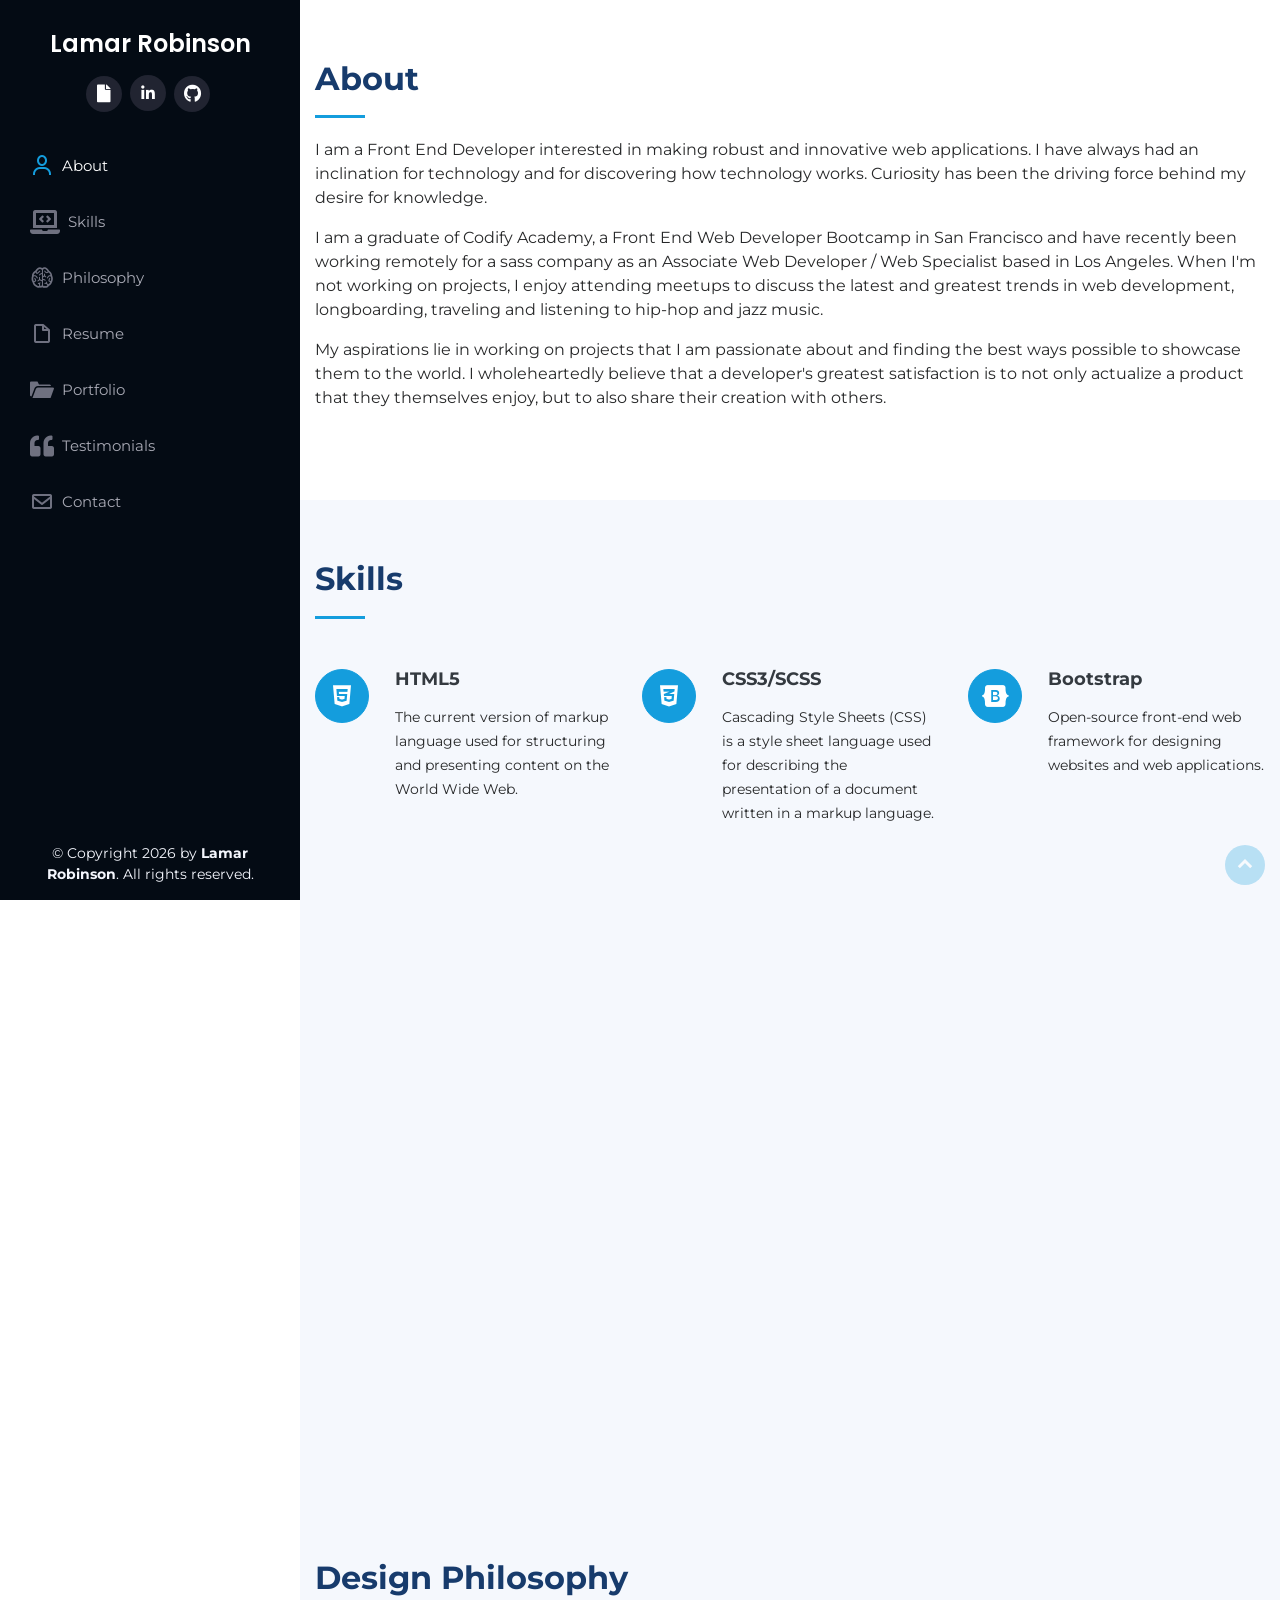
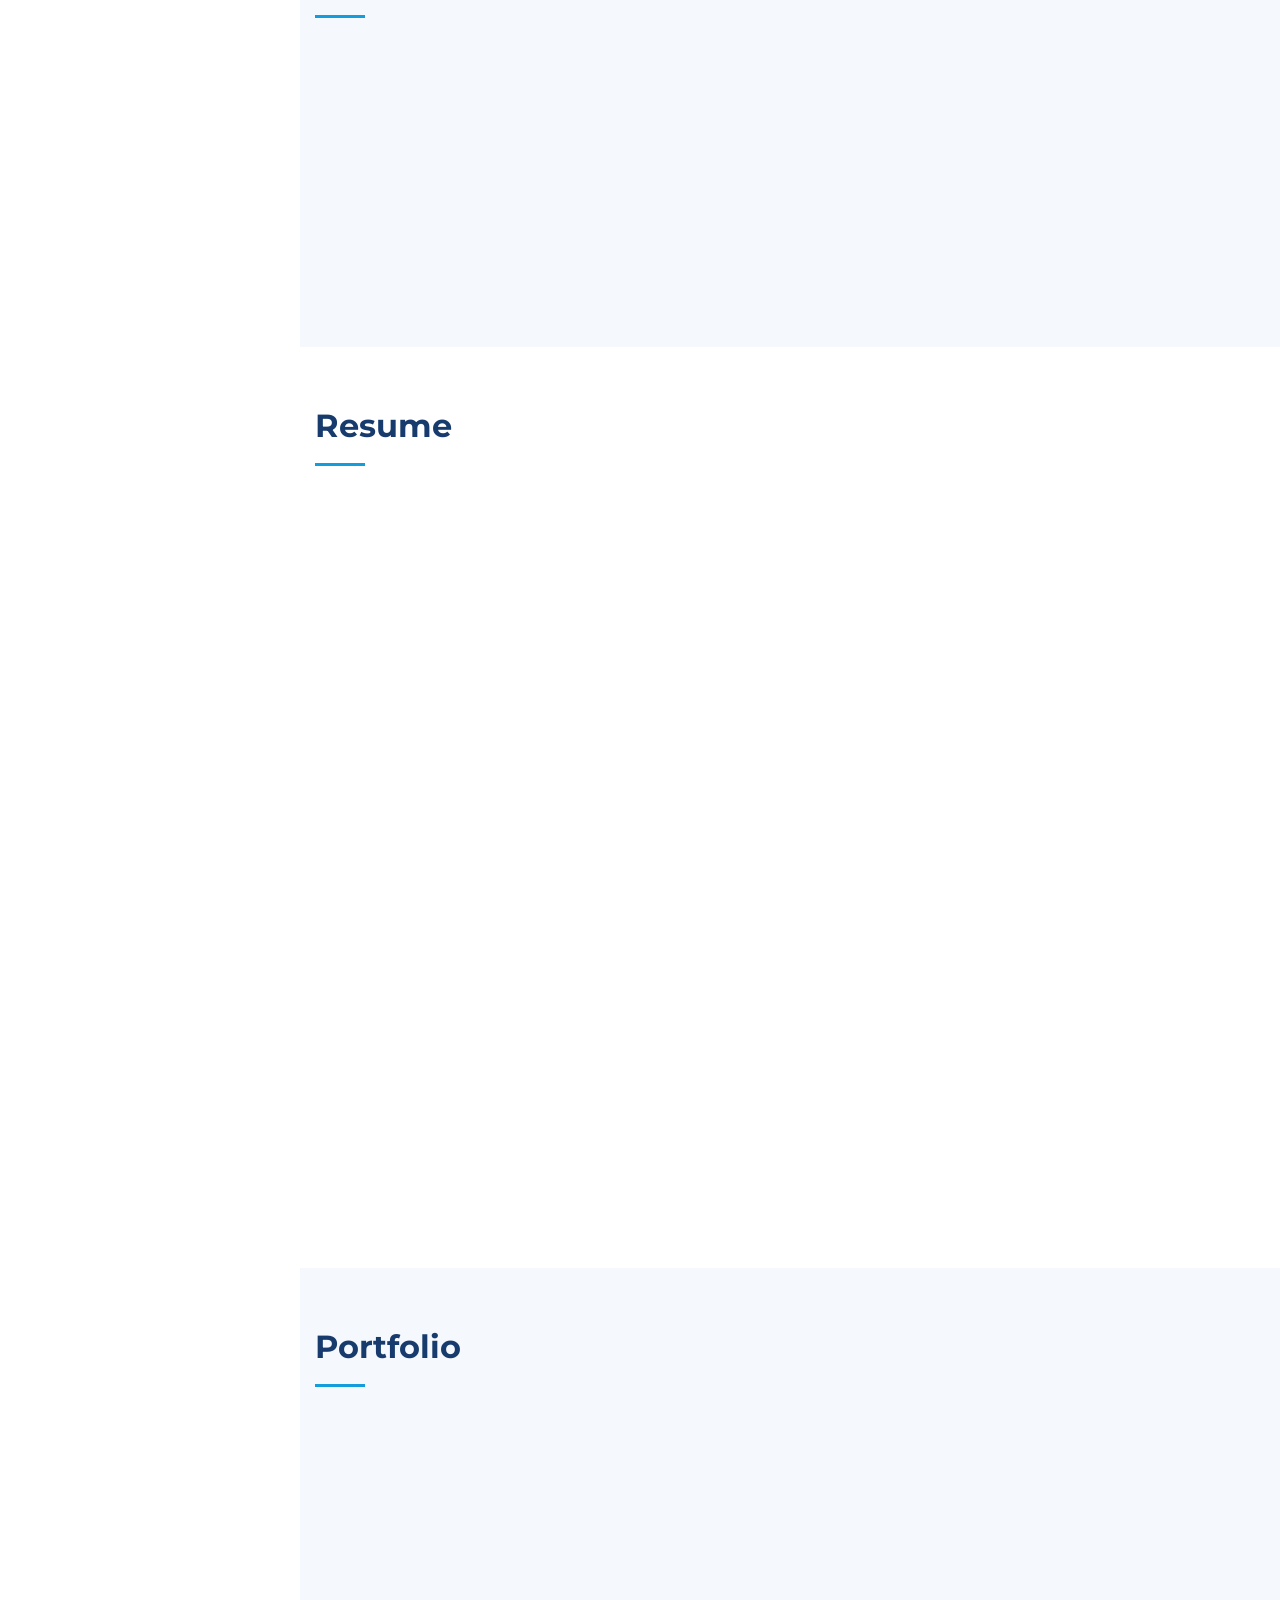
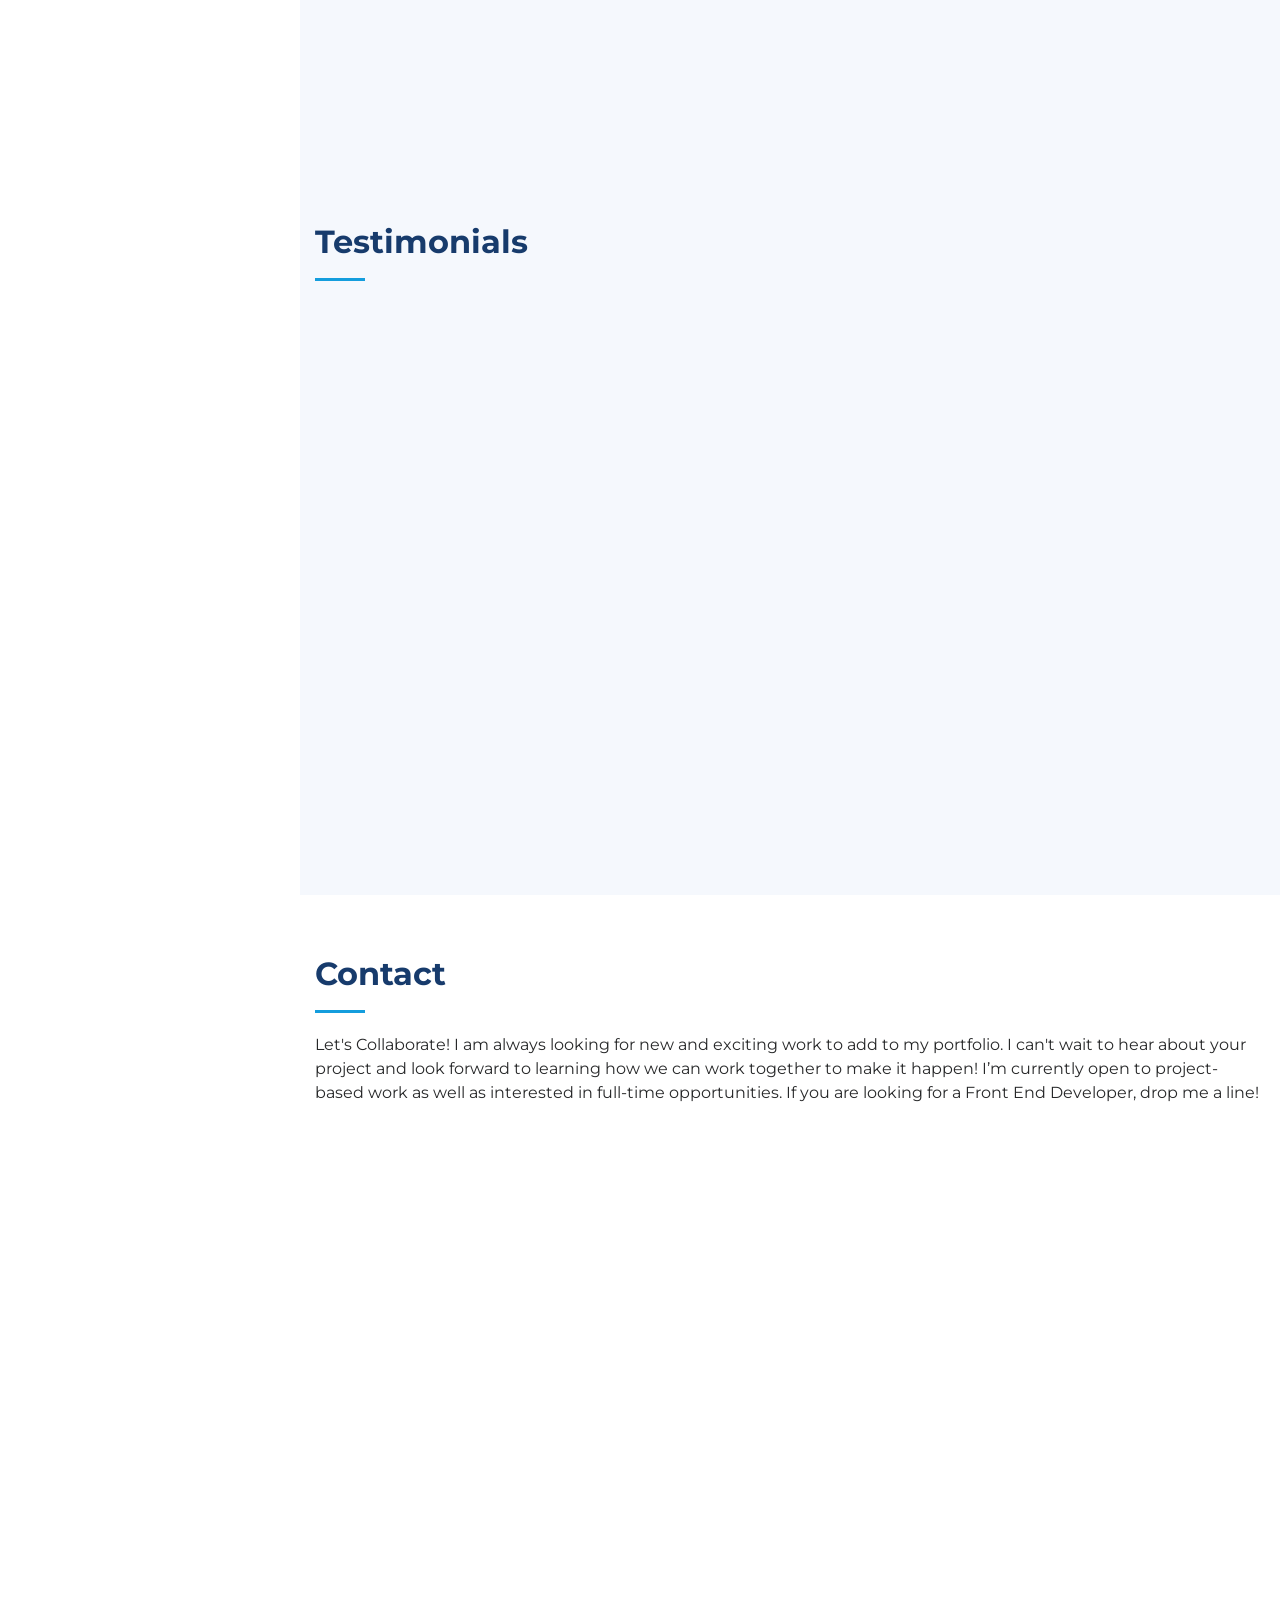
<file: index.html>
<!DOCTYPE html>
<html lang="en">

<head>
  <meta charset="utf-8">
  <meta content="width=device-width, initial-scale=1.0" name="viewport">

  <title>Lamar Robinson | FrontEnd Developer</title>
  <meta name="description" content="Developer Portfolio">
  <meta name="keywords" content="Developer Portfolio">
  <meta name="author" content="Lamar Robinson">

  <!-- Favicons -->
  <link href="assets/img/favicon.png" rel="icon">
  <link href="assets/img/apple-touch-icon.png" rel="apple-touch-icon">

  <!-- Google Fonts -->
  <link href="https://fonts.googleapis.com/css?family=Montserrat:300,300i,400,400i,600,600i,700,700i|Raleway:300,300i,400,400i,500,500i,600,600i,700,700i|Poppins:300,300i,400,400i,500,500i,600,600i,700,700i" rel="stylesheet">

  <!-- Vendor CSS Files -->
  <link href="assets/vendor/fontawesome/css/all.min.css" rel="stylesheet">
  <link href="assets/vendor/bootstrap/css/bootstrap.min.css" rel="stylesheet">
  <link href="assets/vendor/icofont/icofont.min.css" rel="stylesheet">
  <link href="assets/vendor/boxicons/css/boxicons.min.css" rel="stylesheet">
  <link href="assets/vendor/venobox/venobox.css" rel="stylesheet">
  <link href="assets/vendor/owl.carousel/assets/owl.carousel.min.css" rel="stylesheet">
  <link href="assets/vendor/aos/aos.css" rel="stylesheet">

  <!-- Template Main CSS File -->
  <link href="assets/css/style.css" rel="stylesheet">

</head>

<body>

  <!-- ======= Header ======= -->
  <header id="header">
    <div class="d-flex flex-column">

      <div class="profile">
        <!-- <img src="assets/img/profile-img.jpg" alt="" class="img-fluid rounded-circle"> -->
        <h1 class="text-light" style="margin-top:30px;"><a href="index.html">Lamar Robinson</a></h1><!--Remove inline styling-->
        <div class="social-links mt-3 text-center">
          <a href="assets/pdf/resume.pdf" target="_blank" class="resume"><i class="fas fa-file"></i></a>
          <a href="https://www.linkedin.com/in/lamar-robinson-0823/" target="_blank" class="linkedin"><i class="bx bxl-linkedin"></i></a>
          <a href="https://www.github.com/lrobinson823" target="_blank" class="github"><i class="fab fa-github"></i></a>
        </div>
      </div>

      <nav class="nav-menu">
        <ul>
          <!-- <li class="active"><a href="index.html"><i class="bx bx-home"></i> <span>Home</span></a></li> -->
          <li><a href="#about"><i class="bx bx-user"></i> <span>About</span></a></li>
          <li><a href="#skills"><i class="fas fa-laptop-code"></i> Skills</a></li>
          <li><a href="#philosophy"><i class="icofont-brain-alt"></i> Philosophy</a></li>
          <li><a href="#resume"><i class="bx bx-file-blank"></i> <span>Resume</span></a></li>
          <li><a href="#portfolio"><i class="icofont-ui-folder"></i> Portfolio</a></li>
          <li><a href="#testimonials"><i class="fas fa-quote-left"></i> Testimonials</a></li>
          <li><a href="#contact"><i class="bx bx-envelope"></i> Contact</a></li>

        </ul>
      </nav><!-- .nav-menu -->
      <button type="button" class="mobile-nav-toggle d-xl-none"><i class="icofont-navigation-menu"></i></button>

    </div>
  </header><!-- End Header -->

  <!-- ======= Hero Section ======= -->
  <section id="hero" class="d-flex flex-column justify-content-center align-items-center">
    <div class="hero-container" data-aos="fade-in">
      <h1>Lamar Robinson</h1>
      <p>I'm a <span class="typed" data-typed-items="Front End Web Developer"></span></p>
    </div>
  </section>
  <!-- End Hero -->

  <main id="main">

    <!-- ======= About Section ======= -->
    <section id="about" class="about">
      <div class="container">

        <div class="section-title">
          <h2>About</h2>
          <p style="margin-bottom:16px;"><!--Remove inline styling-->
            I am a Front End Developer interested in making robust and innovative web
            applications. I have always had
            an
            inclination for technology and for discovering how technology works. Curiosity has been the driving force
            behind my desire for knowledge.
          </p>
          <p style="margin-bottom:16px;">
            I am a graduate of Codify Academy, a Front End Web Developer Bootcamp in San Francisco and have recently
            been working remotely for a sass company as an Associate Web Developer / Web Specialist based in Los Angeles. When I'm not working on
            projects, I enjoy attending meetups to discuss the latest and greatest trends in web development,
            longboarding, traveling and listening to hip-hop and jazz music.
          </p>
          <p>My aspirations lie in working on projects that I am passionate about and finding the best ways possible
            to showcase them to the world. I wholeheartedly believe that a developer's greatest satisfaction is to not
            only actualize a product that they themselves enjoy, but to also share their creation with others.
          </p>
        </div>

      </div>

    </section><!-- End About Section -->

    <!-- ======= Skills Section ======= -->
    <section id="skills" class="skills section-bg">
      <div class="container">

        <div class="section-title">
          <h2>Skills</h2>
        </div>

        <div class="row skills-content">
          <div class="col-lg-4 col-md-6 icon-box" data-aos="fade-up">
            <div class="icon"><i class="fab fa-html5"></i></div>
            <h4 class="title"><a href="">HTML5</a></h4>
            <p class="description">The current version of markup language used for structuring and presenting content on
              the World Wide Web.</p>
          </div>
          <div class="col-lg-4 col-md-6 icon-box" data-aos="fade-up" data-aos-delay="100">
            <div class="icon"><i class="fab fa-css3-alt"></i></div>
            <h4 class="title"><a href="">CSS3/SCSS</a></h4>
            <p class="description">Cascading Style Sheets (CSS) is a style sheet language used for describing the
              presentation of a document written in a markup language.</p>
          </div>
          <div class="col-lg-4 col-md-6 icon-box" data-aos="fade-up" data-aos-delay="200">
            <div class="icon"><i class="fab fa-bootstrap"></i></div>
            <h4 class="title"><a href="">Bootstrap</a></h4>
            <p class="description">Open-source front-end web framework for designing websites and web applications.</p>
          </div>
        </div>

        <div class="row skills-content">
          <div class="col-lg-4 col-md-6 icon-box" data-aos="fade-up">
            <div class="icon"><i class="fab fa-js-square"></i></div>
            <h4 class="title"><a href="">Javascript</a></h4>
            <p class="description">A high-level, dynamic, untyped, and interpreted programming language.</p>
          </div>
          <div class="col-lg-4 col-md-6 icon-box" data-aos="fade-up" data-aos-delay="100">
            <div class="icon"><i class="icofont-file-javascript"></i></div>
            <h4 class="title"><a href="">JQuery</a></h4>
            <p class="description">Cross-platform JavaScript library designed to simplify the client-side scripting of
              HTML.</p>
          </div>
          <div class="col-lg-4 col-md-6 icon-box" data-aos="fade-up" data-aos-delay="100">
            <div class="icon"><i class="fas fa-server"></i></div>
            <h4 class="title"><a href="">API/JSON</a></h4>
            <p class="description">An application programming interface is a connection between computers or between
              computer programs.</p>
          </div>
        </div>

        <div class="row skills-content">
          <div class="col-lg-4 col-md-6 icon-box" data-aos="fade-up">
            <div class="icon"><i class="fab fa-react"></i></div>
            <h4 class="title"><a href="">React</a></h4>
            <p class="description">React is a free and open-source front-end JavaScript library for building user
              interfaces or UI components.</p>
          </div>
          <div class="col-lg-4 col-md-6 icon-box" data-aos="fade-up" data-aos-delay="100">
            <div class="icon"><i class="fab fa-node-js"></i></div>
            <h4 class="title"><a href="">Express</a></h4>
            <p class="description">A back end framework for Node.js, designed for building web applications and APIs.
            </p>
          </div>
          <div class="col-lg-4 col-md-6 icon-box" data-aos="fade-up" data-aos-delay="200">
            <div class="icon"><i class="fas fa-database"></i></div>
            <h4 class="title"><a href="">MongoDB</a></h4>
            <p class="description">Cross-platform NoSQL database program that uses JSON-like documents with optional
              schemas.</p>
          </div>
        </div>

        <div class="row skills-content">
          <div class="col-lg-4 col-md-6 icon-box" data-aos="fade-up">
            <div class="icon"><i class="fab fa-node"></i></div>
            <h4 class="title"><a href="">NodeJS</a></h4>
            <p class="description">Node.js is an open-source, cross-platform, back-end JavaScript runtime environment
              that runs on the V8 engine and executes JavaScript code outside a web browser.</p>
          </div>
          <div class="col-lg-4 col-md-6 icon-box" data-aos="fade-up" data-aos-delay="100">
            <div class="icon"><i class="fab fa-github"></i></div>
            <h4 class="title"><a href="">Github</a></h4>
            <p class="description">A provider of Internet hosting for software development and version control using
              Git.</p>
          </div>
          <div class="col-lg-4 col-md-6 icon-box" data-aos="fade-up" data-aos-delay="200">
            <div class="icon"><i class="icofont-code"></i></div>
            <h4 class="title"><a href="">SEO</a></h4>
            <p class="description">Process of improving the quality and quantity of website traffic to a website or a
              web page from search engines.</p>
          </div>
        </div>

      </div>
    </section><!-- End Skills Section -->

    <!-- ======= Philosophy Section ======= -->
    <section id="philosophy" class="philosophy section-bg">
      <div class="container">

        <div class="section-title">
          <h2>Design Philosophy</h2>
        </div>

        <div class="row">
          <div class="col-lg-4 col-md-6 icon-box" data-aos="fade-up">
            <div class="icon"><i class="fas fa-mobile-alt"></i></div>
            <h4 class="title"><a href="">Responsive Design</a></h4>
            <p class="description">The very best viewing experience across a wide range of devices.</p>
          </div>
          <div class="col-lg-4 col-md-6 icon-box" data-aos="fade-up" data-aos-delay="100">
            <div class="icon"><i class="fas fa-code"></i></div>
            <h4 class="title"><a href="">Clean Code</a></h4>
            <p class="description">A stable codebase written with best practice standards in mind.</p>
          </div>
          <div class="col-lg-4 col-md-6 icon-box" data-aos="fade-up" data-aos-delay="200">
            <div class="icon"><i class="fas fa-star"></i></div>
            <h4 class="title"><a href="">Consistent</a></h4>
            <p class="description">Unique minimal design with a balance of aesthetics and functionality.</p>
          </div>
        </div>

      </div>
    </section><!-- End Philosophy Section -->

    <!-- ======= Resume Section ======= -->
    <section id="resume" class="resume">
      <div class="container">

        <div class="section-title">
          <h2>Resume</h2>
        </div>

        <div class="row">
          <div class="col-lg-6" data-aos="fade-up">
            <h3 class="resume-title">Sumary</h3>
            <div class="resume-item pb-0">
              <h4>Lamar Robinson</h4>
              <p><em>Front End Web Developer with a demonstrated history of working in the Webflow and WordPress web
                  development CMS platforms.</em></p>
              <ul>
                <li>+1 951 285-2059</li>
                <li>info@lamar-robinson.dev</li>
                <li>United States</li>
              </ul>
            </div>

            <h3 class="resume-title">Education</h3>
            <div class="resume-item">
              <h4>Associate's Degree</h4>
              <h5>2013 - 2016</h5>
              <p><em>Fullerton College, Fullerton, CA</em></p>
              <p>Interdisciplinary Studies: Science and Mathematics</p>
            </div>
            <div class="resume-item">
              <h4>Front End Web Developer Certification</h4>
              <h5>2016 - 2017</h5>
              <p><em>Codify Academy, San Francisco, CA</em></p>
              <p>Certificate of Completion - Front End Web Development</p>
            </div>
          </div>
          <div class="col-lg-6" data-aos="fade-up" data-aos-delay="100">
            <h3 class="resume-title">Professional Experience</h3>
            <div class="resume-item">
              <h4>Associate Web Developer | Website Specialist</h4>
              <h5>2019 - Present</h5>
              <p><em>PushPress, El Segundo, CA</em></p>
              <!-- <ul>
                <li></li>
              </ul> -->
            </div>
            <div class="resume-item">
              <h4>Web Developer Intern</h4>
              <h5>2018 - 2019</h5>
              <p><em>Tatum Games, Santa Clarita, CA</em></p>
              <!-- <ul>
                <li></li>
              </ul> -->
            </div>
            <div class="resume-item">
              <h4>System Administrator</h4>
              <h5>2017 - 2018</h5>
              <p><em>Sharp Business Systems of Southern California, Inglewood, CA</em></p>
              <!-- <ul>
                <li></li>
              </ul> -->
            </div>
          </div>
        </div>

      </div>
    </section><!-- End Resume Section -->

    <!-- ======= Portfolio Section ======= -->
    <section id="portfolio" class="portfolio section-bg">
      <div class="container">

        <div class="section-title">
          <h2>Portfolio</h2>
        </div>

        <!-- <div class="row" data-aos="fade-up">
          <div class="col-lg-12 d-flex justify-content-center">
            <ul id="portfolio-flters">
              <li data-filter="*" class="filter-active">All</li>
              <li data-filter=".filter-app">App</li>
              <li data-filter=".filter-card">Design</li>
              <li data-filter=".filter-web">Web</li>
            </ul>
          </div>
        </div> -->

        <div class="row portfolio-container" data-aos="fade-up" data-aos-delay="100">

          <div class="col-lg-4 col-md-6 portfolio-item filter-app">
            <div class="portfolio-wrap">
              <img src="assets/img/portfolio/portfolio-1.jpg" class="img-fluid" alt="">
              <div class="portfolio-links">
                <a href="assets/img/portfolio/portfolio-1.jpg" data-gall="portfolioGallery" class="venobox" title="DevConnector"><i class="bx bx-plus"></i></a>
                <a href="https://devconnector-823.herokuapp.com/" target="_blank" title="More Details"><i class="bx bx-link"></i></a>
              </div>
            </div>
            <div class="portfolio-title">
              <h4>DevConnector</h4>
            </div>
          </div>

          <div class="col-lg-4 col-md-6 portfolio-item filter-app">
            <div class="portfolio-wrap">
              <img src="assets/img/portfolio/portfolio-2.jpg" class="img-fluid" alt="">
              <div class="portfolio-links">
                <a href="assets/img/portfolio/portfolio-2.jpg" data-gall="portfolioGallery" class="venobox" title="Motion Media Studio"><i class="bx bx-plus"></i></a>
                <a href="https://motionmediastudio.com/" target="_blank" title="More Details"><i class="bx bx-link"></i></a>
              </div>
            </div>
            <div class="portfolio-title">
              <h4>Motion Media Studio</h4>
            </div>
          </div>

        </div>

      </div>
    </section><!-- End Portfolio Section -->

    <!-- ======= Testimonials Section ======= -->
    <section id="testimonials" class="testimonials section-bg">
      <div class="container">

        <div class="section-title">
          <h2>Testimonials</h2>
        </div>

        <div class="owl-carousel testimonials-carousel">

          <div class="testimonial-item" data-aos="fade-up" data-aos-delay="100">
            <p>
              <i class="bx bxs-quote-alt-left quote-icon-left"></i>
              Lamar is an all around great guy. He's very dependable and has a great combination of technical and soft
              skills. He's very engaging and not afraid to ask questions to better comprehend the task at hand.
              <i class="bx bxs-quote-alt-right quote-icon-right"></i>
            </p>
            <img class="testimonial-img" src="assets/img/testimonials/isaacHartwick.jpg" alt="">
            <h3>Issac Hartwick</h3>
            <h4>Developer at <img class="testimonial-img-logo" src="assets/img/testimonials/edrivingLogo.jpg"></h4>
          </div>

          <div class="testimonial-item" data-aos="fade-up" data-aos-delay="200">
            <p>
              <i class="bx bxs-quote-alt-left quote-icon-left"></i>
              I really enjoyed working with Lamar. He picks up new things fast and is a superb communicator. He was
              always
              asking great questions, learns new concepts very quickly and isn't afraid to apply them right away.
              <i class="bx bxs-quote-alt-right quote-icon-right"></i>
            </p>
            <img class="testimonial-img" src="assets/img/testimonials/mattBrody.jpg" alt="">
            <h3>Matt Brody</h3>
            <h4>Co-Founder at <img class="testimonial-img-logo" src="assets/img/testimonials/codifyLogo.jpg"></h4>
          </div>

          <div class="testimonial-item" data-aos="fade-up">
            <p>
              <i class="bx bxs-quote-alt-left quote-icon-left"></i>
              I would highly recommend Lamar as a conscientious developer dedicated to improving his coding skills and
              refining his craft. Lamar is a dedicated individual with a passion for learning, who was always eager to
              ask questions.
              <i class="bx bxs-quote-alt-right quote-icon-right"></i>
            </p>
            <img class="testimonial-img" src="assets/img/testimonials/philippSchulte.jpg" alt="">
            <h3>Philipp Schulte</h3>
            <h4>Developer at <img class="testimonial-img-logo" src="assets/img/testimonials/fastlyLogo.jpg"></h4>
          </div>

        </div>

      </div>
    </section><!-- End Testimonials Section -->

    <!-- ======= Contact Section ======= -->
    <section id="contact" class="contact">
      <div class="container">

        <div class="section-title">
          <h2>Contact</h2>
          <p>Let's Collaborate! I am always looking for new and exciting work to add to my portfolio. I can't wait to
            hear about your project and look forward to learning how we can work together to make it happen! I’m
            currently open to project-based work as well as interested in full-time opportunities. If you are looking
            for a Front End Developer, drop me a line!

          </p>
        </div>

        <div class="row" data-aos="fade-in">

          <div class="col-lg-5 d-flex align-items-stretch">
            <div class="info">
              <div class="phone">
                <i class="icofont-phone"></i>
                <h4>Call:</h4>
                <p>+1 951 285-2059</p>
              </div>

              <div class="email">
                <i class="icofont-envelope"></i>
                <h4>Email:</h4>
                <p>info@lamar-robinson.dev</p>
              </div>

              <div class="address">
                <i class="icofont-google-map"></i>
                <h4>Location:</h4>
                <p>United States</p>
              </div>

              <iframe src="https://www.google.com/maps/embed?pb=!1m18!1m12!1m3!1d11855252.444366394!2d-106.88635362296829!3d40.635734061991805!2m3!1f0!2f0!3f0!3m2!1i1024!2i768!4f13.1!3m3!1m2!1s0x54eab584e432360b%3A0x1c3bb99243deb742!2sUnited%20States!5e0!3m2!1sen!2sus!4v1671075823214!5m2!1sen!2sus" style="border:0; width: 100%; height: 290px;" allowfullscreen="" loading="lazy"></iframe>
            </div>

          </div>

          <div class="col-lg-7 mt-5 mt-lg-0 d-flex align-items-stretch">
            <form class="email-form" method="post" action="https://formspree.io/f/xwkajkrb">
              <div class="form-row">
                <div class="form-group col-md-6">
                  <label for="name">Your Name</label>
                  <input type="text" name="name" class="form-control" id="name" data-rule="minlen:4" data-msg="Please enter at least 4 chars" />
                  <div class="validate"></div>
                </div>
                <div class="form-group col-md-6">
                  <label for="name">Your Email</label>
                  <input type="email" class="form-control" name="email" id="email" data-rule="email" data-msg="Please enter a valid email" />
                  <div class="validate"></div>
                </div>
              </div>
              <div class="form-group">
                <label for="name">Subject</label>
                <input type="text" class="form-control" name="subject" id="subject" data-rule="minlen:4" data-msg="Please enter at least 8 chars of subject" />
                <div class="validate"></div>
              </div>
              <div class="form-group">
                <label for="name">Message</label>
                <textarea class="form-control" name="message" rows="10" data-rule="required" data-msg="Please write something for us"></textarea>
                <div class="validate"></div>
              </div>
              <div class="mb-3">
                <div class="loading">Loading</div>
                <div class="error-message"></div>
                <div class="sent-message">Your message has been sent. Thank you!</div>
              </div>
              <div class="text-center"><button type="submit">Send Message</button></div>
            </form>
          </div>

        </div>

      </div>
    </section><!-- End Contact Section -->

  </main><!-- End #main -->

  <!-- ======= Footer ======= -->
  <footer id="footer">
    <div class="container">
      <div class="copyright">
        © Copyright
        <script>
          document.write(new Date().getFullYear())
        </script> by <strong><span>Lamar Robinson</span></strong>. All rights reserved.
      </div>
    </div>
  </footer><!-- End  Footer -->

  <a href="#" class="back-to-top"><i class="icofont-simple-up"></i></a>

  <!-- Vendor JS Files -->
  <script src="assets/vendor/jquery/jquery.min.js"></script>
  <script src="assets/vendor/bootstrap/js/bootstrap.bundle.min.js"></script>
  <script src="assets/vendor/jquery.easing/jquery.easing.min.js"></script>
  <script src="assets/vendor/waypoints/jquery.waypoints.min.js"></script>
  <script src="assets/vendor/isotope-layout/isotope.pkgd.min.js"></script>
  <script src="assets/vendor/venobox/venobox.min.js"></script>
  <script src="assets/vendor/owl.carousel/owl.carousel.min.js"></script>
  <script src="assets/vendor/typed.js/typed.min.js"></script>
  <script src="assets/vendor/aos/aos.js"></script>

  <!-- Template Main JS File -->
  <script src="assets/js/main.js"></script>

</body>

</html>
</file>
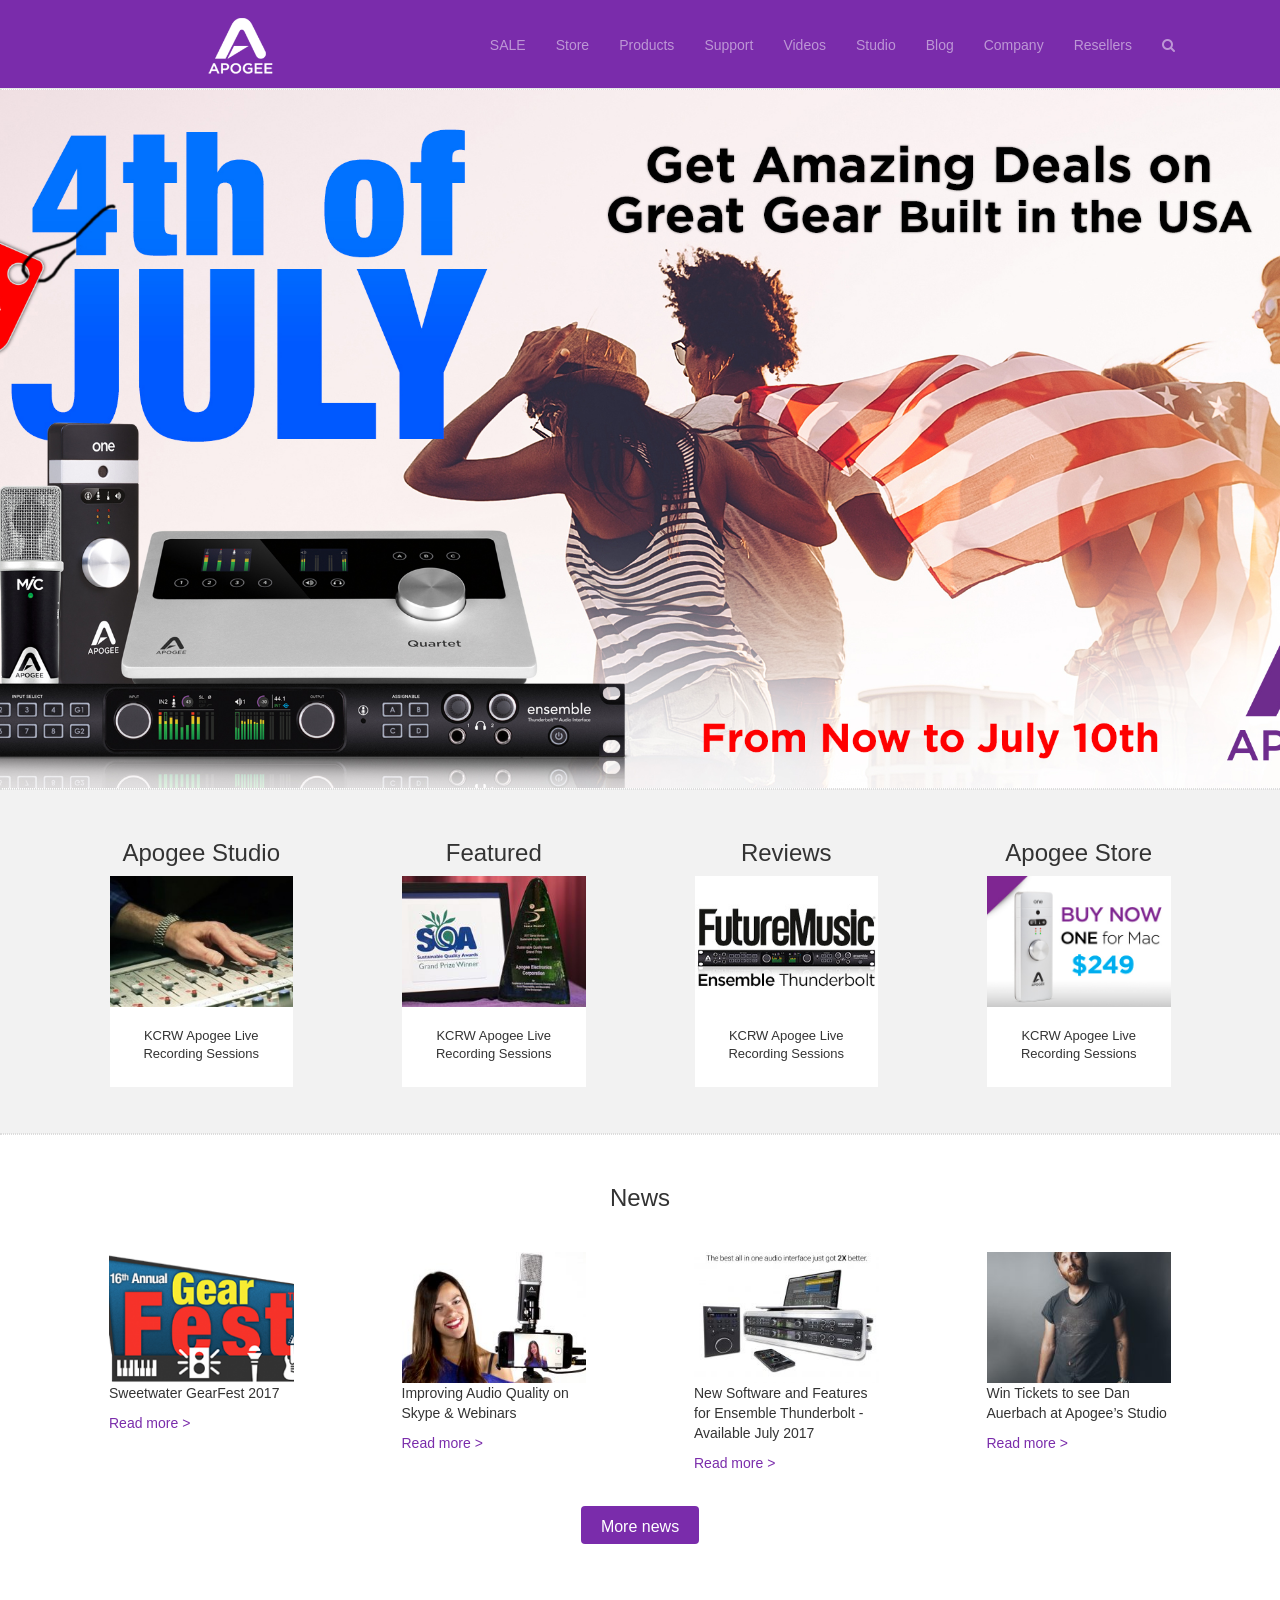
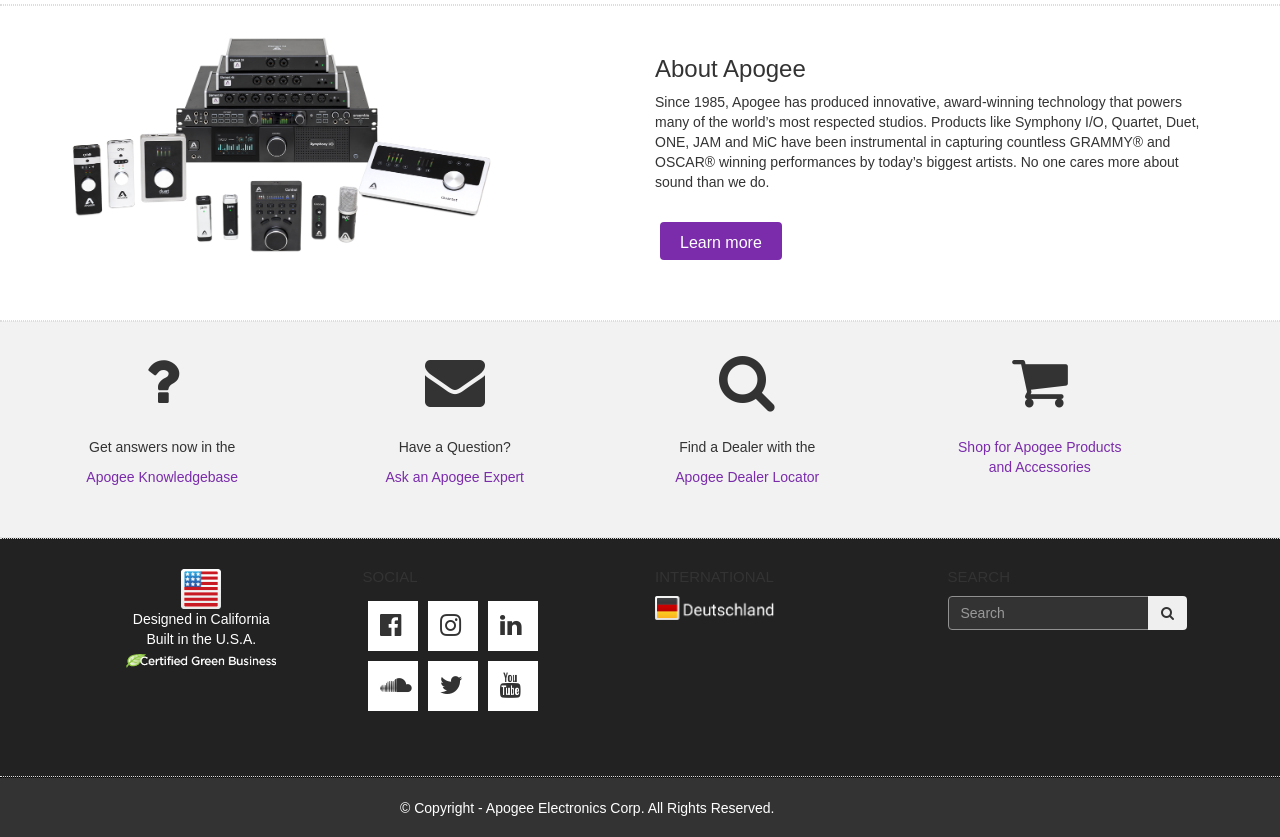
<file: src/img/projects/ApogeeElectronics.github.io-master/index.html>
<!DOCTYPE html>
<html>

<head>
  <meta charset="utf-8">
  <title>Apogee Electronics</title>

  <link rel="stylesheet" href="https://maxcdn.bootstrapcdn.com/bootstrap/3.3.7/css/bootstrap.min.css">
  <link rel="stylesheet" href="https://maxcdn.bootstrapcdn.com/font-awesome/4.7.0/css/font-awesome.min.css">
  <link rel="stylesheet" href="css/styles.css">

  <link rel="shortcut icon" href="images/favicon/favicon.ico">
</head>

<body>

  <!-- Navbar -->
  <nav class="navbar navbar-default navbar-fixed-top" role="navigation">
    <div class="container">
      <div class="navbar-header">
        <a class="navbar-brand" href="#"><img src="images/nav/logo.png" alt="Logo"></a>
        <button type="button" class="navbar-toggle collapsed" data-toggle="collapse" data-target="#top-navbar-1">
      						<span class="sr-only">Toggle navigation</span>
      						<span class="icon-bar"></span>
      						<span class="icon-bar"></span>
      						<span class="icon-bar"></span>
      	</button>
      </div>
      <!-- Collect the nav links, forms, and other content for toggling -->
      <div class="collapse navbar-collapse" id="top-navbar-1">
        <ul class="nav navbar-nav navbar-right">
          <li><a data-toggle="collapse" data-target="#top-navbar-1" href="">SALE</a></li>
          <li><a data-toggle="collapse" data-target="#top-navbar-1" href="">Store</a></li>
          <li class="dropdown">
            <a class="dropdown-toggle" data-toggle="dropdown" href="">
              Products
            </a>
            <ul class="dropdown-menu">
              <li><a href="#">Accessories</a></li>
              <li><a href="#">Apogee in Education</a></li>
              <li><a href="#">ClipMic digital</a></li>
              <li><a href="#">Duet for iPad & Mac</a></li>
              <li><a href="#">Element</a></li>
              <li><a href="#">Ensemble</a></li>
              <li><a href="#">GiO</a></li>
              <li><a href="#">Groove</a></li>
              <li><a href="#">Jam 96k</a></li>
              <li><a href="#">Maestro</a></li>
              <li><a href="#">MetaRecorder</a></li>
              <li><a href="#">MiC 96k</a></li>
              <li><a href="#">MKE 2 Digital</a></li>
              <li><a href="#">One</a></li>
              <li><a href="#">Quartet for iPad & Mac</a></li>
              <li><a href="#">Symphont I/O mk II</a></li>
              <li><a href="#">Legacy Products</a></li>
              <li><a href="#">Refurished Deals (US Only)</a></li>
            </ul>
          </li>
          <li><a data-toggle="collapse" data-target="#top-navbar-1" href="">Support</a></li>
          <li><a data-toggle="collapse" data-target="#top-navbar-1" href="">Videos</a></li>
          <li><a data-toggle="collapse" data-target="#top-navbar-1" href="">Studio</a></li>
          <li class="dropdown">
            <a class="dropdown-toggle" data-toggle="dropdown" href="">
              Blog
            </a>
            <ul class="dropdown-menu">
              <li><a href="#">Home</a></li>
              <li><a href="#">Announcements</a></li>
              <li><a href="#">Artists Stories</a></li>
              <li><a href="#">Events</a></li>
              <li><a href="#">News</a></li>
              <li><a href="#">Customer Spotlight</a></li>
            </ul>
          </li>
          <li class="dropdown">
            <a class="dropdown-toggle" data-toggle="dropdown" href="">
              Company
            </a>
            <ul class="dropdown-menu">
              <li><a href="#">About Apogee</a></li>
              <li><a href="#">Apogee Innovation</a></li>
              <li><a href="#">Artists Stories</a></li>
              <li><a href="#">Mission Statement</a></li>
              <li><a href="#">Environment</a></li>
              <li><a href="#">Apogee Policies</a></li>
              <li><a href="#">Product Warranty & RMA</a></li>
              <li><a href="#">Contact Us</a></li>
              <li><a href="#">Product Images</a></li>
              <li><a href="#">Jobs</a></li>
              <li><a href="#">Apogee Newsletter</a></li>
            </ul>
          </li>
          <li><a data-toggle="collapse" data-target="#top-navbar-1" href="">Resellers</a></li>
          <li><a data-toggle="collapse" data-target="#top-navbar-1" href=""><i class="fa fa-search" aria-hidden="true"></i></a></li>
        </ul>
      </div>
    </div>
  </nav>

  <!-- Header -->
  <header class="section-container header-container"></header>

  <!-- section1 -->
  <section class="section-container section-container-gray-bg">
    <div class="container">
      <div class="row">
        <div class="col-md-3 col-sm-6 col-xs-12">
          <div class="grid-entry">
            <div class="grid-entry-header text-center">
              <h3>Apogee Studio</h3>
            </div>
            <a href="#"><img src="images/section1/apogeeStudio.jpg" alt="Apogee Studio"></a>
            <div class="grid-entry-text">
              <p>KCRW Apogee Live Recording Sessions</p>
            </div>
          </div>
        </div>
        <div class="col-md-3 col-sm-6 col-xs-12">
          <div class="grid-entry">
            <div class="grid-entry-header text-center">
              <h3>Featured</h3>
            </div>
            <a href="#"><img src="images/section1/Award.jpg" alt="Featured"></a>
            <div class="grid-entry-text">
              <p>KCRW Apogee Live Recording Sessions</p>
            </div>
          </div>
        </div>
        <div class="col-md-3 col-sm-6 col-xs-12">
          <div class="grid-entry">
            <div class="grid-entry-header text-center">
              <h3>Reviews</h3>
            </div>
            <a href="#"><img src="images/section1/futureMusic.jpg" alt="Reviews"></a>
            <div class="grid-entry-text">
              <p>KCRW Apogee Live Recording Sessions</p>
            </div>
          </div>
        </div>
        <div class="col-md-3 col-sm-6 col-xs-12">
          <div class="grid-entry">
            <div class="grid-entry-header text-center">
              <h3>Apogee Store</h3>
            </div>
            <a href="#"><img src="images/section1/buyNow.jpg" alt="Apogee Store"></a>
            <div class="grid-entry-text">
              <p>KCRW Apogee Live Recording Sessions</p>
            </div>
          </div>
        </div>
      </div>
    </div>
  </section>

  <!-- section2 -->
  <section class="section-container">
    <div class="container">
      <div class="section-header">
        <h3 class="text-center">News</h3>
      </div>
      <div class="row">
        <div class="col-md-3 col-sm-6">
          <div class="grid-entry2">
            <a href="#"><img src="images/section2/gearfest.png" alt="Apogee Studio"></a>
            <div class="grid-entry2-text">
              <p>Sweetwater GearFest 2017</p>
              <a href="#"><span>Read more &gt;</span></a>
            </div>
          </div>
        </div>
        <div class="col-md-3 col-sm-6">
          <div class="grid-entry2">
            <a href="#"><img src="images/section2/priscilla.jpg" alt="Apogee Studio"></a>
            <div class="grid-entry2-text">
              <p>Improving Audio Quality on Skype & Webinars</p>
              <a href="#"><span>Read more &gt;</span></a>
            </div>
          </div>
        </div>
        <div class="col-md-3 col-sm-6">
          <div class="grid-entry2">
            <a href="#"><img src="images/section2/ensemble.jpg" alt="Apogee Studio"></a>
            <div class="grid-entry2-text">
              <p>New Software and Features for Ensemble Thunderbolt - Available July 2017</p>
              <a href="#"><span>Read more &gt;</span></a>
            </div>
          </div>
        </div>
        <div class="col-md-3 col-sm-6">
          <div class="grid-entry2">
            <a href="#"><img src="images/section2/dan.jpg" alt="Apogee Studio"></a>
            <div class="grid-entry2-text">
              <p>Win Tickets to see Dan Auerbach at Apogee’s Studio</p>
              <a href="#"><span>Read more &gt;</span></a>
            </div>
          </div>
        </div>
      </div>
    </div>
    <div class="row news-button">
      <div class="col-sm-12 text-center">
        <a class="btn btn-default" href="#">More news</a>
      </div>
    </div>
  </section>

  <!-- section3 -->
  <section class="section-container">
    <div class="container">
      <div class="row">
        <div class="col-md-6 col-sm-12">
          <div class="about-image">
            <img src="images/section3/productFamily.png" alt="Product Family">
          </div>
        </div>
        <div class="col-md-6 col-sm-12">
          <div class="about">
            <div class="about-header">
              <h3>About Apogee</h3></div>
            <div class="about-text">
              <p>Since 1985, Apogee has produced innovative, award-winning technology that powers many of the world’s most respected studios. Products like Symphony I/O, Quartet, Duet, ONE, JAM and MiC have been instrumental in capturing countless GRAMMY®
                and OSCAR® winning performances by today’s biggest artists. No one cares more about sound than we do.
              </p>
              <div class="about-button">
                <a class="btn btn-default" href="#">Learn more</a>
              </div>
            </div>
          </div>
        </div>
      </div>
    </div>
  </section>

  <!-- section4 -->
  <section class="section-container section-container-gray-bg">
    <div class="container">
      <div class="row">
        <div class="col-md-3 col-sm-6 text-center">
          <div class="grid-entry3">
            <i class="fa fa-question" aria-hidden="true"></i>
            <div class="grid-entry3-text">
              <p>Get answers now in the</p>
              <a href="#"><span>Apogee Knowledgebase</span></a>
            </div>
          </div>
        </div>
        <div class="col-md-3 col-sm-6 text-center">
          <div class="grid-entry3">
            <i class="fa fa-envelope" aria-hidden="true"></i>
            <div class="grid-entry3-text">
              <p>Have a Question?</p>
              <a href="#"><span>Ask an Apogee Expert</span></a>
            </div>
          </div>
        </div>
        <div class="col-md-3 col-sm-6 text-center">
          <div class="grid-entry3">
            <i class="fa fa-search" aria-hidden="true"></i>
            <div class="grid-entry3-text">
              <p>Find a Dealer with the</p>
              <a href="#"><span>Apogee Dealer Locator</span></a>
            </div>
          </div>
        </div>
        <div class="col-md-3 col-sm-6 text-center">
          <div class="grid-entry3">
            <i class="fa fa-shopping-cart" aria-hidden="true"></i>
            <div class="grid-entry3-text">
              <a href="#"><span>Shop for Apogee Products and Accessories</span></a>
            </div>
          </div>
        </div>
      </div>
    </div>
  </section>

  <!-- Footer -->
  <footer class="section-container section-container-dark-gray-bg">
    <div class="container">
      <div class="row footer-content">
        <div class="col-md-3 col-sm-12 text-center">
          <div class="usa">
            <img class="flag" src="images/footer/usa.png" alt="usa">
            <div>
              <a href="#">Designed in California <br> Built in the U.S.A.</a>
            </div>
            <img src="images/footer/certifiedGreen.png" alt="Certified Green">
          </div>
        </div>
        <div class="col-md-3 col-sm-12">
          <div class="social-header">
            <h3>SOCIAL</h3>
          </div>
          <div class="social-links">
            <div class="social-box">
              <div class="social">
                <i class="fa fa-facebook-official" aria-hidden="true"></i>
              </div>
            </div>
            <div class="social-box">
              <div class="social">
                <i class="fa fa-instagram" aria-hidden="true"></i>
              </div>
            </div>
            <div class="social-box">
              <div class="social">
                <i class="fa fa-linkedin" aria-hidden="true"></i>
              </div>
            </div>
            <div class="social-box">
              <div class="social">
                <i class="fa fa-soundcloud" aria-hidden="true"></i>
              </div>
            </div>
            <div class="social-box">
              <div class="social">
                <i class="fa fa-twitter" aria-hidden="true"></i>
              </div>
            </div>
            <div class="social-box">
              <div class="social">
                <i class="fa fa-youtube" aria-hidden="true"></i>
              </div>
            </div>
          </div>
        </div>
        <div class="col-md-3 col-sm-12">
          <div class="international-header">
            <h3>INTERNATIONAL</h3>
          </div>
          <div class="international-img">
            <img src="images/footer/language-icon-de.png" alt="international">
          </div>
        </div>
        <div class="col-md-3 col-sm-12">
          <div class="search-header">
            <h3>SEARCH</h3>
          </div>
          <div class="">
            <form class="navbar-form" role="search">
              <div class="input-group add-on">
                <input class="form-control" placeholder="Search" name="srch-term" id="srch-term" type="text">
                <div class="input-group-btn">
                  <button class="btn" type="submit"><i class="fa fa-search" aria-hidden="true"></i></button>
                </div>
              </div>
            </form>
          </div>
        </div>
      </div>
    </div>
  </footer>

  <section class="section-copyright">
    <div class="container-fluid">
      <div class="row copyright">
        <p>© Copyright - Apogee Electronics Corp. All Rights Reserved.</p>
      </div>
    </div>
  </section>

  <script type="text/javascript" src="https://code.jquery.com/jquery-3.2.1.min.js"></script>
  <script type="text/javascript" src="https://maxcdn.bootstrapcdn.com/bootstrap/3.3.7/js/bootstrap.min.js"></script>
  <script type="text/javascript" src="js/jquery.backstretch.min.js"></script>
  <script type="text/javascript" src="js/scripts.js"></script>
</body>

</html>
</file>
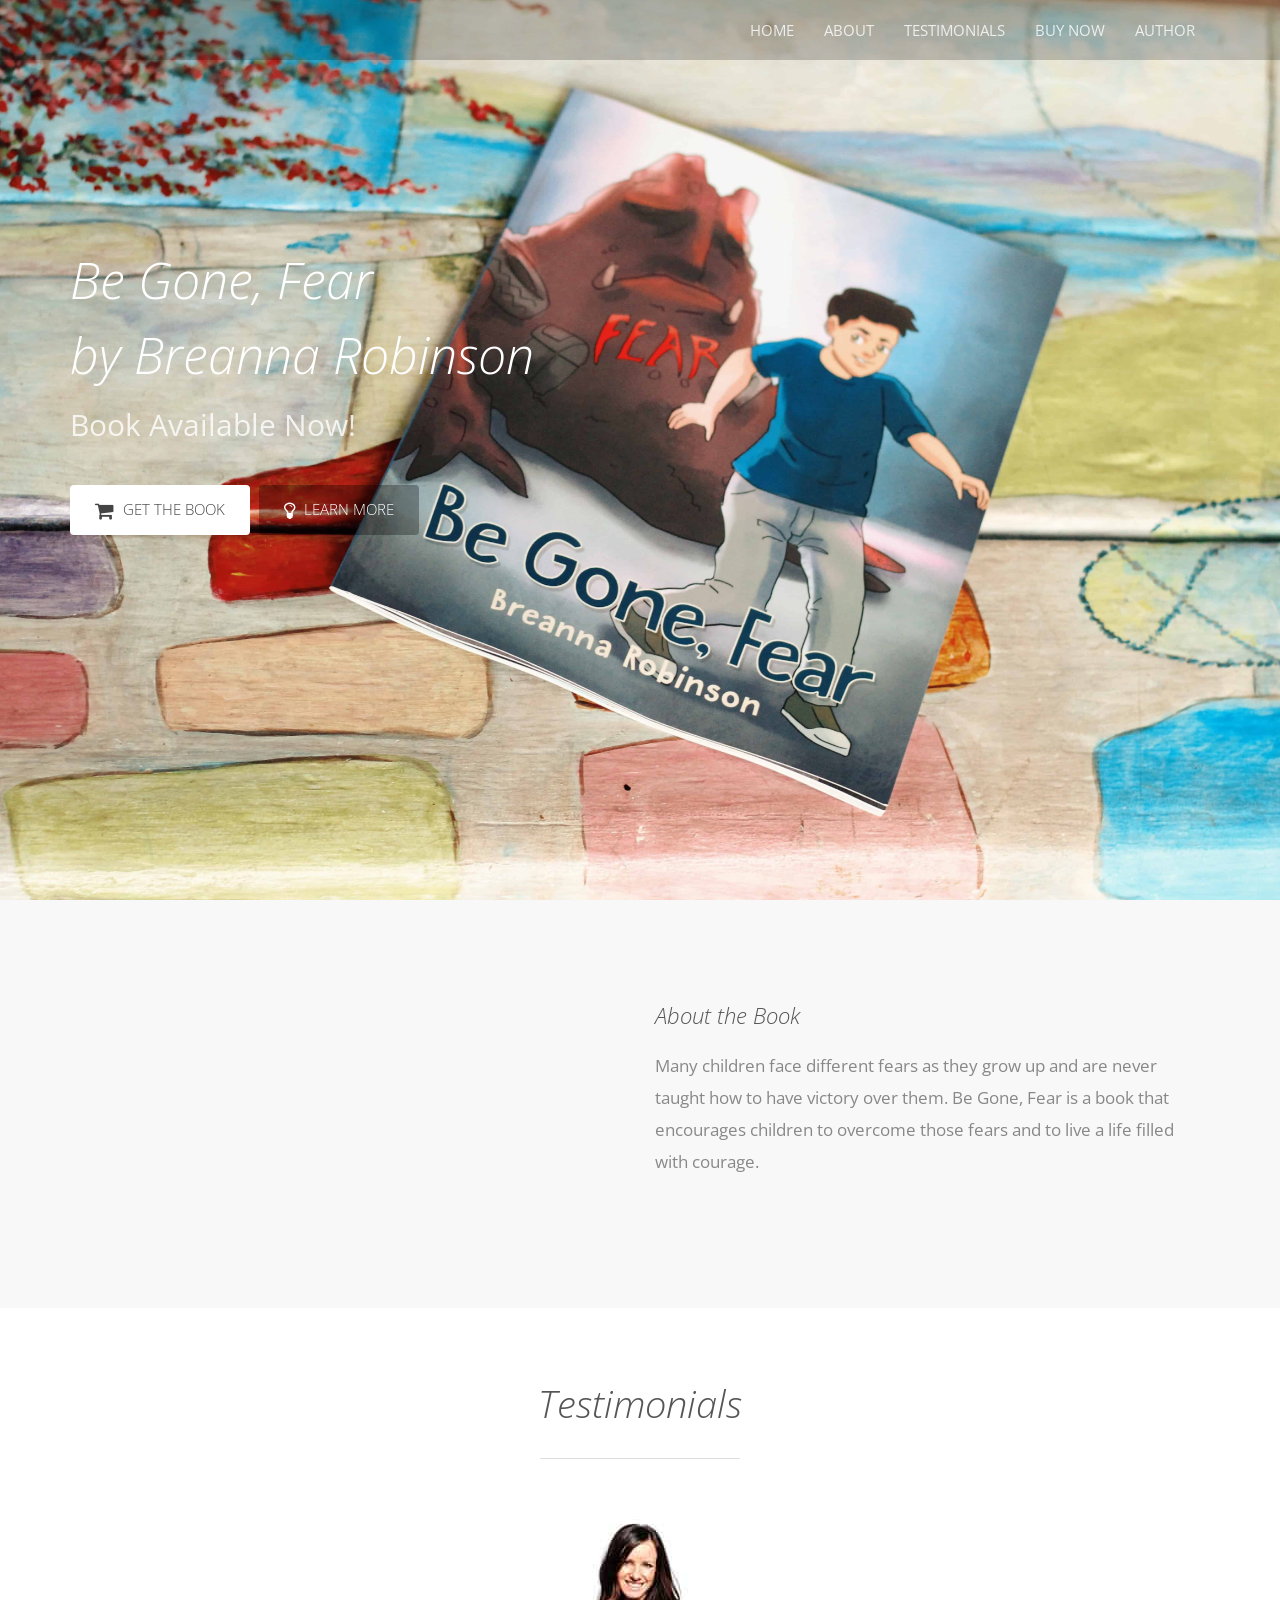
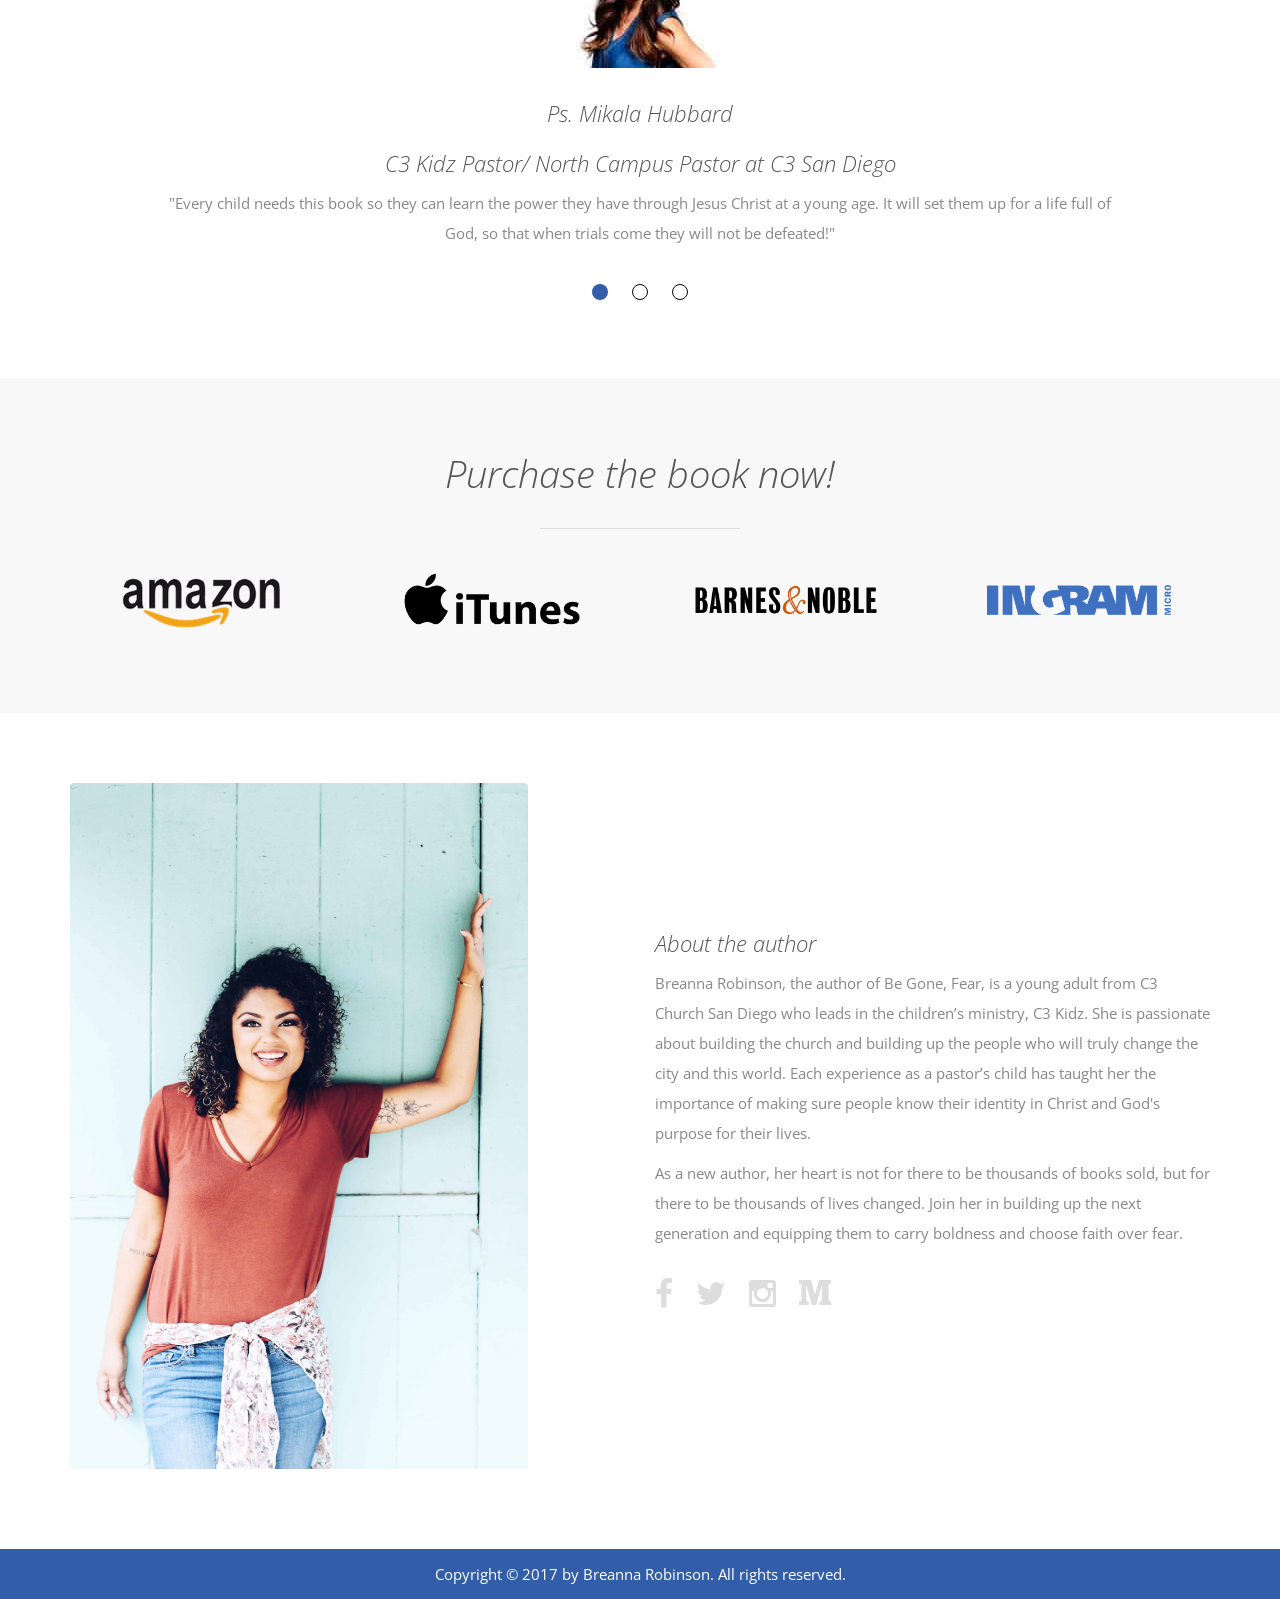
<file: src/img/projects/BeGoneFear.github.io-master/index.html>
<!DOCTYPE html>
<html lang="en">

<head>

  <meta charset="utf-8">
  <meta http-equiv="X-UA-Compatible" content="IE=edge">
  <meta name="viewport" content="width=device-width, initial-scale=1">
  <title>Be Gone Fear</title>

  <!-- CSS -->
  <link rel="stylesheet" href="https://fonts.googleapis.com/css?family=Open+Sans:400,300,300italic,600">
  <link rel="stylesheet" href="assets/bootstrap/css/bootstrap.min.css">
  <link rel="stylesheet" href="assets/font-awesome/css/font-awesome.min.css">
  <link rel="stylesheet" href="assets/css/animate.css">
  <link rel="stylesheet" href="assets/css/style.css">
  <link rel="stylesheet" href="assets/css/media-queries.css">

  <!-- Favicon -->
  <link rel="shortcut icon" href="assets/img/favicon/favicon.ico">

</head>

<body>

  <!-- Loader -->
  <div class="loader">
    <div class="loader-img"></div>
  </div>

  <!-- Top menu -->
  <nav class="navbar navbar-inverse navbar-fixed-top navbar-no-bg" role="navigation">
    <div class="container">
      <div class="navbar-header">
        <button type="button" class="navbar-toggle collapsed" data-toggle="collapse" data-target="#top-navbar-1">
						<span class="sr-only">Toggle navigation</span>
						<span class="icon-bar"></span>
						<span class="icon-bar"></span>
						<span class="icon-bar"></span>
					</button>
        <a class="navbar-brand" href="index.html"></a>
      </div>
      <!-- Collect the nav links, forms, and other content for toggling -->
      <div class="collapse navbar-collapse" id="top-navbar-1">
        <ul class="nav navbar-nav navbar-right">
          <li><a class="scroll-link" href="#top-content">Home</a></li>
          <li><a class="scroll-link" href="#v-review">About</a></li>
          <li><a class="scroll-link" href="#testimonials">Testimonials</a></li>
          <li><a class="scroll-link" href="#call-to-action">Buy now</a></li>
          <li><a class="scroll-link" href="#about">Author</a></li>
        </ul>
      </div>
    </div>
  </nav>

  <!-- Top content -->
  <div class="header-container">

    <div class="inner-bg">
      <div class="container">
        <div class="row">
          <div class="col-sm-12 text">
            <h1 class="wow fadeInLeftBig">Be Gone, Fear</h1>
            <h1 class="wow fadeInLeftBig">by Breanna Robinson</h1>
            <div class="description wow fadeInLeftBig">
              <p>
                Book Available Now!
              </p>
            </div>
            <div class="top-big-link wow fadeInUp">
              <a class="btn btn-link-1 scroll-link" href="#call-to-action"><i class="fa fa-shopping-cart"></i> Get the Book</a>
              <a class="btn btn-link-2 scroll-link" href="#v-review"><i class="fa fa-lightbulb-o"></i> Learn more</a>
            </div>
          </div>
        </div>
      </div>
    </div>

  </div>

  <!-- Video  -->
  <div class="v-review-container section-container section-container-gray-bg">
    <div class="container">
      <div class="row">
        <div class="col-sm-12 v-review section-description wow fadeIn">
        </div>
      </div>
      <div class="row">
        <div class="col-sm-5 v-review-box-video wow fadeInLeft">
          <div class="embed-responsive embed-responsive-16by9">
            <iframe class="embed-responsive-item" width="560" height="315" src="https://www.youtube.com/embed/JnrnNbv-qqA?rel=0&amp;controls=0&amp;showinfo=0" frameborder="0" webkitallowfullscreen mozallowfullscreen allowfullscreen></iframe>
          </div>
        </div>
        <div class="col-sm-6 col-sm-offset-1 v-review-box-text wow fadeInUp">
          <h3>About the Book</h3>
          <p class="medium-paragraph">Many children face different fears as they grow up and are never taught how to have victory over them. Be Gone, Fear is a book that encourages children to overcome those fears and to live a life filled with courage.</p>
        </div>
      </div>
    </div>
  </div>

  <!-- Testimonials -->
  <div class="testimonials-container section-container">
    <div class="container">
      <div class="row">
        <div class="col-sm-12 testimonials section-description wow fadeIn">
          <h2>Testimonials</h2>
          <div class="divider-1 wow fadeInUp"><span></span></div>
        </div>
      </div>
      <div class="row">
        <div class="col-sm-10 col-sm-offset-1 testimonial-list wow fadeInUp">
          <div role="tabpanel">
            <!-- Tab panes -->
            <div class="tab-content">
              <div role="tabpanel" class="tab-pane fade in active" id="tab1">
                <div class="testimonial-image">
                  <img src="assets/img/testimonials/MIkalaHubbard.jpg">
                </div>
                <div class="testimonial-text">
                  <h3>Ps. Mikala Hubbard</h3>
                  <h3>C3 Kidz Pastor/ North Campus Pastor at C3 San Diego</h3>
                  <p>
                    "Every child needs this book so they can learn the power they have through Jesus Christ at a young age. It will set them up for a life full of God, so that when trials come they will not be defeated!"
                  </p>
                </div>
              </div>
              <div role="tabpanel" class="tab-pane fade" id="tab2">
                <div class="testimonial-image">
                  <img src="assets/img/testimonials/CathieClancy.jpg">
                </div>
                <div class="testimonial-text">
                  <h3>Cathie Clancy</h3>
                  <h3>Author and co-founder of Overflow Kids/OKTV</h3>
                  <p>
                    "Be Gone, Fear is a book that every child needs to read and have on their book shelf. It is full of truth that will arm them with courage for life."
                  </p>
                </div>
              </div>
              <div role="tabpanel" class="tab-pane fade" id="tab3">
                <div class="testimonial-image">
                  <img src="assets/img/testimonials/SamuelDeuth.jpg">
                </div>
                <div class="testimonial-text">
                  <h3>Samuel Deuth</h3>
                  <h3>Preacher | Author - C3 Church, San Diego, CA</h3>
                  <p>
                    "Fear paralyzes us, but faith empowers us! That's why "Be Gone Fear!" is such a needed topic for kids! Bre, does a great job teaching children to take the focus off their circumstances and put their confidence in God!"
                  </p>
                </div>
              </div>
            </div>
            <!-- Nav tabs -->
            <ul class="nav nav-tabs" role="tablist">
              <li role="presentation" class="active">
                <a href="#tab1" aria-controls="tab1" role="tab" data-toggle="tab"></a>
              </li>
              <li role="presentation">
                <a href="#tab2" aria-controls="tab2" role="tab" data-toggle="tab"></a>
              </li>
              <li role="presentation">
                <a href="#tab3" aria-controls="tab3" role="tab" data-toggle="tab"></a>
              </li>
            </ul>
          </div>
        </div>
      </div>
    </div>
  </div>

  <!-- Call to action -->
  <div class="call-to-action-container section-container section-container-gray-bg">
    <div class="container">
      <div class="row">
        <div class="col-sm-12 call-to-action section-description wow fadeInLeftBig">
          <h2>Purchase the book now!</h2>
          <div class="divider-1 wow fadeInUp"><span></span></div>
        </div>
      </div>
      <div class="row">
        <div class="col-md-3 buy-box wow fadeInLeft">
          <div class="buy-box-img">
            <a href="https://www.amazon.com/Be-Gone-Fear-Breanna-Robinson/dp/1640282947/ref=redir_mobile_desktop/130-8007395-9692234?_encoding=UTF8&keywords=breanna%20robinson&pi=CB192198896_AA75_QL70&qid=1506624107&ref_=mp_s_a_1_1&sr=8-1" target="_blank"><img src="assets/img/buy/Amazon.png"></a>
          </div>
        </div>
        <div class="col-md-3 buy-box wow fadeInLeft">
          <div class="buy-box-img">
            <img src="assets/img/buy/iTunes.png">
          </div>
        </div>
        <div class="col-md-3 buy-box wow fadeInLeft">
          <div class="buy-box-img">
            <a href="https://m.barnesandnoble.com/w/be-gone-fear-breanna-robinson/1127151854?ean=9781640282940" target="_blank"><img src="assets/img/buy/BarnesNoble.png"></a>
          </div>
        </div>
        <div class="col-md-3 buy-box wow fadeInLeft">
          <div class="buy-box-img">
            <img src="assets/img/buy/Ingram.png">
          </div>
        </div>
      </div>
    </div>
  </div>

  <!-- About the author -->
  <div class="about-container section-container">
    <div class="container">
      <div class="row">
        <div class="col-sm-12 about section-description wow fadeIn">
        </div>
      </div>
      <div class="row">
        <div class="col-sm-5 about-box-img wow fadeInLeft">
          <img src="assets/img/about/portrait3.jpg">
        </div>
        <div class="col-sm-6 col-sm-offset-1 about-box-text wow fadeInUp">
          <h3>About the author</h3>
          <p>
            Breanna Robinson, the author of Be Gone, Fear, is a young adult from C3 Church San Diego who leads in the children’s ministry, C3 Kidz. She is passionate about building the church and building up the people who will truly change the city and this world.
            Each experience as a pastor’s child has taught her the importance of making sure people know their identity in Christ and God's purpose for their lives.
          </p>
          <p>
            As a new author, her heart is not for there to be thousands of books sold, but for there to be thousands of lives changed. Join her in building up the next generation and equipping them to carry boldness and choose faith over fear.
          </p>
          <p class="about-social">
            <a href="https://m.facebook.com/begonefear/?ref=bookmarks" target="_blank"><i class="fa fa-facebook"></i></a>
            <a href="https://mobile.twitter.com/_breerobinson" target="_blank"><i class="fa fa-twitter"></i></a>
            <a href="https://www.instagram.com/brerobinson_/" target="_blank"><i class="fa fa-instagram"></i></a>
            <a href="https://medium.com/@breannarobinson/" target="_blank"><i class="fa fa-medium"></i></a>
          </p>
        </div>
      </div>
    </div>
  </div>

  <!-- Footer -->
  <footer>
    <div class="container">
      <div class="row">
        <div class="col-sm-10 col-sm-offset-1">
          <div class="footer-copyright">
            <div class="col-sm-12 footer-copyright">
              Copyright © 2017 by Breanna Robinson. All rights reserved.
            </div>
          </div>
        </div>
      </div>
    </div>
  </footer>


  <!-- Javascript -->
  <script src="assets/js/jquery-1.11.1.min.js"></script>
  <script src="assets/bootstrap/js/bootstrap.min.js"></script>
  <script src="assets/js/jquery.backstretch.min.js"></script>
  <script src="assets/js/wow.min.js"></script>
  <script src="assets/js/waypoints.min.js"></script>
  <script src="assets/js/scripts.js"></script>

</body>

</html>
</file>
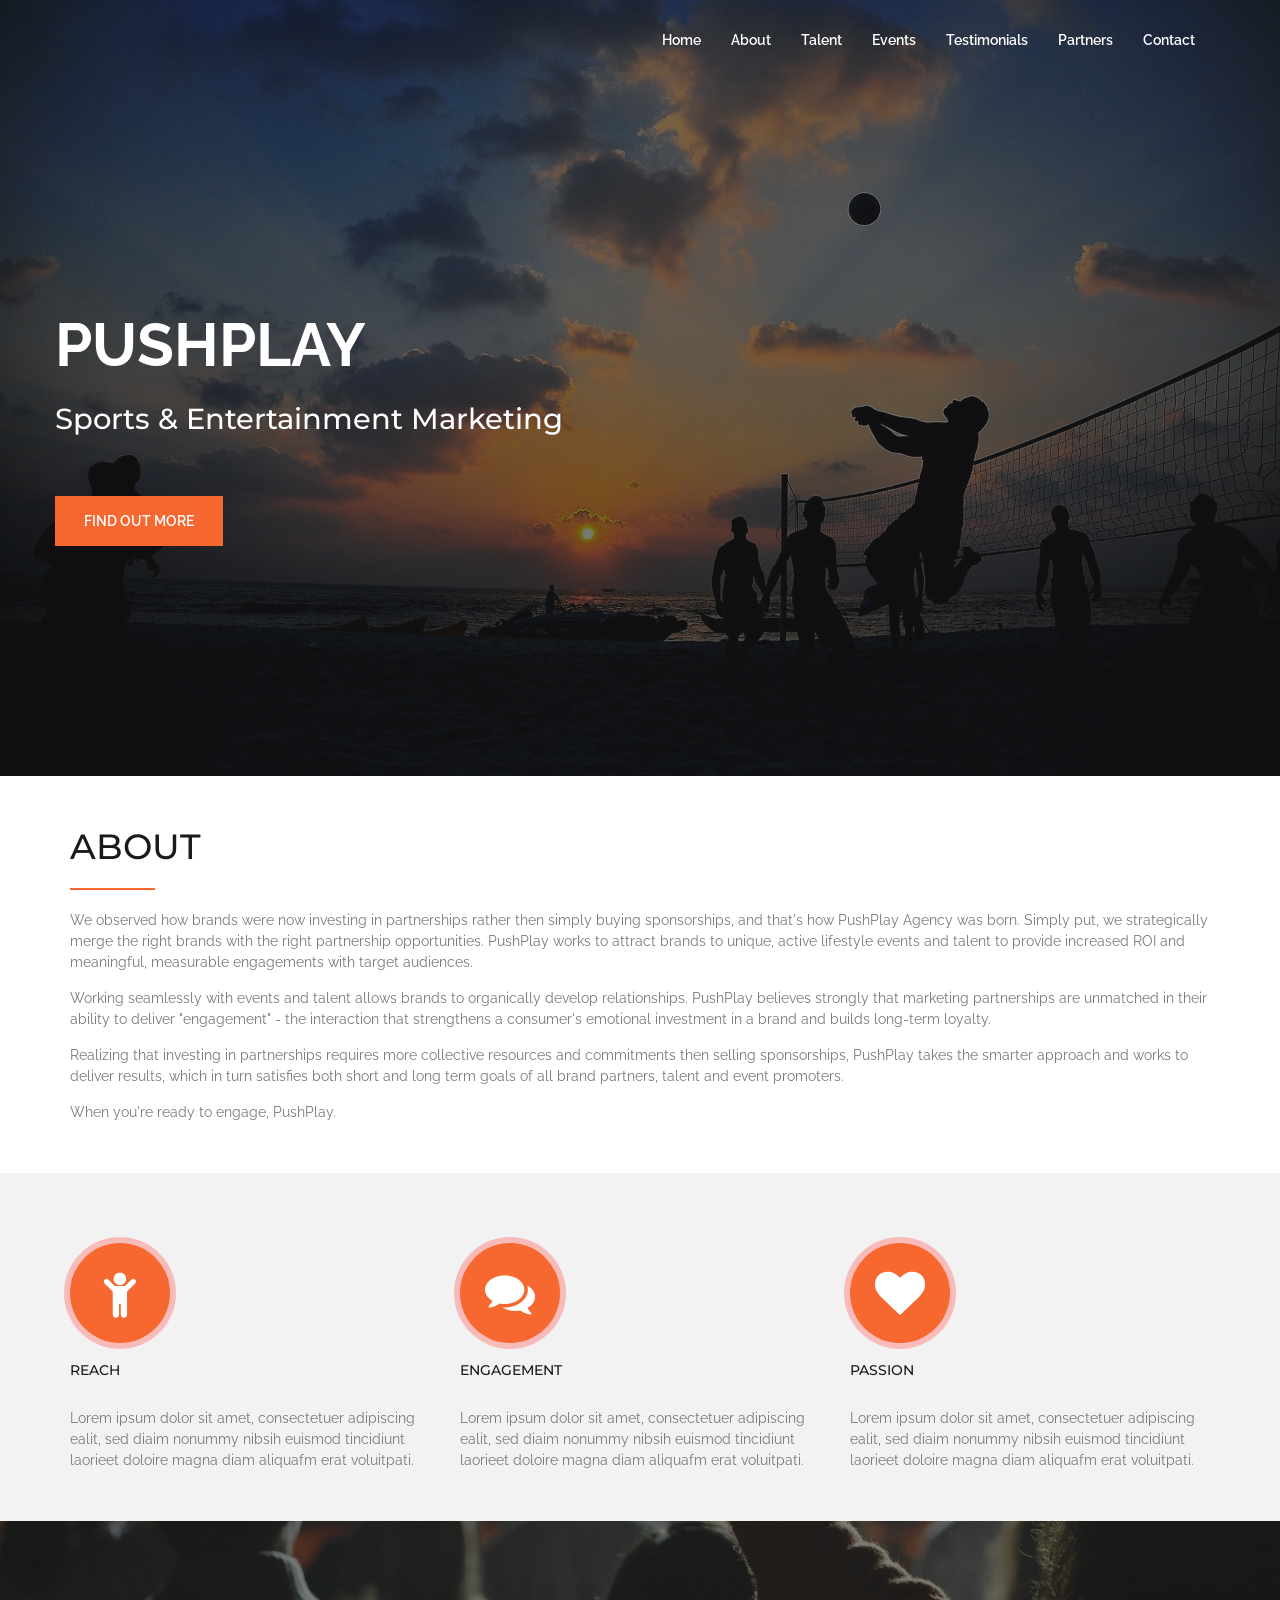
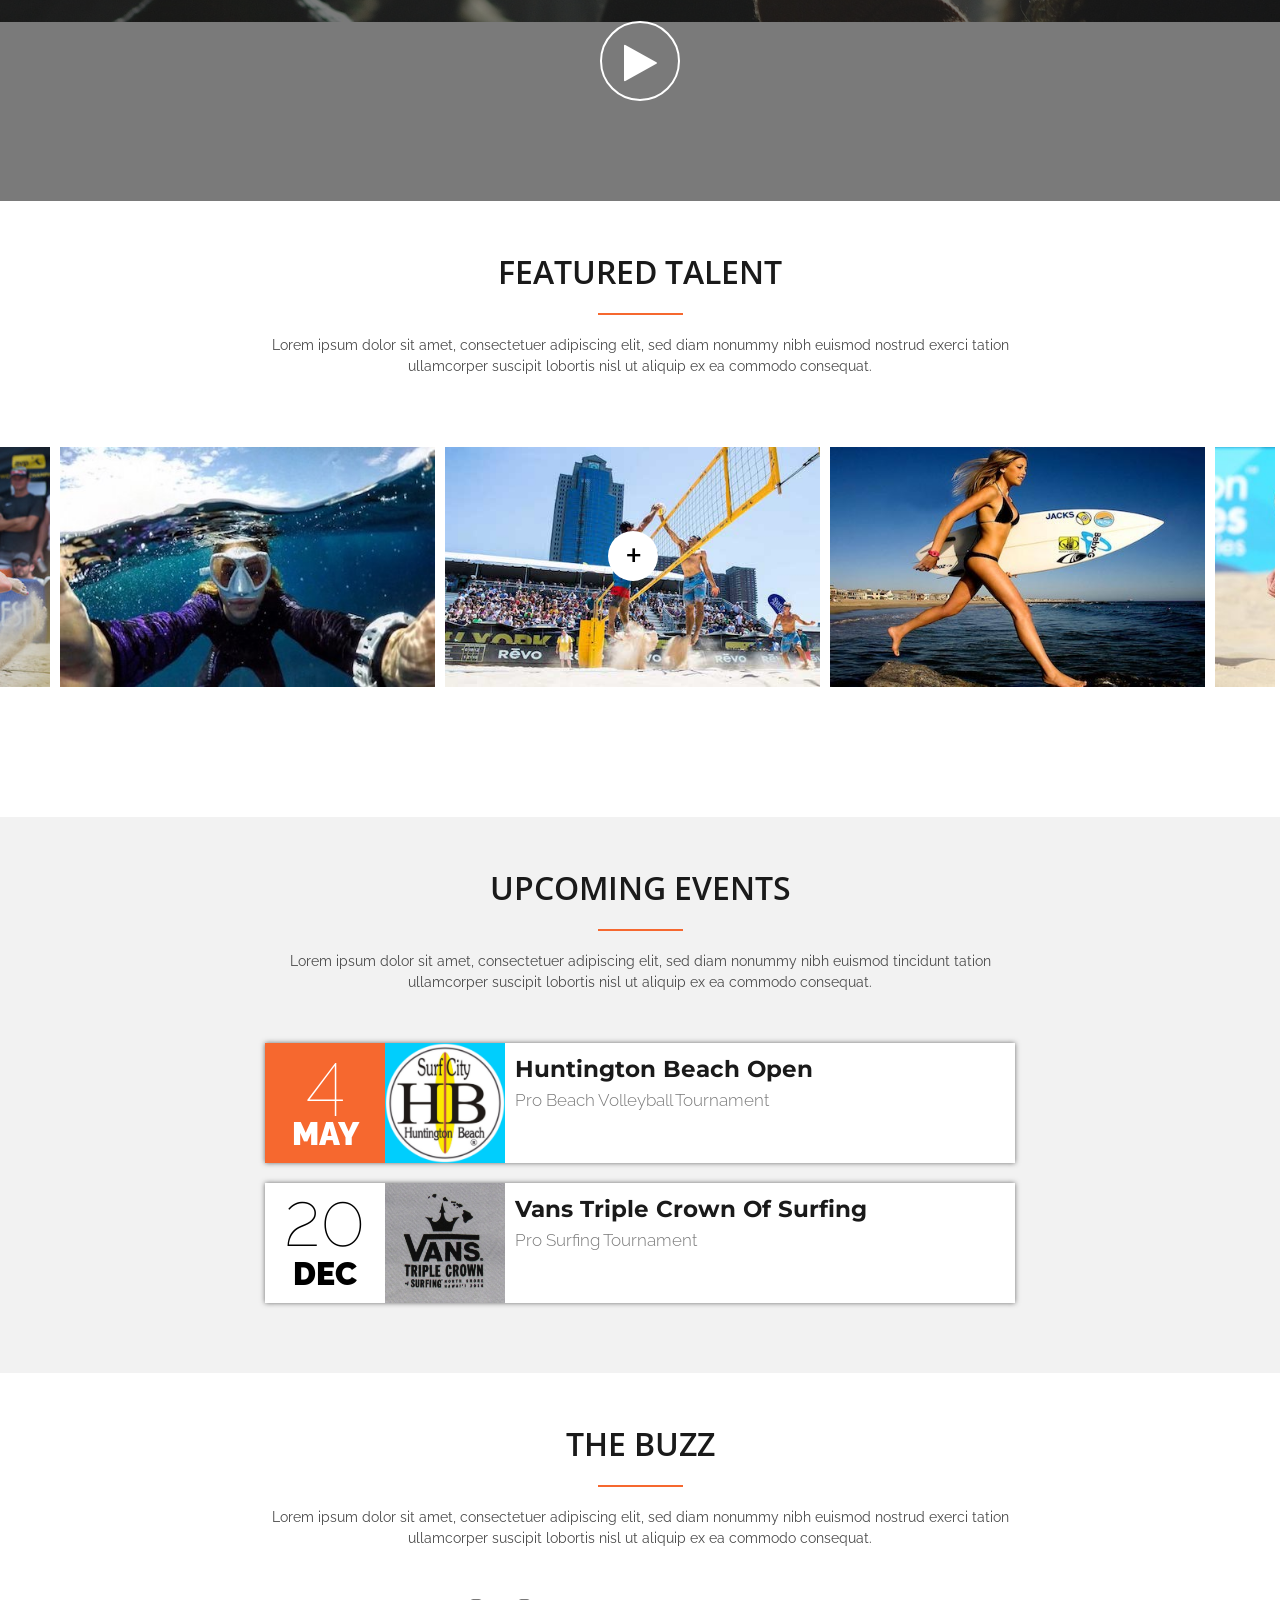
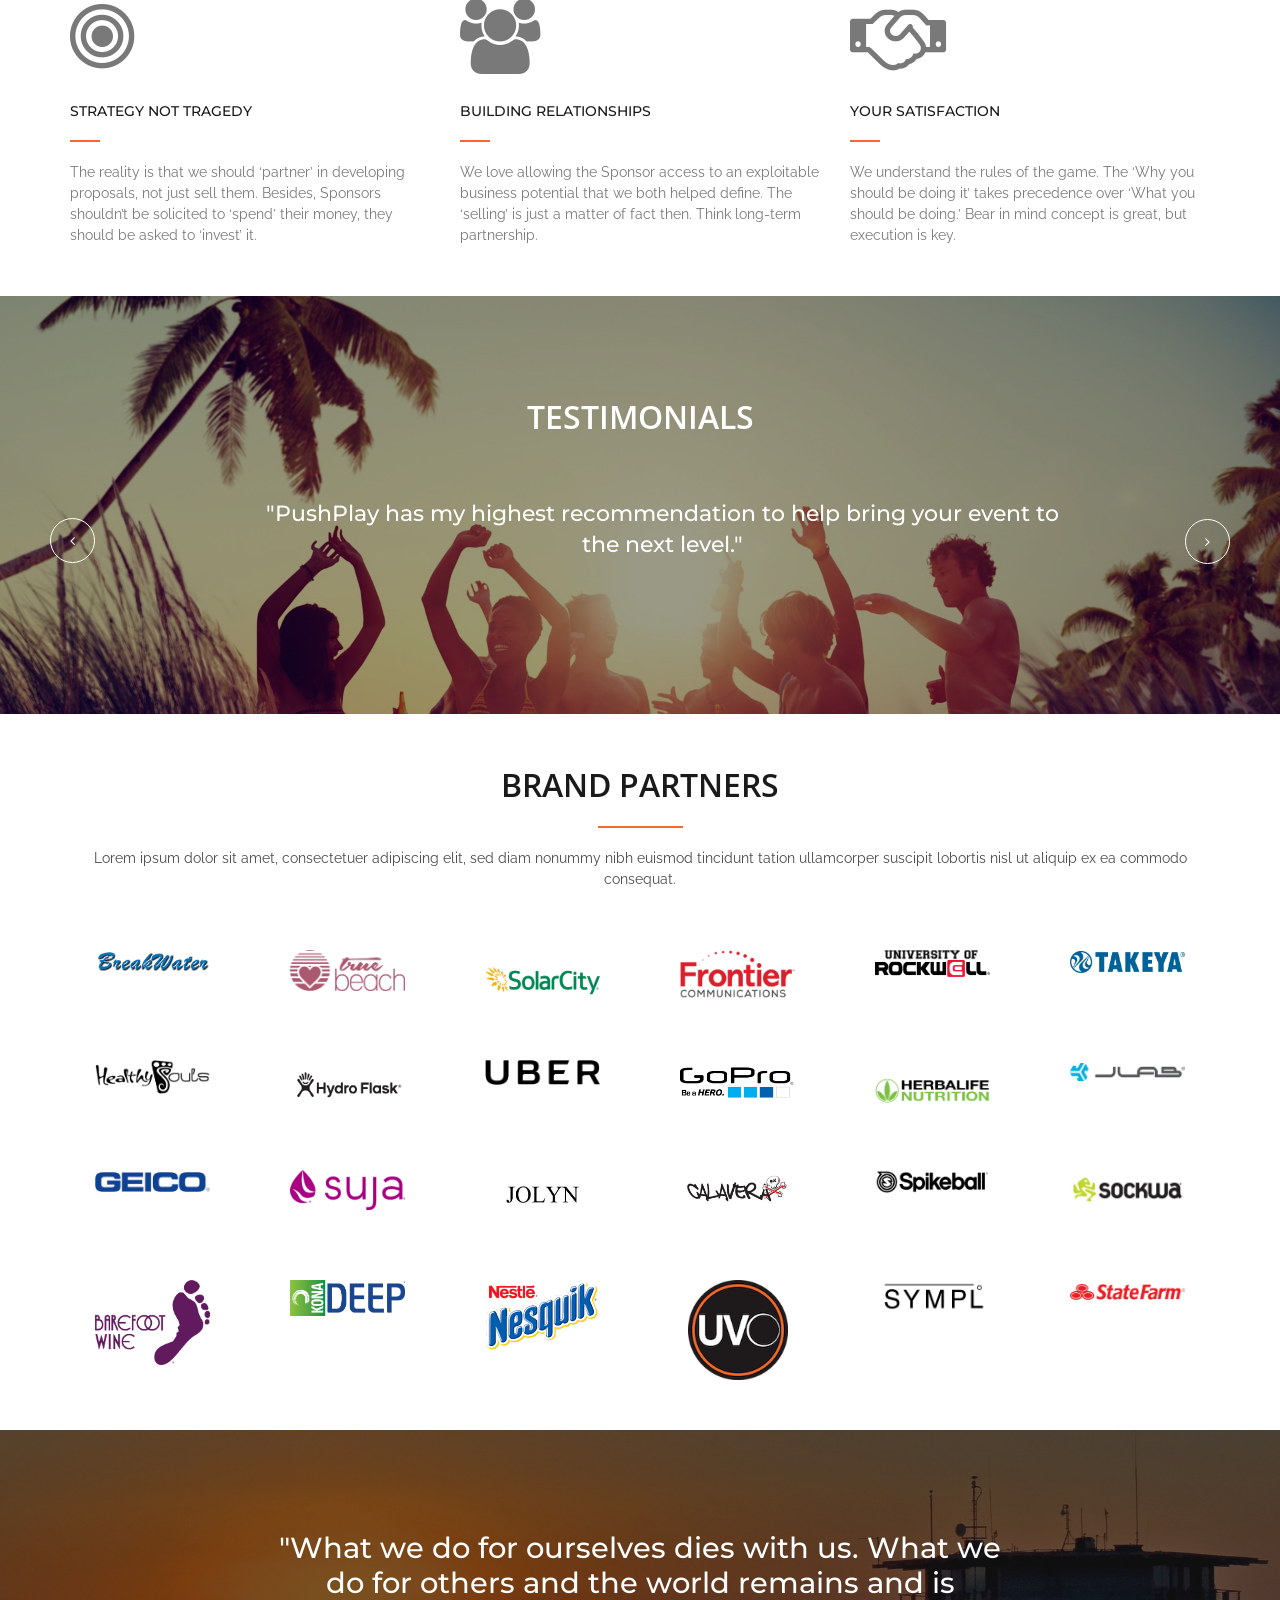
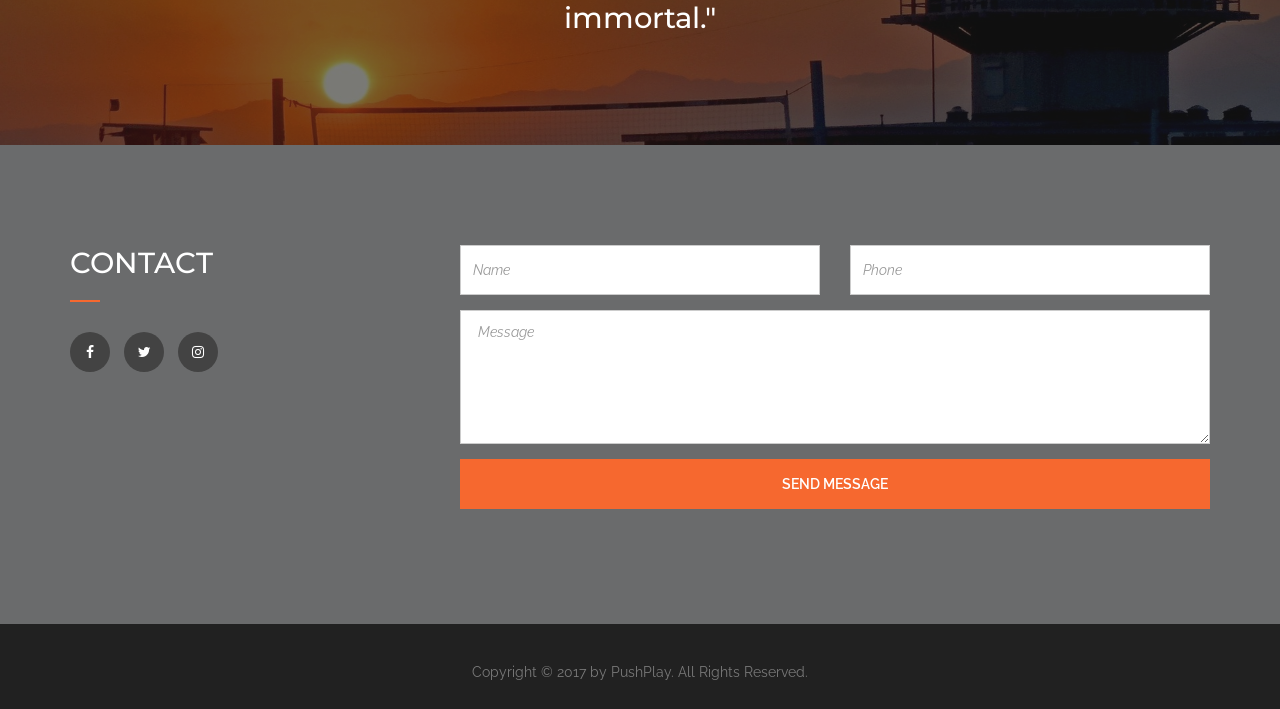
<file: src/img/projects/PushPlayAgency.github.io-master/index.html>
<!doctype html>
<!--[if lt IE 7]>      <html class="no-js lt-ie9 lt-ie8 lt-ie7" lang=""> <![endif]-->
<!--[if IE 7]>         <html class="no-js lt-ie9 lt-ie8" lang=""> <![endif]-->
<!--[if IE 8]>         <html class="no-js lt-ie9" lang=""> <![endif]-->
<!--[if gt IE 8]><!-->
<html class="no-js" lang="en">
<!--<![endif]-->

<head>
  <meta charset="utf-8">
  <title>PushPlay Sports & Entertainment Marketing</title>
  <meta name="description" content="">
  <meta name="viewport" content="width=device-width, initial-scale=1">

  <!--Google Font link-->
  <link href="https://fonts.googleapis.com/css?family=Montserrat:400,700" rel="stylesheet">
  <link href="https://fonts.googleapis.com/css?family=Raleway:400,600,700" rel="stylesheet">
  <link href="https://fonts.googleapis.com/css?family=Open+Sans:300,400,600,700" rel="stylesheet">


  <link rel="stylesheet" href="assets/css/slick.css">
  <link rel="stylesheet" href="assets/css/slick-theme.css">
  <link rel="stylesheet" href="assets/css/animate.css">
  <link rel="stylesheet" href="assets/css/fonticons.css">
  <link rel="stylesheet" href="assets/css/font-awesome.min.css">
  <link rel="stylesheet" href="assets/css/bootstrap.css">
  <link rel="stylesheet" href="assets/css/magnific-popup.css">
  <link rel="stylesheet" href="assets/css/bootsnav.css">

  <!--Theme custom css -->
  <link rel="stylesheet" href="assets/css/style.css">

  <!--Theme Responsive css-->
  <link rel="stylesheet" href="assets/css/responsive.css" />

  <script src="assets/js/vendor/modernizr-2.8.3-respond-1.4.2.min.js"></script>
</head>

<body data-spy="scroll" data-target=".navbar-collapse">

  <!-- Navigation Section -->
  <nav class="navbar navbar-default navbar-fixed white no-background bootsnav">
    <div class="container">

      <!-- Start Header Navigation -->
      <div class="navbar-header">
        <button type="button" class="navbar-toggle" data-toggle="collapse" data-target="#navbar-menu">
            <i class="fa fa-bars"></i>
        </button>
        <!-- <a class="navbar-brand" href="#brand">
            <img src="assets/images/logo/" class="logo logo-display m-top-10" alt="">
            <img src="assets/images/logo/" class="logo logo-scrolled" alt="">
        </a> -->
      </div>
      <!-- End Header Navigation -->

      <!-- Collect the nav links, forms, and other content for toggling -->
      <div class="collapse navbar-collapse" id="navbar-menu">
        <ul class="nav navbar-nav navbar-right" data-in="fadeInDown" data-out="fadeOutUp">
          <li><a href="#home">Home</a></li>
          <li><a href="#about">About</a></li>
          <li><a href="#talent">Talent</a></li>
          <li><a href="#events">Events</a></li>
          <li><a href="#testimonial">Testimonials</a></li>
          <li><a href="#partners">Partners</a></li>
          <li><a href="#contact">Contact</a></li>
        </ul>
      </div>
      <!-- /.navbar-collapse -->
    </div>

  </nav>
  <!-- End of Navigation Section -->

  <!--Home Sections-->
  <section id="home" class="home bg-mega">
    <div class="overlay"></div>
    <div class="container">
      <div class="row">
        <div class="main_home">
          <div class="home_text">
            <h1 class="text-white">PUSHPLAY</h1>
            <h3 class="text-white">Sports & Entertainment Marketing</h3>
          </div>

          <div class="home_btns m-top-40">
            <a href="#about" class="btn btn-primary m-top-20">FIND OUT MORE</a>
          </div>

        </div>
      </div>
      <!--End off row-->
    </div>
    <!--End off container -->
  </section>
  <!--End of Home Sections-->


  <!--About Sections-->
  <section id="about" class="about roomy-50">
    <div class="container">
      <div class="row">
        <div class="main_about">
          <div class="col-md-12">
            <div class="about_content">
              <h2>ABOUT</h2>
              <div class="separator_left"></div>
              <p>
                We observed how brands were now investing in partnerships rather then simply buying sponsorships, and that's how PushPlay Agency was born. Simply put, we strategically merge the right brands with the right partnership opportunities. PushPlay works to
                attract brands to unique, active lifestyle events and talent to provide increased ROI and meaningful, measurable engagements with target audiences.
              </p>
              <p>
                Working seamlessly with events and talent allows brands to organically develop relationships. PushPlay believes strongly that marketing partnerships are unmatched in their ability to deliver "engagement" - the interaction that strengthens a consumer's
                emotional investment in a brand and builds long-term loyalty.
              </p>
              <p>
                Realizing that investing in partnerships requires more collective resources and commitments then selling sponsorships, PushPlay takes the smarter approach and works to deliver results, which in turn satisfies both short and long term goals of all brand
                partners, talent and event promoters.
              </p>
              <p>
                When you're ready to engage, PushPlay.
              </p>
            </div>
          </div>
        </div>
      </div>
      <!--End off row-->
    </div>
    <!--End off container -->
  </section>

  <section class="about roomy-50 lightbg">
    <div class="container">
      <div class="row">
        <div class="about_bottom_content">
          <div class="col-md-4">
            <div class="about_bottom_item m-top-20">
              <div class="ab_head">
                <div class="ab_head_icon">
                  <i class="fa fa-child"></i>
                </div>
                <h6 class="m-top-20">REACH</h6>
              </div>
              <p class="m-top-20">Lorem ipsum dolor sit amet, consectetuer adipiscing ealit, sed diaim nonummy nibsih euismod tincidiunt laorieet doloire magna diam aliquafm erat voluitpati. </p>
            </div>
          </div>
          <div class="col-md-4">
            <div class="about_bottom_item m-top-20">
              <div class="ab_head">
                <div class="ab_head_icon">
                  <i class="fa fa-comments"></i>
                </div>
                <h6 class="m-top-20">ENGAGEMENT</h6>
              </div>
              <p class="m-top-20">Lorem ipsum dolor sit amet, consectetuer adipiscing ealit, sed diaim nonummy nibsih euismod tincidiunt laorieet doloire magna diam aliquafm erat voluitpati. </p>
            </div>
          </div>
          <div class="col-md-4">
            <div class="about_bottom_item m-top-20">
              <div class="ab_head">
                <div class="ab_head_icon">
                  <i class="fa fa-heart"></i>
                </div>
                <h6 class="m-top-20">PASSION</h6>
              </div>
              <p class="m-top-20">Lorem ipsum dolor sit amet, consectetuer adipiscing ealit, sed diaim nonummy nibsih euismod tincidiunt laorieet doloire magna diam aliquafm erat voluitpati. </p>
            </div>
          </div>
        </div>
      </div>
      <!--End off row-->
    </div>
    <!--End off container -->
  </section>
  <!--End of About Sections -->


  <!--Video section-->
  <section id="video" class="video">
    <div class="overlay"></div>
    <div class="main_video roomy-100 text-center">
      <div class="video_text text-center">
        <a href="https://vimeo.com/188906206" class="video-link"><span class="fa fa-play"></span></a>
      </div>
    </div>
  </section>
  <!--End of Video Section -->


  <!-- Talent Section -->
  <section id="talent" class="roomy-50">
    <div class="container">
      <div class="row">
        <div class="main_featured">
          <div class="col-sm-12">
            <div class="head_title text-center">
              <h2>FEATURED TALENT</h2>
              <div class="separator_auto"></div>
              <p>Lorem ipsum dolor sit amet, consectetuer adipiscing elit, sed diam nonummy nibh euismod nostrud exerci tation ullamcorper suscipit lobortis nisl ut aliquip ex ea commodo consequat. </p>
            </div>
          </div>
        </div>
      </div>
    </div>

    <div class="featured_slider">
      <div>
        <div class="featured_img">
          <img src="assets/images/featured/BillKolinske.jpg" alt="" />
          <a href="assets/images/featured/BillKolinske.jpg" class="popup-img" title="Bill Kolinske - Pro Beach Volleyball Player"></a>
        </div>
      </div>
      <div>
        <div class="featured_img">
          <img src="assets/images/featured/EricaHosseini.jpg" alt="" />
          <a href="assets/images/featured/EricaHosseini.jpg" class="popup-img" title="Erica Hossenini - Pro Surfer/Model"></a>
        </div>
      </div>
      <div>
        <div class="featured_img">
          <img src="assets/images/featured/LisaFitzgerald.jpg" alt="" />
          <a href="assets/images/featured/LisaFitzgerald.jpg" class="popup-img" title="Lisa Fitzgerald - Pro Beach Volleyball Player"></a>
        </div>
      </div>
      <div>
        <div class="featured_img">
          <img src="assets/images/featured/KelleyJames.jpg" alt="" />
          <a href="assets/images/featured/KelleyJames.jpg" class="popup-img" title="Kelley James - Singer/Songwriter/Performer"></a>
        </div>
      </div>
      <div>
        <div class="featured_img">
          <img src="assets/images/featured/KarolinaMarciniak.jpg" alt="" />
          <a href="assets/images/featured/KarolinaMarciniak.jpg" class="popup-img" title="Karolina Marciniak - Pro Beach Volleyball Player"></a>
        </div>
      </div>
      <div>
        <div class="featured_img">
          <img src="assets/images/featured/PiotrMarciniak.jpg" alt="" />
          <a href="assets/images/featured/PiotrMarciniak.jpg" class="popup-img" title="Piotr Marciniak - Pro Beach Volleyball Player"></a>
        </div>
      </div>
      <div>
        <div class="featured_img">
          <img src="assets/images/featured/LaurenMayhew.jpg" alt="" />
          <a href="assets/images/featured/LaurenMayhew.jpg" class="popup-img" title="Lauren Mayhew - Singer/Actress/Host"></a>
        </div>
      </div>
      <div>
        <div class="featured_img">
          <img src="assets/images/featured/SophinaDeJesus.jpg" alt="" />
          <a href="assets/images/featured/SophinaDeJesus.jpg" class="popup-img" title="Sophina DeJesus - Gymnast/Actress/Dancer"></a>
        </div>
      </div>
      <div>
        <div class="featured_img">
          <img src="assets/images/featured/TaimaneGardner.jpg" alt="" />
          <a href="assets/images/featured/TaimaneGardner.jpg" class="popup-img" title="Taimane Gardner - Musician/Performer"></a>
        </div>
      </div>
      <div>
        <div class="featured_img">
          <img src="assets/images/featured/LaurenSieckmann.jpg" alt="" />
          <a href="assets/images/featured/LaurenSieckmann.jpg" class="popup-img" title="Lauren Sieckmann - Pro Beach Volleyball Player/Model"></a>
        </div>
      </div>
      <div>
        <div class="featured_img">
          <img src="assets/images/featured/LynneGalli.jpg" alt="" />
          <a href="assets/images/featured/LynneGalli.jpg" class="popup-img" title="Lynne Galli - Pro Beach Volleyball Player"></a>
        </div>
      </div>
      <div>
        <div class="featured_img">
          <img src="assets/images/featured/TabithaLipkin.jpeg" alt="" />
          <a href="assets/images/featured/TabithaLipkin.jpeg" class="popup-img" title="Tabitha Lipkin - TV Host/Miss SCUBA Intl. 2015"></a>
        </div>
      </div>
    </div>

    <!-- End off featured slider -->
  </section>
  <!-- End of Talent Section -->


  <!--Events Section-->
  <section id="events" class="roomy-50 lightbg">
    <div class="container">
      <div class="row">
        <div class="main_event text-center">
          <div class="col-sm-8 col-sm-offset-2">
            <div class="head_title text-center">
              <h2> UPCOMING EVENTS</h2>
              <div class="separator_auto"></div>
              <p>Lorem ipsum dolor sit amet, consectetuer adipiscing elit, sed diam nonummy nibh euismod tincidunt tation ullamcorper suscipit lobortis nisl ut aliquip ex ea commodo consequat. </p>
            </div>
          </div>
          <ul class="eventsList" id="eventsList"></ul>
        </div>
      </div>
      <!--End off row -->
    </div>
    <!--End off container -->
    <div class="container">
      <div class="row">
        <div class="col-xs-12 col-sm-offset-2 col-sm-8">
          <ul class="eventsList">
            <!-- Eventbrite API Listing id="eventsListing"-->
            <li>
              <time datetime="2017-05-4">
							<span class="day">4</span>
							<span class="month">May</span>
							<span class="year">2017</span>
							<span class="time">ALL DAY</span>
						</time>
              <img alt="Huntington Beach Open" src="assets/images/events/hb.jpg" />
              <div class="info">
                <h2 class="title">Huntington Beach Open</h2>
                <p class="desc">Pro Beach Volleyball Tournament</p>
              </div>
            </li>
            <li>
              <time datetime="2017-12-20">
							<span class="day">20</span>
							<span class="month">Dec</span>
							<span class="year">2016</span>
							<span class="time">ALL DAY</span>
						</time>
              <img alt="Vans Triple Crown Of Surfing" src="assets/images/events/vans.jpg" />
              <div class="info">
                <h2 class="title">Vans Triple Crown Of Surfing</h2>
                <p class="desc">Pro Surfing Tournament</p>
              </div>
            </li>
          </ul>
        </div>
      </div>
    </div>

  </section>
  <!-- End of Events Section-->


  <!--The Buzz Section-->
  <section id="buzz" class="roomy-50">
    <div class="container">
      <div class="row">
        <div class="main_buzz">
          <div class="col-md-8 col-md-offset-2">
            <div class="head_title text-center">
              <h2>THE BUZZ</h2>
              <div class="separator_auto"></div>
              <p>Lorem ipsum dolor sit amet, consectetuer adipiscing elit, sed diam nonummy nibh euismod nostrud exerci tation ullamcorper suscipit lobortis nisl ut aliquip ex ea commodo consequat. </p>
            </div>
          </div>

          <div class="col-md-4">
            <div class="buzz_item">
              <i class="fa fa-bullseye"></i>
              <h6 class="m-top-30">STRATEGY NOT TRAGEDY</h6>
              <div class="separator_small"></div>
              <p> The reality is that we should ‘partner’ in developing proposals, not just sell them. Besides, Sponsors shouldn’t be solicited to ‘spend’ their money, they should be asked to ‘invest’ it. </p>
            </div>
          </div>
          <div class="col-md-4">
            <div class="buzz_item">
              <i class="fa fa-users"></i>
              <h6 class="m-top-30">BUILDING RELATIONSHIPS</h6>
              <div class="separator_small"></div>
              <p>
                We love allowing the Sponsor access to an exploitable business potential that we both helped define. The ‘selling’ is just a matter of fact then. Think long-term partnership.
              </p>
            </div>
          </div>
          <div class="col-md-4">
            <div class="buzz_item">
              <i class="fa fa-handshake-o"></i>
              <h6 class="m-top-30">YOUR SATISFACTION</h6>
              <div class="separator_small"></div>
              <p>
                We understand the rules of the game. The ‘Why you should be doing it’ takes precedence over ‘What you should be doing.’ Bear in mind concept is great, but execution is key.
              </p>
            </div>
          </div>
        </div>
      </div>
      <!--End off row -->
    </div>
    <!--End off container -->
  </section>
  <!--End off Buzz Section-->


  <!--Testimonial Section-->
  <section id="testimonial" class="testimonial fix roomy-100">
    <div class=""></div>
    <div class="container">
      <div class="row">
        <div class="main_testimonial">
          <div class="head_title text-center">
            <h2 class="text-white">TESTIMONIALS</h2>
          </div>
          <div class="testimonial_slid text-center">
            <div class="testimonial_item">
              <div class="col-sm-10 col-sm-offset-1">
                <h4 class="text-white">"PushPlay has my highest recommendation to help bring your event to the next level."</h4>
              </div>
            </div>
            <div class="testimonial_item">
              <div class="col-sm-10 col-sm-offset-1">
                <h4 class="text-white">"Engagement with our demo was off the hook!"</h4>
              </div>
            </div>
            <div class="testimonial_item">
              <div class="col-sm-10 col-sm-offset-1">
                <h4 class="text-white">"You've got the value of beach attendance, athletes, spectators, and beach-goers."</h4>
              </div>
            </div>
            <div class="testimonial_item">
              <div class="col-sm-10 col-sm-offset-1">
                <h4 class="text-white">"The event and your assistance were stellar."</h4>
              </div>
            </div>
            <div class="testimonial_item">
              <div class="col-sm-10 col-sm-offset-1">
                <h4 class="text-white">"You worked with us as if it was your brand writing the check."</h4>
              </div>
            </div>
            <div class="testimonial_item">
              <div class="col-sm-10 col-sm-offset-1">
                <h4 class="text-white">"It was a blast!</h4>
              </div>
            </div>
            <div class="testimonial_item">
              <div class="col-sm-10 col-sm-offset-1">
                <h4 class="text-white">"Wow! It was an affluent crowd and good place for our luxury brand."</h4>
              </div>
            </div>
          </div>
        </div>
      </div>
      <!--End off row-->
    </div>
    <!--End off container -->
  </section>
  <!--End of Testimonial Section -->


  <!--Partners Section-->
  <section id="partners" class="partners roomy-50">
    <div class="container">
      <div class="row">
        <div class="main_partner text-center">
          <div class="col-md-12 col-sm-12">
            <div class="head_title text-center">
              <h2>BRAND PARTNERS</h2>
              <div class="separator_auto"></div>
              <p>Lorem ipsum dolor sit amet, consectetuer adipiscing elit, sed diam nonummy nibh euismod tincidunt tation ullamcorper suscipit lobortis nisl ut aliquip ex ea commodo consequat. </p>
            </div>
          </div>

          <div class="col-md-2 col-sm-4 col-xs-6">
            <div class="partner_item m-bottom-10">
              <a href=""><img src="assets/images/partners/BreakWater.png" alt="" /></a>
            </div>
          </div>
          <div class="col-md-2 col-sm-4 col-xs-6">
            <div class="partner_item m-bottom-10">
              <a href=""><img src="assets/images/partners/TrueBeach.png" alt="" /></a>
            </div>
          </div>
          <div class="col-md-2 col-sm-4 col-xs-6">
            <div class="partner_item m-bottom-10">
              <a href=""><img src="assets/images/partners/SolarCity.png" alt="" /></a>
            </div>
          </div>
          <div class="col-md-2 col-sm-4 col-xs-6">
            <div class="partner_item m-bottom-10">
              <a href=""><img src="assets/images/partners/FrontierCommunications.png" alt="" /></a>
            </div>
          </div>
          <div class="col-md-2 col-sm-4 col-xs-6">
            <div class="partner_item m-bottom-10">
              <a href=""><img src="assets/images/partners/Rockwell.png" alt="" /></a>
            </div>
          </div>
          <div class="col-md-2 col-sm-4 col-xs-6">
            <div class="partner_item m-bottom-10">
              <a href=""><img src="assets/images/partners/Takeya.png" alt="" /></a>
            </div>
          </div>
          <div class="col-md-2 col-sm-4 col-xs-6">
            <div class="partner_item m-bottom-10">
              <a href=""><img src="assets/images/partners/HealthySouls.png" alt="" /></a>
            </div>
          </div>
          <div class="col-md-2 col-sm-4 col-xs-6">
            <div class="partner_item m-bottom-10">
              <a href=""><img src="assets/images/partners/HydroFlask.png" alt="" /></a>
            </div>
          </div>
          <div class="col-md-2 col-sm-4 col-xs-6">
            <div class="partner_item m-bottom-10">
              <a href=""><img src="assets/images/partners/Uber.png" alt="" /></a>
            </div>
          </div>
          <div class="col-md-2 col-sm-4 col-xs-6">
            <div class="partner_item m-bottom-10">
              <a href=""><img src="assets/images/partners/GoPro.png" alt="" /></a>
            </div>
          </div>
          <div class="col-md-2 col-sm-4 col-xs-6">
            <div class="partner_item m-bottom-10">
              <a href=""><img src="assets/images/partners/HerbaLife.png" alt="" /></a>
            </div>
          </div>
          <div class="col-md-2 col-sm-4 col-xs-6">
            <div class="partner_item m-bottom-10">
              <a href=""><img src="assets/images/partners/JLab.png" alt="" /></a>
            </div>
          </div>
          <div class="col-md-2 col-sm-4 col-xs-6">
            <div class="partner_item m-bottom-10">
              <a href=""><img src="assets/images/partners/Geico.png" alt="" /></a>
            </div>
          </div>
          <div class="col-md-2 col-sm-4 col-xs-6">
            <div class="partner_item m-bottom-10">
              <a href=""><img src="assets/images/partners/Suja.png" alt="" /></a>
            </div>
          </div>
          <div class="col-md-2 col-sm-4 col-xs-6">
            <div class="partner_item m-bottom-10">
              <a href=""><img src="assets/images/partners/Jolyn.png" alt="" /></a>
            </div>
          </div>
          <div class="col-md-2 col-sm-4 col-xs-6">
            <div class="partner_item m-bottom-10">
              <a href=""><img src="assets/images/partners/calavera.png" alt="" /></a>
            </div>
          </div>
          <div class="col-md-2 col-sm-4 col-xs-6">
            <div class="partner_item m-bottom-10">
              <a href=""><img src="assets/images/partners/Spikeball.png" alt="" /></a>
            </div>
          </div>
          <div class="col-md-2 col-sm-4 col-xs-6">
            <div class="partner_item m-bottom-10">
              <a href=""><img src="assets/images/partners/Sockwa.png" alt="" /></a>
            </div>
          </div>
          <div class="col-md-2 col-sm-4 col-xs-6">
            <div class="partner_item m-bottom-10">
              <a href=""><img src="assets/images/partners/BarefootWine.png" alt="" /></a>
            </div>
          </div>
          <div class="col-md-2 col-sm-4 col-xs-6">
            <div class="partner_item m-bottom-10">
              <a href=""><img src="assets/images/partners/KonaDeep.png" alt="" /></a>
            </div>
          </div>
          <div class="col-md-2 col-sm-4 col-xs-6">
            <div class="partner_item m-bottom-10">
              <a href=""><img src="assets/images/partners/Nesquik.png" alt="" /></a>
            </div>
          </div>
          <div class="col-md-2 col-sm-4 col-xs-6">
            <div class="partner_item m-bottom-10">
              <a href=""><img src="assets/images/partners/UVO.png" alt="" /></a>
            </div>
          </div>
          <div class="col-md-2 col-sm-4 col-xs-6">
            <div class="partner_item m-bottom-10">
              <a href=""><img src="assets/images/partners/Sympl.png" alt="" /></a>
            </div>
          </div>
          <div class="col-md-2 col-sm-4 col-xs-6">
            <div class="partner_item m-bottom-10">
              <a href=""><img src="assets/images/partners/StateFarm.png" alt="" /></a>
            </div>
          </div>
        </div>
      </div>
      <!-- End off row -->
    </div>
    <!-- End off container -->
  </section>
  <!-- End of Partners Section -->


  <!--Impress section-->
  <section id="impress" class="impress roomy-100">
    <div class="overlay"></div>
    <div class="container">
      <div class="row">
        <div class="main_impress text-center">
          <div class="col-sm-8 col-sm-offset-2">
            <h3 class="text-white">"What we do for ourselves dies with us.  What we do for others and the world remains and is immortal."</h3>
          </div>
        </div>
      </div>
      <!--End off row -->
    </div>
    <!--End off container -->
  </section>
  <!-- End of Impress section-->


  <!--Contact Section-->
  <section id="contact" class="contact bg-mega fix">
    <div class="container">
      <div class="row">
        <div class="main_contact roomy-100 text-white">
          <div class="col-md-4">
            <div class="rage_widget">
              <div class="widget_head">
                <h3 class="text-white">CONTACT</h3>
                <div class="separator_small"></div>
              </div>
              <div class="widget_socail m-top-30">
                <ul class="list-inline">
                  <li><a href="https://www.facebook.com/PushPlaySportsandEnt/"><i class="fa fa-facebook"></i></a></li>
                  <li><a href="https://twitter.com/pushplayagency/"><i class="fa fa-twitter"></i></a></li>
                  <li><a href="https://www.instagram.com/pushplayagency/"><i class="fa fa-instagram"></i></a></li>
                </ul>
              </div>
            </div>
          </div>
          <div class="col-md-8 sm-m-top-30">
            <form class="" action="subcribe.php">
              <div class="row">
                <div class="col-sm-6">
                  <div class="form-group">
                    <input id="first_name" name="first_name" type="text" placeholder="Name" class="form-control" required="">
                  </div>
                </div>

                <div class="col-sm-6">
                  <div class="form-group">
                    <input id="phone" name="phone" type="text" placeholder="Phone" class="form-control">
                  </div>
                </div>

                <div class="col-sm-12">
                  <div class="form-group">
                    <textarea class="form-control" rows="6" placeholder="Message"></textarea>
                  </div>
                  <div class="form-group text-center">
                    <a href="" class="btn btn-primary">SEND MESSAGE</a>
                  </div>
                </div>
              </div>
            </form>
          </div>
        </div>
      </div>
      <!--End off row -->
    </div>
    <!--End off container -->
  </section>
  <!--End of Contact Section-->


  <!-- Scroll Up-->
  <div class="scrollup">
    <a href="#"><i class="fa fa-chevron-up"></i></a>
  </div>
  <!-- End of Scroll Up -->


  <!-- Footer -->
  <footer id="footer" class="footer bg-black">
    <div class="container">
      <div class="row">
        <div class="main_footer text-center p-top-40 p-bottom-30">
          <p class="wow fadeInRight" data-wow-duration="1s">
            Copyright © 2017 by PushPlay. All Rights Reserved.
          </p>
        </div>
      </div>
    </div>
  </footer>
  <!-- End of Footer -->


  <!-- JS includes -->

  <script src="assets/js/vendor/jquery-1.11.2.min.js"></script>
  <script src="assets/js/vendor/bootstrap.min.js"></script>

  <script src="assets/js/jquery.magnific-popup.js"></script>
  <script src="assets/js/jquery.easing.1.3.js"></script>
  <script src="assets/js/slick.min.js"></script>
  <script src="assets/js/jquery.collapse.js"></script>
  <script src="assets/js/bootsnav.js"></script>


  <!-- paradise slider js -->


  <script src="http://maps.google.com/maps/api/js?key=AIzaSyD_tAQD36pKp9v4at5AnpGbvBUsLCOSJx8"></script>
  <script src="assets/js/gmaps.min.js"></script>

  <script>
    function showmap() {
      var mapOptions = {
        zoom: 8,
        scrollwheel: false,
        center: new google.maps.LatLng(-34.397, 150.644),
        mapTypeId: google.maps.MapTypeId.ROADMAP
      };
      var map = new google.maps.Map(document.getElementById('map_canvas'), mapOptions);
      $('.mapheight').css('height', '350');
      $('.maps_text h3').hide();
    }
  </script>





  <script src="assets/js/plugins.js"></script>
  <script src="assets/js/main.js"></script>

</body>

</html>
</file>
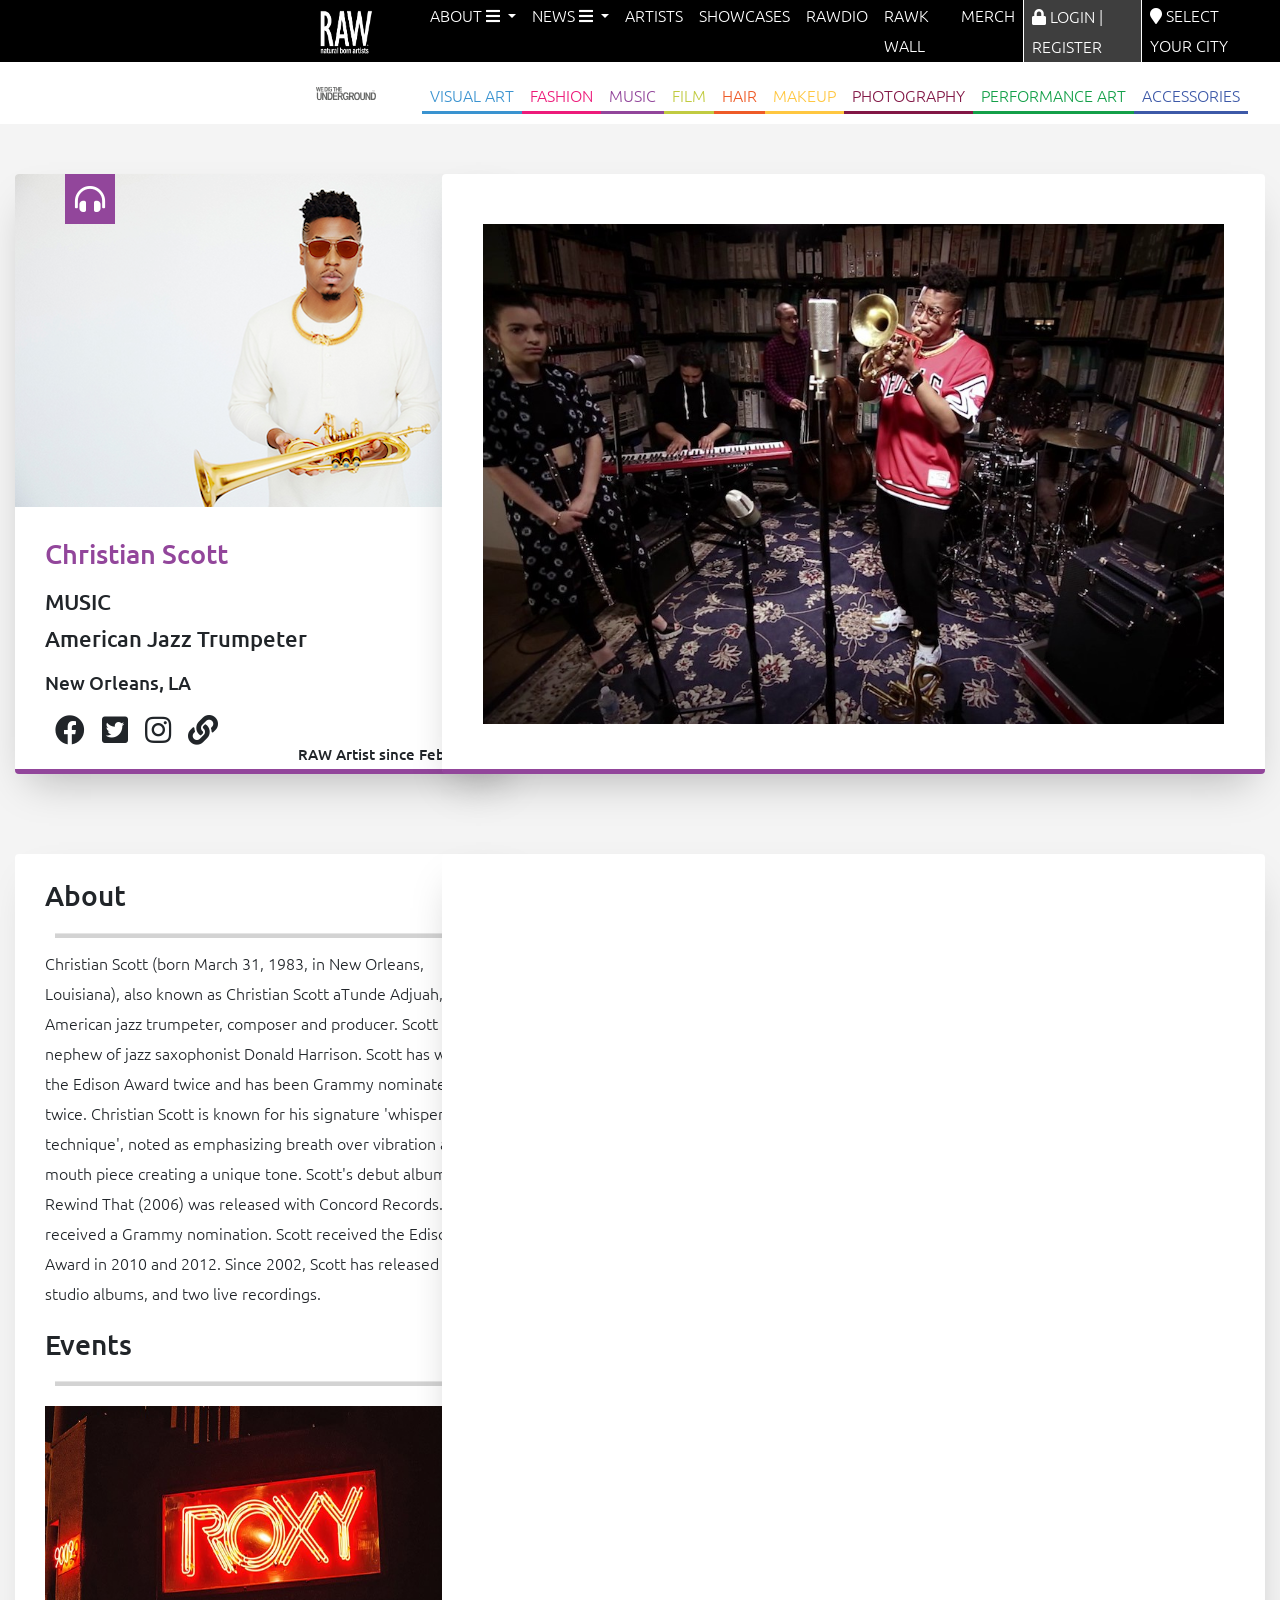
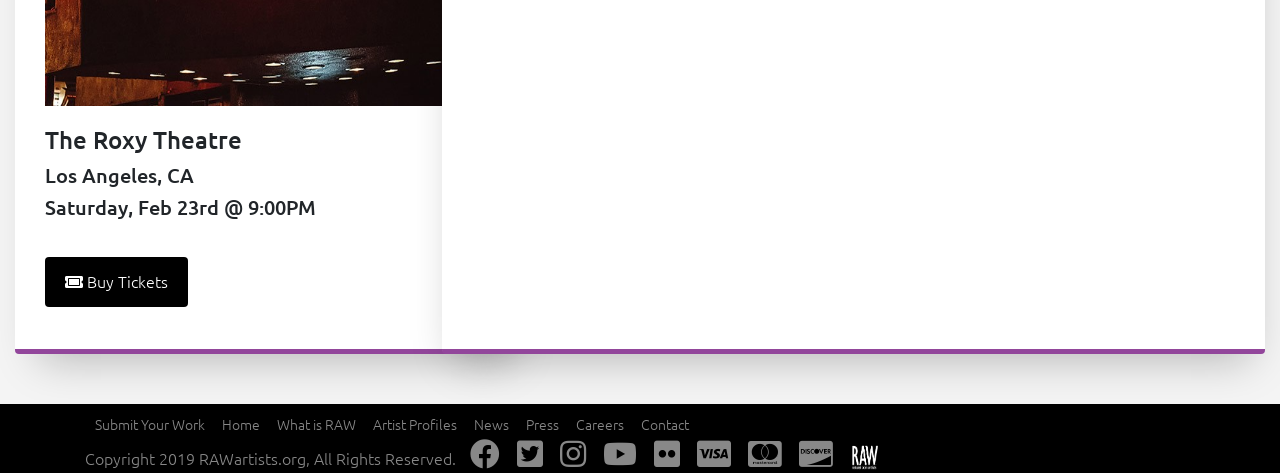
<file: src/img/projects/Raw/index.html>
<!DOCTYPE html>
<html lang="en">

<head>

  <meta charset="utf-8">
  <meta http-equiv="X-UA-Compatible" content="IE=edge">
  <meta name="viewport" content="width=device-width, initial-scale=1">
  <title>rawartists.org</title>
  <meta name="description" content="">
  <meta name="keywords" content="">
  <meta name="author" content="Lamar Robinson">

  <link rel="stylesheet" href="https://stackpath.bootstrapcdn.com/bootstrap/4.3.1/css/bootstrap.min.css" integrity="sha384-ggOyR0iXCbMQv3Xipma34MD+dH/1fQ784/j6cY/iJTQUOhcWr7x9JvoRxT2MZw1T" crossorigin="anonymous">
  <link href="https://fonts.googleapis.com/css?family=Ubuntu" rel="stylesheet">
  <link rel="stylesheet" href="https://use.fontawesome.com/releases/v5.7.2/css/all.css" integrity="sha384-fnmOCqbTlWIlj8LyTjo7mOUStjsKC4pOpQbqyi7RrhN7udi9RwhKkMHpvLbHG9Sr" crossorigin="anonymous">
  <link rel="stylesheet" href="src/css/style.css">

</head>

<body>

  <nav class="navbar navbar-expand-lg">
    <a class="navbar-brand" href="#"><img src="src/img/logo.png" alt="Logo"></a>
    <button class="navbar-toggler" type="button" data-toggle="collapses" data-target="#navbarSupportedContent" aria-controls="navbarSupportedContent" aria-expanded="false" aria-label="Toggle navigation">
      <span class="navbar-toggler-icon"></span>
    </button>

    <div class="collapse navbar-collapse" id="navbarSupportedContent">
      <ul class="navbar-nav mr-auto">
        <li class="nav-item dropdown">
          <a class="nav-link dropdown-toggle" href="#" id="navbarDropdown" role="button" data-toggle="dropdown" aria-haspopup="true" aria-expanded="false">
            ABOUT <i class="fas fa-bars"></i>
          </a>
          <div class="dropdown-menu" aria-labelledby="navbarDropdown">
            <a class="dropdown-item" href="#">What is Raw?</a>
            <a class="dropdown-item" href="#">Contact</a>
            <a class="dropdown-item" href="#">INDUSTRY Program</a>
            <a class="dropdown-item" href="#">FAQs</a>
            <a class="dropdown-item" href="#">Job Opportunities</a>
            <a class="dropdown-item" href="#">Testimonials</a>
            <a class="dropdown-item" href="#">2017 Raw Film Festival</a>
          </div>
        </li>
        <li class="nav-item dropdown">
          <a class="nav-link dropdown-toggle" href="#" id="navbarDropdown" role="button" data-toggle="dropdown" aria-haspopup="true" aria-expanded="false">
            NEWS <i class="fas fa-bars"></i>
          </a>
          <div class="dropdown-menu" aria-labelledby="navbarDropdown">
            <a class="dropdown-item" href="#">RAW News</a>
            <a class="dropdown-item" href="#">RAW Features</a>
            <a class="dropdown-item" href="#">I AM INDIE Blog</a>
            <a class="dropdown-item" href="#">RAWdio</a>
            <a class="dropdown-item" href="#">Youtube</a>
            <a class="dropdown-item" href="#">Gallery</a>
            <a class="dropdown-item" href="#">Press</a>
          </div>
        </li>
        <li class="nav-item">
          <a class="nav-link" href="#">ARTISTS</a>
        </li>
        <li class="nav-item">
          <a class="nav-link" href="#">SHOWCASES</a>
        </li>
        <li class="nav-item">
          <a class="nav-link" href="#">RAWDIO</a>
        </li>
        <li class="nav-item">
          <a class="nav-link" href="#">RAWK WALL</a>
        </li>
        <li class="nav-item">
          <a class="nav-link" href="#">MERCH</a>
        </li>
        <li class="nav-item login">
          <a class="nav-link" href="#"><i class="fas fa-lock"></i> LOGIN | REGISTER</a>
        </li>
        <li class="nav-item city">
          <a class="nav-link" href="#"><i class="fas fa-map-marker"></i> SELECT YOUR CITY</a>
        </li>
      </ul>
    </div>
  </nav>

  <nav class="navbar navbar-expand-lg nav-light">
    <a class="navbar-brand" href="#"><img src="src/img/logo.svg" alt="Logo"></a>
    <button class="navbar-toggler" type="button" data-toggle="collapses" data-target="#navbarSupportedContent" aria-controls="navbarSupportedContent" aria-expanded="false" aria-label="Toggle navigation">
      <span class="navbar-toggler-icon"></span>
    </button>

    <div class="collapse navbar-collapse" id="navbarSupportedContent">
      <ul class="navbar-nav mr-auto">
        <li class="nav-item">
          <a class="nav-link light-blue" href="#">VISUAL ART</a>
        </li>
        <li class="nav-item">
          <a class="nav-link pink" href="#">FASHION</a>
        </li>
        <li class="nav-item">
          <a class="nav-link purple" href="#">MUSIC</a>
        </li>
        <li class="nav-item">
          <a class="nav-link lime" href="#">FILM</a>
        </li>
        <li class="nav-item">
          <a class="nav-link orange" href="#">HAIR</a>
        </li>
        <li class="nav-item">
          <a class="nav-link yellow" href="#">MAKEUP</a>
        </li>
        <li class="nav-item">
          <a class="nav-link dark-pink" href="#">PHOTOGRAPHY</a>
        </li>
        <li class="nav-item">
          <a class="nav-link green" href="#">PERFORMANCE ART</a>
        </li>
        <li class="nav-item">
          <a class="nav-link blue" href="#">ACCESSORIES</a>
        </li>
      </ul>
    </div>
  </nav>


  <section>
    <div class="container-fluid">
      <div class="row">
        <div class="col-sm-12 col-lg-4">
          <div class="profile-main">
            <div class="music-box">
              <i class="fas fa-headphones-alt"></i>
            </div>
            <img class="profile-image img-fluid" src="src/img/profile-image.jpg">
            <div class="profile-content">
              <div class="profile-text">
                <h1>Christian Scott</h1>
                <h2>MUSIC</h2>
                <h2>American Jazz Trumpeter</h2>
                <h3>New Orleans, LA</h3>
                <ul class="social-media">
                  <li><i class="fab fa-facebook"></i></li>
                  <li><i class="fab fa-twitter-square"></i></li>
                  <li><i class="fab fa-instagram"></i></li>
                  <li><i class="fas fa-link"></i></li>
                </ul>
                <h4>RAW Artist since Feb 2019</h4>
              </div>
            </div>
          </div>
        </div>
        <div class="col-sm-12 col-lg-8">
          <div class="slideshow-main">
            <div class="slideshow"></div>
          </div>
        </div>
      </div>
    </div>
  </section>

  <section>
    <div class="container-fluid">
      <div class="row">
        <div class="col-sm-12 col-lg-4">
          <div class="about-content">
            <div class="about-text">
              <h3>About</h3>
              <hr class="grey">
              <p>Christian Scott (born March 31, 1983, in New Orleans, Louisiana), also known as Christian Scott aTunde Adjuah, is an American jazz trumpeter, composer and producer. Scott is the nephew of jazz saxophonist Donald Harrison. Scott has
                won the Edison Award twice and has been Grammy nominated twice. Christian Scott is known for his signature 'whisper technique', noted as emphasizing breath over vibration at the mouth piece creating a unique tone. Scott's debut album
                Rewind That (2006) was released with Concord Records. It received a Grammy nomination. Scott received the Edison Award in 2010 and 2012. Since 2002, Scott has released 12 studio albums, and two live recordings.</p>
              <h3>Events</h3>
              <hr class="grey">
              <img class="roxy" src="src/img/roxy.jpg">
              <div class="event-info">
                <h4>The Roxy Theatre</h4>
                <h5>Los Angeles, CA</h5>
                <h5>Saturday, Feb 23rd @ 9:00PM</h5>
              </div>
              <div class="buy-tickets">
                <a class="btn btn-default" href=""><i class="fas fa-ticket-alt"></i> Buy Tickets</a>
              </div>
            </div>
          </div>
        </div>
        <div class="col-sm-12 col-lg-8">
          <div class="media-content">
            <div class="video">
              <div style="padding:56.25% 0 0 0;position:relative;"><iframe src="https://player.vimeo.com/video/48212423?color=92469b&title=0&byline=0&portrait=0" style="position:absolute;top:0;left:0;width:100%;height:90%;" frameborder="0"
                  webkitallowfullscreen mozallowfullscreen allowfullscreen></iframe></div>
              <script src="https://player.vimeo.com/api/player.js"></script>
            </div>
            <div class="songs">
              <iframe width="100%" height="166" scrolling="no" frameborder="no" allow="autoplay" src="https://w.soundcloud.com/player/?url=https%3A//api.soundcloud.com/tracks/330204230&color=%2392469b&auto_play=false&hide_related=false&show_comments=true&show_user=true&show_reposts=false&show_teaser=true"></iframe>
              <iframe width="100%" height="166" scrolling="no" frameborder="no" allow="autoplay" src="https://w.soundcloud.com/player/?url=https%3A//api.soundcloud.com/tracks/363585338&color=%2392469b&auto_play=false&hide_related=false&show_comments=true&show_user=true&show_reposts=false&show_teaser=true"></iframe>
              <iframe width="100%" height="166" scrolling="no" frameborder="no" allow="autoplay" src="https://w.soundcloud.com/player/?url=https%3A//api.soundcloud.com/tracks/564195189&color=%2392469b&auto_play=false&hide_related=false&show_comments=true&show_user=true&show_reposts=false&show_teaser=true"></iframe>
            </div>
          </div>
        </div>
      </div>
    </div>
  </section>

  <footer class="footer-container">
    <div class="container">
      <div class="row">
        <div class="col-sm-12 footer-content">
          <div class="footer-links">
            <ul>
              <li><a href="#">Submit Your Work</a></li>
              <li><a href="#">Home</a></li>
              <li><a href="#">What is RAW</a></li>
              <li><a href="#">Artist Profiles</a></li>
              <li><a href="#">News</a></li>
              <li><a href="#">Press</a></li>
              <li><a href="#">Careers</a></li>
              <li><a href="#">Contact</a></li>
            </ul>
          </div>
          <div class="footer-copyright">
            Copyright 2019 RAWartists.org, All Rights Reserved.
            <ul class="footer-social">
              <li><i class="fab fa-facebook"></i></li>
              <li><i class="fab fa-twitter-square"></i></li>
              <li><i class="fab fa-instagram"></i></li>
              <li><i class="fab fa-youtube"></i></li>
              <li><i class="fab fa-flickr"></i></li>
              <li><i class="fab fa-cc-visa"></i></li>
              <li><i class="fab fa-cc-mastercard"></i></li>
              <li><i class="fab fa-cc-discover"></i></li>
              <li><img class="footer-raw" src="src/img/logo.png"></li>
            </ul>
          </div>
        </div>
      </div>
  </footer>




  <!-- Javascript -->
  <script src="https://code.jquery.com/jquery-3.3.1.slim.min.js" integrity="sha384-q8i/X+965DzO0rT7abK41JStQIAqVgRVzpbzo5smXKp4YfRvH+8abtTE1Pi6jizo" crossorigin="anonymous"></script>
  <script src="https://cdnjs.cloudflare.com/ajax/libs/popper.js/1.14.7/umd/popper.min.js" integrity="sha384-UO2eT0CpHqdSJQ6hJty5KVphtPhzWj9WO1clHTMGa3JDZwrnQq4sF86dIHNDz0W1" crossorigin="anonymous"></script>
  <script src="https://stackpath.bootstrapcdn.com/bootstrap/4.3.1/js/bootstrap.min.js" integrity="sha384-JjSmVgyd0p3pXB1rRibZUAYoIIy6OrQ6VrjIEaFf/nJGzIxFDsf4x0xIM+B07jRM" crossorigin="anonymous"></script>
  <script src="https://code.jquery.com/jquery-3.3.1.min.js" integrity="sha256-FgpCb/KJQlLNfOu91ta32o/NMZxltwRo8QtmkMRdAu8=" crossorigin="anonymous"></script>
  <script src="src/js/jquery.backstretch.min.js"></script>
  <script src="src/js/scripts.js"></script>

</body>

</html>
</file>
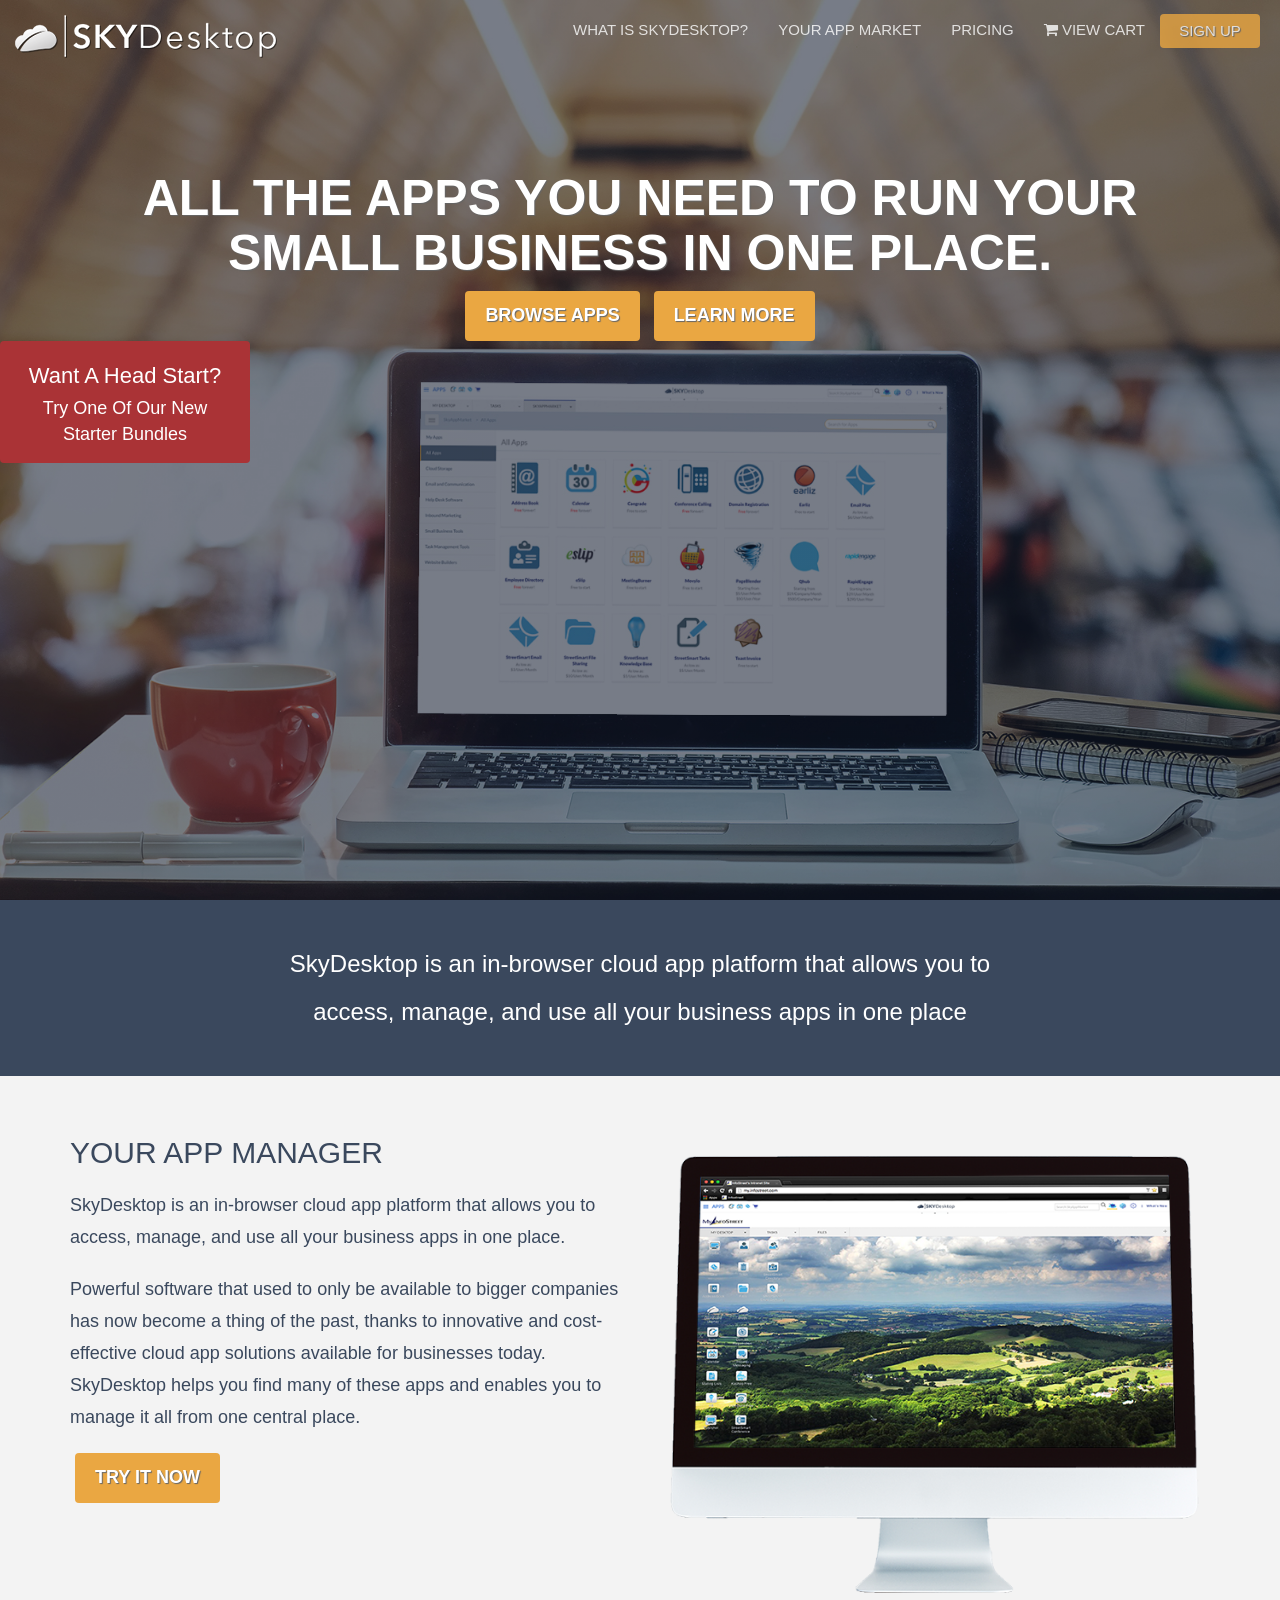
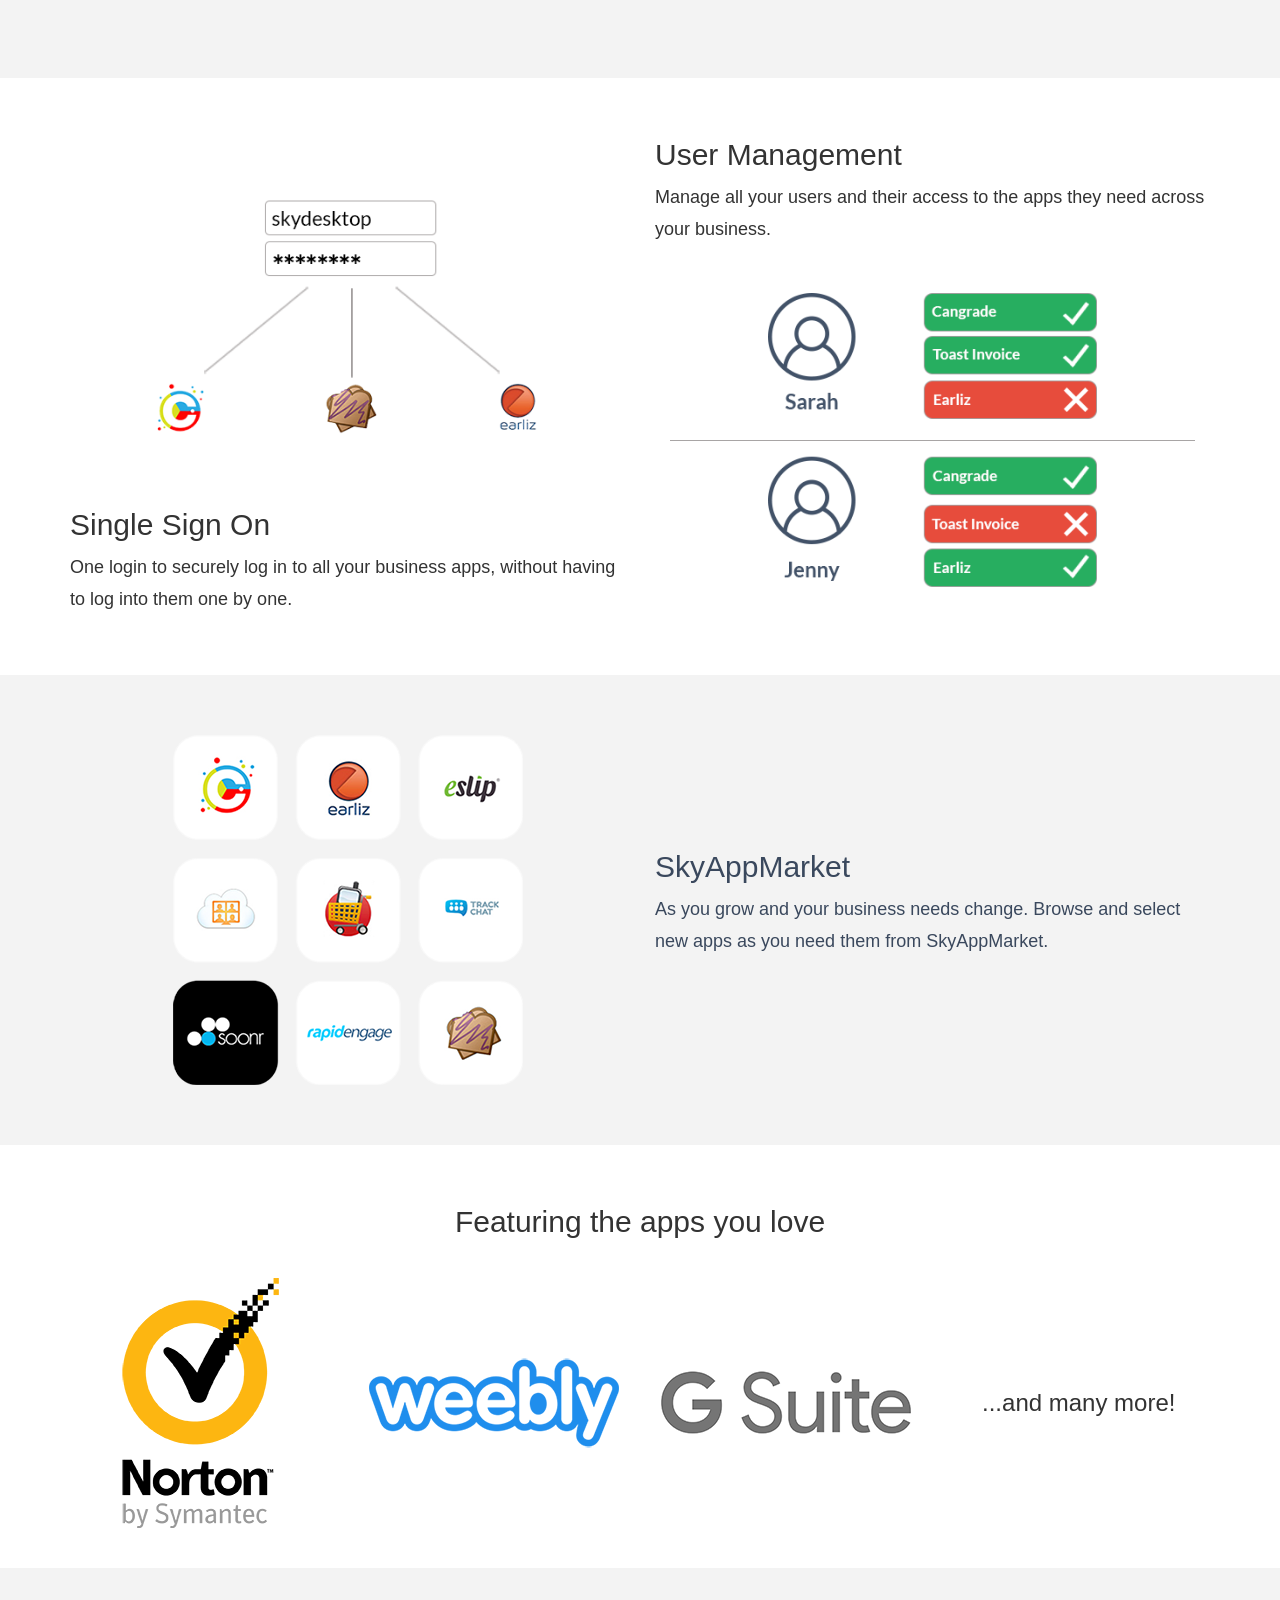
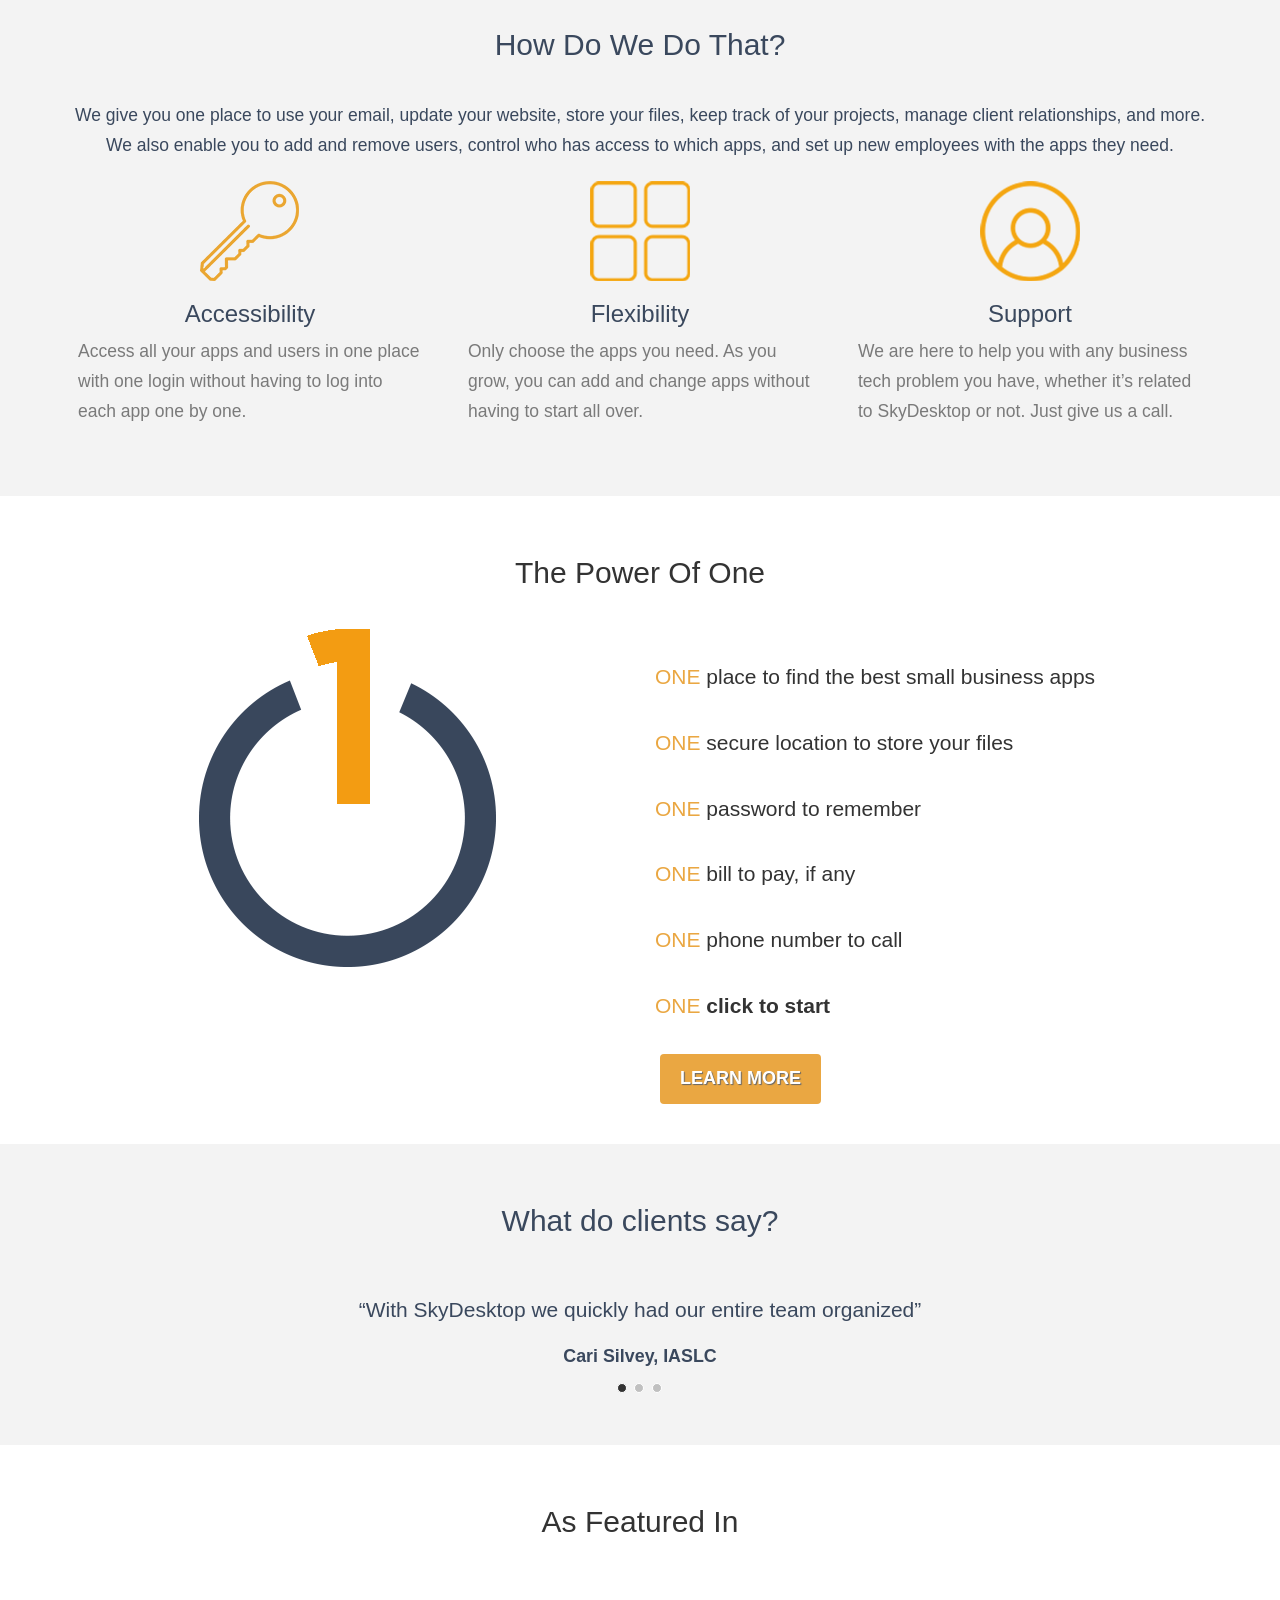
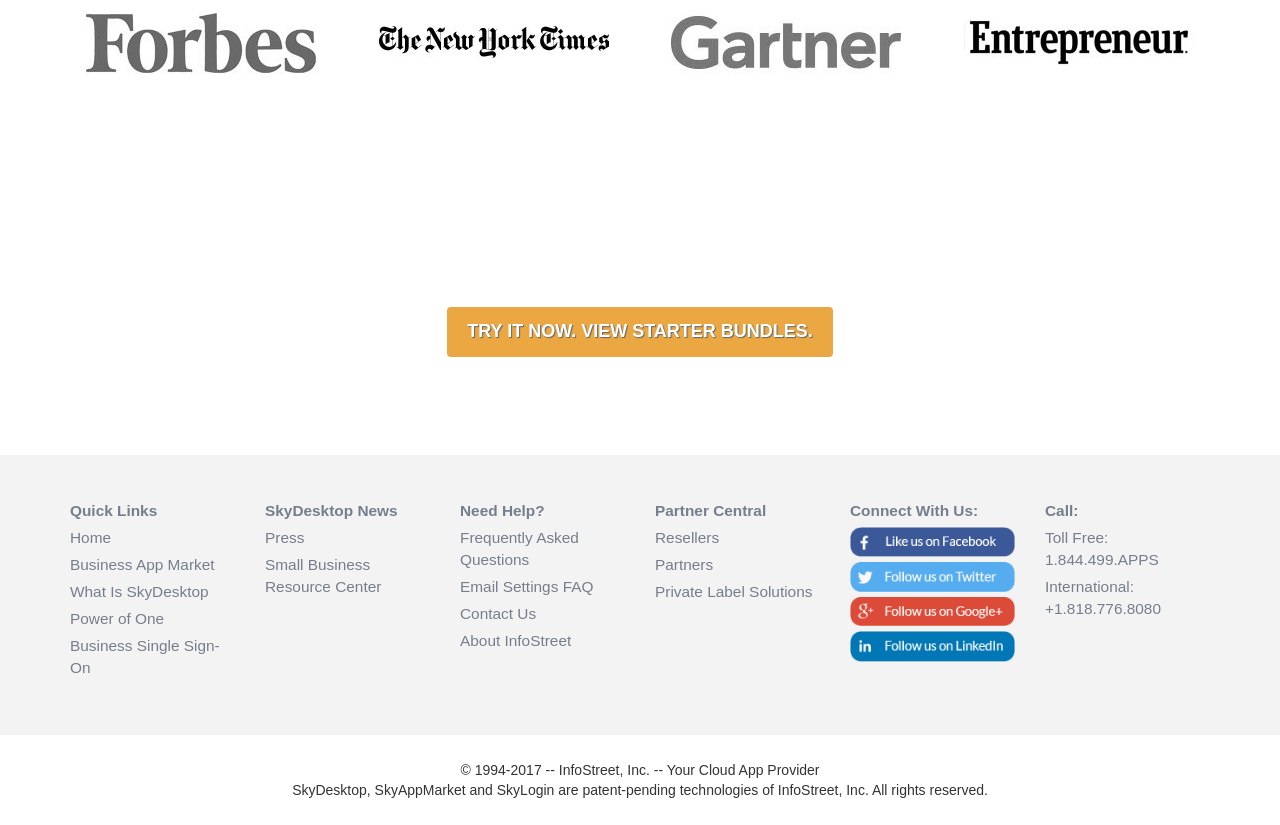
<file: src/img/projects/SkyDesktop.github.io-master/index.html>
<!DOCTYPE html>
<html>

<head>
  <meta charset="utf-8">
  <meta http-equiv="X-UA-Compatible" content="IE=edge">
  <meta name="viewport" content="width=device-width, initial-scale=1">
  <title>SkyDesktop</title>
  <meta name="description" content="SkyDesktop">
  <meta name="keywords" content="SkyDesktop">
  <meta name="author" content="Lamar Robinson">

  <!-- CSS -->
  <link rel="stylesheet" href="src/css/bootstrap.min.css">
  <link rel="stylesheet" href="src/fonts/font-awesome/css/font-awesome.min.css">
  <link rel="stylesheet" href="src/css/animate.css">
  <link rel="stylesheet" href="src/css/styles.css">

</head>

<body>

  <!-- Navigation -->
  <nav class="navbar navbar-inverse navbar-fixed-top navbar-no-bg" role="navigation">
    <div class="container-fuild">
      <div class="navbar-header">
        <button type="button" class="navbar-toggle collapsed" data-toggle="collapse" data-target="#top-navbar-1">
						<span class="sr-only">Toggle navigation</span>
						<span class="icon-bar"></span>
						<span class="icon-bar"></span>
						<span class="icon-bar"></span>
				</button>
        <a class="navbar-brand" href="#brand">
            <img src="src/img/navbar/skyDesktop.png">
        </a>
      </div>
      <!-- Collect the nav links, forms, and other content for toggling -->
      <div class="collapse navbar-collapse" id="top-navbar-1">
        <ul class="nav navbar-nav navbar-right">
          <li><a class="scroll-link" data-toggle="collapse" data-target="#top-navbar-1" href="#">WHAT IS SKYDESKTOP?</a></li>
          <li><a class="scroll-link" data-toggle="collapse" data-target="#top-navbar-1" href="#">YOUR APP MARKET</a></li>
          <li><a class="scroll-link" data-toggle="collapse" data-target="#top-navbar-1" href="#">PRICING</a></li>
          <li><a class="scroll-link" data-toggle="collapse" data-target="#top-navbar-1" href="#"><i class="fa fa-shopping-cart"></i> VIEW CART</a></li>
          <li><a class="scroll-link btn btn-nav" data-toggle="collapse" data-target="#top-navbar-1" href="#">SIGN UP</a></li>
        </ul>
      </div>
    </div>
  </nav>

  <!-- Header -->
  <header class="section-container section-container-image-bg header-container">
    <div class="container">
      <div class="row">
        <div class="col-sm-12">
          <div class="header-text">
            <h1 class="wow fadeInLeftBig">ALL THE APPS YOU NEED TO RUN YOUR SMALL BUSINESS IN ONE PLACE.</h1>
            <div class="header-links text-center wow fadeInUp">
              <a class="btn btn-default" href="">BROWSE APPS</a>
              <a class="btn btn-default" href="">LEARN MORE</a>
            </div>
          </div>
        </div>
      </div>
    </div>
    <div class="container-fluid">
      <div class="row">
        <div class="col-sm-12">
          <div class="head-start text-center">
            <h4>Want A Head Start?</h4>
            <p>Try One Of Our New Starter Bundles</p>
          </div>
        </div>
      </div>
    </div>
  </header>

  <!-- Introduction -->
  <section class="section-container intro-container section-container-blue-bg">
    <div class="container">
      <div class="row">
        <div class="col-sm-offset-2 col-sm-8 intro-description wow fadeIn">
          SkyDesktop is an in-browser cloud app platform that allows you to access, manage, and use all your business apps in one place
        </div>
      </div>
    </div>
  </section>

  <!-- About -->
  <section class="section-container about-container section-container-gray-bg">
    <div class="container">
      <div class="row">
        <div class="col-sm-6 wow fadeIn">
          <div class="about-box-text">
            <h2>YOUR APP MANAGER</h2>
            <p class="medium-paragraph">
              SkyDesktop is an in-browser cloud app platform that allows you to access, manage, and use all your business apps in one place.
            </p>
            <p class="medium-paragraph">
              Powerful software that used to only be available to bigger companies has now become a thing of the past, thanks to innovative and cost-effective cloud app solutions available for businesses today. SkyDesktop helps you find many of these apps and enables
              you to manage it all from one central place.
            </p>
          </div>
          <div class="about-link wow fadeInUp">
            <a class="btn btn-default" href="">TRY IT NOW</a>
          </div>
        </div>
        <div class="col-sm-6 about-box wow fadeInUp">
          <div class="about-img">
            <img src="src/img/about/appManager.png">
          </div>
        </div>
      </div>
    </div>
  </section>

  <!-- Info -->
  <section class="section-container info-container">
    <div class="container">
      <div class="row">
        <div class="col-sm-6 wow fadeIn">
          <div class="info-box wow fadeInUp">
            <div class="info-img">
              <img src="src/img/info/singleSignOn.png">
            </div>
          </div>
          <div class="info-box-text">
            <h2>Single Sign On</h2>
            <p class="medium-paragraph">
              One login to securely log in to all your business apps, without having to log into them one by one.
            </p>
          </div>
        </div>
        <div class="col-sm-6 wow fadeIn">
          <div class="info-box-text">
            <h2>User Management</h2>
            <p class="medium-paragraph">
              Manage all your users and their access to the apps they need across your business.
            </p>
          </div>
          <div class="info-box wow fadeInUp">
            <div class="info-img">
              <img src="src/img/info/userManagement.png">
            </div>
          </div>
        </div>
      </div>
    </div>
  </section>

  <!-- Market -->
  <section class="section-container market-container section-container-gray-bg">
    <div class="container">
      <div class="row">
        <div class="col-sm-6 wow fadeIn">
          <div class="market-box wow fadeInUp">
            <div class="market-img">
              <img src="src/img/info/tiles.png">
            </div>
          </div>
        </div>
        <div class="col-sm-6 wow fadeIn">
          <div class="market-box-text">
            <h2>SkyAppMarket</h2>
            <p class="medium-paragraph">
              As you grow and your business needs change. Browse and select new apps as you need them from SkyAppMarket.
            </p>
          </div>
        </div>
      </div>
    </div>
  </section>

  <!-- Apps -->
  <section class="section-container apps-container">
    <div class="container">
      <div class="row">
        <div class="col-sm-12 section-description wow fadeIn">
          <h2>Featuring the apps you love</h2>
        </div>
      </div>
      <div class="row">
        <div class="col-md-3 col-sm-6 col-xs-12 app-box text-center wow fadeInUp">
          <div class="app-img">
            <img src="src/img/apps/norton.png">
          </div>
        </div>
        <div class="col-md-3 col-sm-6 col-xs-12 app-box text-center wow fadeInUp">
          <div class="app-img">
            <img src="src/img/apps/weebly.png">
          </div>
        </div>
        <div class="col-md-3 col-sm-6 col-xs-12 app-box text-center wow fadeInUp">
          <div class="app-img">
            <img src="src/img/apps/gSuite.png">
          </div>
        </div>
        <div class="col-md-3 col-sm-6 col-xs-12 app-box text-center wow fadeInUp">
          <div class="app-more">
            ...and many more!
          </div>
        </div>
      </div>
    </div>
  </section>

  <!-- How -->
  <section class="section-container how-container section-container-gray-bg">
    <div class="container">
      <div class="row">
        <div class="col-sm-12 section-description wow fadeIn">
          <h2>How Do We Do That?</h2>
        </div>
      </div>
      <div class="row">
        <div class="col-sm-12 how-text wow fadeIn">
          We give you one place to use your email, update your website, store your files, keep track of your projects, manage client relationships, and more. We also enable you to add and remove users, control who has access to which apps, and set up new employees
          with the apps they need.
        </div>
      </div>
      <div class="row">
        <div class="col-sm-4 icon-box wow fadeInUp">
          <div class="icon-img">
            <img src="src/img/icons/access.png">
          </div>
          <div class="text-center">
            <h3>Accessibility</h3>
          </div>
          <div class="icon-description">
            <p>Access all your apps and users in one place with one login without having to log into each app one by one.</p>
          </div>
        </div>
        <div class="col-sm-4 icon-box wow fadeInUp">
          <div class="icon-img">
            <img src="src/img/icons/manage.png">
          </div>
          <div class="text-center">
            <h3>Flexibility</h3>
          </div>
          <div class="icon-description">
            <p>Only choose the apps you need. As you grow, you can add and change apps without having to start all over.</p>
          </div>
        </div>
        <div class="col-sm-4 icon-box wow fadeInUp">
          <div class="icon-img">
            <img src="src/img/icons/users.png">
          </div>
          <div class="text-center">
            <h3>Support</h3>
          </div>
          <div class="icon-description">
            <p>We are here to help you with any business tech problem you have, whether it’s related to SkyDesktop or not. Just give us a call.</p>
          </div>
        </div>
      </div>
    </div>
  </section>

  <!-- Power -->
  <section class="section-container power-container">
    <div class="container">
      <div class="row">
        <div class="col-sm-12 section-description wow fadeIn">
          <h2>The Power Of One</h2>
          <div class="divider-1 wow fadeInUp"><span></span></div>
        </div>
      </div>
      <div class="row">
        <div class="col-sm-6 power-box wow fadeInUp">
          <div class="power-img">
            <img src="src/img/power/powerOfOne.png">
          </div>
        </div>
        <div class="col-sm-6 power-box wow fadeInUp">
          <div class="power-list">
            <ul>
              <li><span>ONE</span> place to find the best small business apps</li>
              <li><span>ONE</span> secure location to store your files</li>
              <li><span>ONE</span> password to remember</li>
              <li><span>ONE</span> bill to pay, if any</li>
              <li><span>ONE</span> phone number to call</li>
              <li><span>ONE</span> <strong>click to start</strong></li>
            </ul>
          </div>
          <div class="power-link wow fadeInUp">
            <a class="btn btn-default" href="">LEARN MORE</a>
          </div>
        </div>
      </div>
    </div>
  </section>

  <!-- Testimonials -->
  <section class="section-container testimonials-container section-container-gray-bg">
    <div class="container">
      <div class="row">
        <div class="col-sm-12 testimonial-header wow fadeIn">
          <h2>What do clients say?</h2>
        </div>
      </div>
      <div class="row">
        <div class="col-md-12">
          <div class="carousel slide" data-ride="carousel" id="quote-carousel">

            <!-- Bottom Carousel Indicators -->
            <ol class="carousel-indicators">
              <li data-target="#quote-carousel" data-slide-to="0" class="active"></li>
              <li data-target="#quote-carousel" data-slide-to="1"></li>
              <li data-target="#quote-carousel" data-slide-to="2"></li>
            </ol>

            <!-- Carousel Slides / Quotes -->
            <div class="carousel-inner">
              <!-- Quote 1 -->
              <div class="item active">
                <div class="row">
                  <div class="col-sm-12">
                    <p>&ldquo;With SkyDesktop we quickly had our entire team organized&rdquo;</p>
                    <small><strong>Cari Silvey, IASLC</strong></small>
                  </div>
                </div>
              </div>

              <!-- Quote 2 -->
              <div class="item">
                <div class="row">
                  <div class="col-sm-12">
                    <p>&ldquo;With SkyDesktop we quickly had our entire team organized&rdquo;</p>
                    <small><strong>Cari Silvey, IASLC</strong></small>
                  </div>
                </div>
              </div>

              <!-- Quote 3 -->
              <div class="item">
                <div class="row">
                  <div class="col-sm-12">
                    <p>&ldquo;With SkyDesktop we quickly had our entire team organized&rdquo;</p>
                    <small><strong>Cari Silvey, IASLC</strong></small>
                  </div>
                </div>
              </div>
            </div>

          </div>
        </div>
      </div>
    </div>
  </section>

  <!-- Featured -->
  <section class="section-container featured-container">
    <div class="container">
      <div class="row">
        <div class="col-sm-12 section-description wow fadeIn">
          <h2>As Featured In</h2>
          <div class="divider-1 wow fadeInUp"><span></span></div>
        </div>
      </div>
      <div class="row">
        <div class="col-md-3 col-sm-6 col-xs-12 featured-box wow fadeInUp">
          <div class="featured-img">
            <img src="src/img/news/forbes.jpg">
          </div>
        </div>
        <div class="col-md-3 col-sm-6 col-xs-12 featured-box wow fadeInUp">
          <div class="featured-img">
            <img src="src/img/news/nytimes.jpg">
          </div>
        </div>
        <div class="col-md-3 col-sm-6 col-xs-12 featured-box wow fadeInUp">
          <div class="featured-img">
            <img src="src/img/news/gartner.jpg">
          </div>
        </div>
        <div class="col-md-3 col-sm-6 col-xs-12 featured-box wow fadeInUp">
          <div class="featured-img">
            <img src="src/img/news/entrepreneur.jpg">
          </div>
        </div>
      </div>
    </div>
  </section>

  <!-- Call to Action -->
  <section class="section-container section-container-image-bg call-to-action-container">
    <div class="container">
      <div class="row">
        <div class="col-sm-12 section-description wow fadeInLeftBig">
          <h2>Get a head start.  One location for everything you need.</h2>
          <p class="medium-paragraph">
            Start growing your business with a free SkyDesktop today. Build your perfect growth strategy with the help of SkyDesktop Starter Bundle.
          </p>
          <div class="cta-link wow fadeInUp">
            <a class="btn btn-default" href="">TRY IT NOW. VIEW STARTER BUNDLES.</a>
          </div>
        </div>
      </div>
    </div>
  </section>

  <!-- Footer -->
  <footer class="section-container section-container-gray-bg footer-container">
    <div class="container">
      <div class="row">
        <div class="col-md-2 col-sm-4 col-xs-12 footer-box wow fadeInUp">
          <div class="footer-list">
            <ul>
              <li><strong>Quick Links</strong></li>
              <li>Home</li>
              <li>Business App Market</li>
              <li>What Is SkyDesktop</li>
              <li>Power of One</li>
              <li>Business Single Sign-On</li>
            </ul>
          </div>
        </div>
        <div class="col-md-2 col-sm-4 col-xs-12 footer-box wow fadeInUp">
          <div class="footer-list">
            <ul>
              <li><strong>SkyDesktop News</strong></li>
              <li>Press</li>
              <li>Small Business Resource Center</li>
            </ul>
          </div>
        </div>
        <div class="col-md-2 col-sm-4 col-xs-12 footer-box wow fadeInUp">
          <div class="footer-list">
            <ul>
              <li><strong>Need Help?</strong></li>
              <li>Frequently Asked Questions</li>
              <li>Email Settings FAQ</li>
              <li>Contact Us</li>
              <li>About InfoStreet</li>
            </ul>
          </div>
        </div>
        <div class="col-md-2 col-sm-4 col-xs-12 footer-box wow fadeInUp">
          <div class="footer-list">
            <ul>
              <li><strong>Partner Central</strong></li>
              <li>Resellers</li>
              <li>Partners</li>
              <li>Private Label Solutions</li>
            </ul>
          </div>
        </div>
        <div class="col-md-2 col-sm-4 col-xs-12 footer-box wow fadeInUp">
          <div class="footer-list">
            <ul>
              <li><strong>Connect With Us:</strong></li>
              <li>
                <div class="social-img">
                  <img src="src/img/social/facebook.png">
                </div>
              </li>
              <li>
                <div class="social-img">
                  <img src="src/img/social/twitter.png">
                </div>
              </li>
              <li>
                <div class="social-img">
                  <img src="src/img/social/google.png">
                </div>
              </li>
              <li>
                <div class="social-img">
                  <img src="src/img/social/linkedin.png">
                </div>
              </li>
            </ul>
          </div>
        </div>
        <div class="col-md-2 col-sm-4 col-xs-12 footer-box wow fadeInUp">
          <div class="footer-list">
            <ul>
              <li><strong>Call:</strong></li>
              <li>Toll Free: 1.844.499.APPS</li>
              <li>International: +1.818.776.8080</li>
            </ul>
          </div>
        </div>
      </div>
    </div>
  </footer>

  <section class="section-container">
    <div class="container">
      <div class="row">
        <div class="col-sm-12 text-center footer-copyright">
          © 1994-2017 -- InfoStreet, Inc. -- Your Cloud App Provider<br>SkyDesktop, SkyAppMarket and SkyLogin are patent-pending technologies of InfoStreet, Inc. All rights reserved.
        </div>
      </div>
    </div>
  </section>

  <!-- Javascript -->
  <script src="src/js/jquery.min.js"></script>
  <script src="src/js/bootstrap.min.js"></script>
  <script src="src/js/wow.min.js"></script>
  <script src="src/js/waypoints.min.js"></script>
  <script src="src/js/scripts.js"></script>

</body>

</html>
</file>
<file: assets/vendor/venobox/venobox.css>
/* ------ venobox.css --------*/
.vbox-overlay *, .vbox-overlay *:before, .vbox-overlay *:after{
    -webkit-backface-visibility: hidden;
    -webkit-box-sizing:border-box;
    -moz-box-sizing:border-box;
    box-sizing:border-box;
}
.vbox-overlay * { 
    -webkit-backface-visibility: visible;
    backface-visibility: visible;
}
.vbox-overlay{
    display: -webkit-flex;
    display: flex;
    -webkit-flex-direction: column;
    flex-direction: column;
    -webkit-justify-content: center;
    justify-content: center;
    -webkit-align-items: center;
    align-items: center;
    position: fixed;
    left: 0;
    top: 0;
    bottom: 0;
    right: 0;
    z-index: 1040;
    -webkit-transform:translateZ(1000px);
    transform: translateZ(1000px);
    transform-style: preserve-3d;
}

/* ----- navigation ----- */
.vbox-title{
    width: 100%;
    height: 40px;
    float: left;
    text-align: center;
    line-height: 28px;
    font-size: 12px;
    padding: 6px 40px;
    overflow: hidden;
    position: fixed;
    display: none;
    left: 0;
    z-index: 1050;
}
.vbox-close{
    cursor: pointer;
    position: fixed;
    top: -1px;
    right: 0;
    width: 50px;
    height: 40px;
    padding: 6px;
    display: block;
    background-position:10px center;
    overflow: hidden;
    font-size: 24px;
    line-height: 1;
    text-align: center;
    z-index: 1050;
}
.vbox-num{
    cursor: pointer;
    position: fixed;
    left: 0;
    height: 40px;
    display: block;
    overflow: hidden;
    line-height: 28px;
    font-size: 12px;
    padding: 6px 10px;
    display: none;
    z-index: 1050;
}
/* ----- navigation ARROWS ----- */
.vbox-next, .vbox-prev{
    position: fixed;
    top: 50%;
    margin-top: -15px;
    overflow: hidden;
    cursor: pointer;
    display: block;
    width: 45px;
    height: 45px;
    z-index: 1050;
}
.vbox-next span, .vbox-prev span{
    position: relative;
    width: 20px;
    height: 20px;
    border: 2px solid transparent;
    border-top-color: #B6B6B6;
    border-right-color: #B6B6B6;
    text-indent: -100px;
    position: absolute;
    top: 8px;
    display: block;
}
.vbox-prev{
    left: 15px;
}
.vbox-next{
    right: 15px;
}
.vbox-prev span{
    left: 10px;
    -ms-transform: rotate(-135deg);
    -webkit-transform: rotate(-135deg);
    transform: rotate(-135deg);
}
.vbox-next span{
    -ms-transform: rotate(45deg);
    -webkit-transform: rotate(45deg);
    transform: rotate(45deg);
    right: 10px;
}
/* ------- inline window ------ */
.vbox-inline{
    width: 420px;
    height: 315px;
    height: 70vh;
    padding: 10px;
    background: #fff;
    margin: 0 auto;
    overflow: auto;
    text-align: left;
}
/* ------- Video & iFrames window ------ */
.venoframe{
    max-width: 100%;
    width: 100%;
    border: none;
    width: 100%;
    height: 260px;
    height: 70vh;
}
.venoframe.vbvid{
    height: 260px;
}
@media (min-width: 768px) {
    .venoframe, .vbox-inline{
        width: 90%;
        height: 360px;
        height: 70vh;
    }
    .venoframe.vbvid{
        width: 640px;
        height: 360px;
    }
}
@media (min-width: 992px) {
    .venoframe, .vbox-inline{
        max-width: 1200px;
        width: 80%;
        height: 540px;
        height: 70vh;
    }
    .venoframe.vbvid{
        width: 960px;
        height: 540px;
    }
}
/* 
Please do NOT edit this part! 
or at least read this note: http://i.imgur.com/7C0ws9e.gif
*/
.vbox-open{
    overflow: hidden;
}
.vbox-container{
    position: absolute;
    left: 0;
    right: 0;
    top: 0;
    bottom: 0;
    overflow-x: hidden;
    overflow-y: scroll;
    overflow-scrolling: touch;
    -webkit-overflow-scrolling: touch;
    z-index: 20;
    max-height: 100%;

}

.vbox-content{
    text-align: center;
    float: left;
    width: 100%;
    position: relative;
    overflow: hidden;
    padding: 20px 4%;
}
.vbox-container img{
    max-width: 100%;
    height: auto;
}
.vbox-figlio{
    box-shadow: 0 0 12px rgba(0,0,0,0.19), 0 6px 6px rgba(0,0,0,0.23);
    max-width: 100%;
    text-align: initial;
}
img.vbox-figlio{
    -webkit-user-select: none;
-khtml-user-select: none;
-moz-user-select: none;
-o-user-select: none;
user-select: none;
}
.vbox-content.swipe-left{
    margin-left: -200px !important;
}
.vbox-content.swipe-right{
    margin-left: 200px !important;
}
.vbox-animated{
    webkit-transition: margin 300ms ease-out;
    transition: margin 300ms ease-out;
}

/* ---------- preloader ----------
 * SPINKIT 
 * http://tobiasahlin.com/spinkit/
-------------------------------- */
.sk-double-bounce,.sk-rotating-plane{width:40px;height:40px;margin:40px auto}.sk-rotating-plane{background-color:#333;-webkit-animation:sk-rotatePlane 1.2s infinite ease-in-out;animation:sk-rotatePlane 1.2s infinite ease-in-out}@-webkit-keyframes sk-rotatePlane{0%{-webkit-transform:perspective(120px) rotateX(0) rotateY(0);transform:perspective(120px) rotateX(0) rotateY(0)}50%{-webkit-transform:perspective(120px) rotateX(-180.1deg) rotateY(0);transform:perspective(120px) rotateX(-180.1deg) rotateY(0)}100%{-webkit-transform:perspective(120px) rotateX(-180deg) rotateY(-179.9deg);transform:perspective(120px) rotateX(-180deg) rotateY(-179.9deg)}}@keyframes sk-rotatePlane{0%{-webkit-transform:perspective(120px) rotateX(0) rotateY(0);transform:perspective(120px) rotateX(0) rotateY(0)}50%{-webkit-transform:perspective(120px) rotateX(-180.1deg) rotateY(0);transform:perspective(120px) rotateX(-180.1deg) rotateY(0)}100%{-webkit-transform:perspective(120px) rotateX(-180deg) rotateY(-179.9deg);transform:perspective(120px) rotateX(-180deg) rotateY(-179.9deg)}}.sk-double-bounce{position:relative}.sk-double-bounce .sk-child{width:100%;height:100%;border-radius:50%;background-color:#333;opacity:.6;position:absolute;top:0;left:0;-webkit-animation:sk-doubleBounce 2s infinite ease-in-out;animation:sk-doubleBounce 2s infinite ease-in-out}.sk-chasing-dots .sk-child,.sk-spinner-pulse,.sk-three-bounce .sk-child{background-color:#333;border-radius:100%}.sk-double-bounce .sk-double-bounce2{-webkit-animation-delay:-1s;animation-delay:-1s}@-webkit-keyframes sk-doubleBounce{0%,100%{-webkit-transform:scale(0);transform:scale(0)}50%{-webkit-transform:scale(1);transform:scale(1)}}@keyframes sk-doubleBounce{0%,100%{-webkit-transform:scale(0);transform:scale(0)}50%{-webkit-transform:scale(1);transform:scale(1)}}.sk-wave{margin:40px auto;width:50px;height:40px;text-align:center;font-size:10px}.sk-wave .sk-rect{background-color:#333;height:100%;width:6px;display:inline-block;-webkit-animation:sk-waveStretchDelay 1.2s infinite ease-in-out;animation:sk-waveStretchDelay 1.2s infinite ease-in-out}.sk-wave .sk-rect1{-webkit-animation-delay:-1.2s;animation-delay:-1.2s}.sk-wave .sk-rect2{-webkit-animation-delay:-1.1s;animation-delay:-1.1s}.sk-wave .sk-rect3{-webkit-animation-delay:-1s;animation-delay:-1s}.sk-wave .sk-rect4{-webkit-animation-delay:-.9s;animation-delay:-.9s}.sk-wave .sk-rect5{-webkit-animation-delay:-.8s;animation-delay:-.8s}@-webkit-keyframes sk-waveStretchDelay{0%,100%,40%{-webkit-transform:scaleY(.4);transform:scaleY(.4)}20%{-webkit-transform:scaleY(1);transform:scaleY(1)}}@keyframes sk-waveStretchDelay{0%,100%,40%{-webkit-transform:scaleY(.4);transform:scaleY(.4)}20%{-webkit-transform:scaleY(1);transform:scaleY(1)}}.sk-wandering-cubes{margin:40px auto;width:40px;height:40px;position:relative}.sk-wandering-cubes .sk-cube{background-color:#333;width:10px;height:10px;position:absolute;top:0;left:0;-webkit-animation:sk-wanderingCube 1.8s ease-in-out -1.8s infinite both;animation:sk-wanderingCube 1.8s ease-in-out -1.8s infinite both}.sk-chasing-dots,.sk-spinner-pulse{width:40px;height:40px;margin:40px auto}.sk-wandering-cubes .sk-cube2{-webkit-animation-delay:-.9s;animation-delay:-.9s}@-webkit-keyframes sk-wanderingCube{0%{-webkit-transform:rotate(0);transform:rotate(0)}25%{-webkit-transform:translateX(30px) rotate(-90deg) scale(.5);transform:translateX(30px) rotate(-90deg) scale(.5)}50%{-webkit-transform:translateX(30px) translateY(30px) rotate(-179deg);transform:translateX(30px) translateY(30px) rotate(-179deg)}50.1%{-webkit-transform:translateX(30px) translateY(30px) rotate(-180deg);transform:translateX(30px) translateY(30px) rotate(-180deg)}75%{-webkit-transform:translateX(0) translateY(30px) rotate(-270deg) scale(.5);transform:translateX(0) translateY(30px) rotate(-270deg) scale(.5)}100%{-webkit-transform:rotate(-360deg);transform:rotate(-360deg)}}@keyframes sk-wanderingCube{0%{-webkit-transform:rotate(0);transform:rotate(0)}25%{-webkit-transform:translateX(30px) rotate(-90deg) scale(.5);transform:translateX(30px) rotate(-90deg) scale(.5)}50%{-webkit-transform:translateX(30px) translateY(30px) rotate(-179deg);transform:translateX(30px) translateY(30px) rotate(-179deg)}50.1%{-webkit-transform:translateX(30px) translateY(30px) rotate(-180deg);transform:translateX(30px) translateY(30px) rotate(-180deg)}75%{-webkit-transform:translateX(0) translateY(30px) rotate(-270deg) scale(.5);transform:translateX(0) translateY(30px) rotate(-270deg) scale(.5)}100%{-webkit-transform:rotate(-360deg);transform:rotate(-360deg)}}.sk-spinner-pulse{-webkit-animation:sk-pulseScaleOut 1s infinite ease-in-out;animation:sk-pulseScaleOut 1s infinite ease-in-out}@-webkit-keyframes sk-pulseScaleOut{0%{-webkit-transform:scale(0);transform:scale(0)}100%{-webkit-transform:scale(1);transform:scale(1);opacity:0}}@keyframes sk-pulseScaleOut{0%{-webkit-transform:scale(0);transform:scale(0)}100%{-webkit-transform:scale(1);transform:scale(1);opacity:0}}.sk-chasing-dots{position:relative;text-align:center;-webkit-animation:sk-chasingDotsRotate 2s infinite linear;animation:sk-chasingDotsRotate 2s infinite linear}.sk-chasing-dots .sk-child{width:60%;height:60%;display:inline-block;position:absolute;top:0;-webkit-animation:sk-chasingDotsBounce 2s infinite ease-in-out;animation:sk-chasingDotsBounce 2s infinite ease-in-out}.sk-chasing-dots .sk-dot2{top:auto;bottom:0;-webkit-animation-delay:-1s;animation-delay:-1s}@-webkit-keyframes sk-chasingDotsRotate{100%{-webkit-transform:rotate(360deg);transform:rotate(360deg)}}@keyframes sk-chasingDotsRotate{100%{-webkit-transform:rotate(360deg);transform:rotate(360deg)}}@-webkit-keyframes sk-chasingDotsBounce{0%,100%{-webkit-transform:scale(0);transform:scale(0)}50%{-webkit-transform:scale(1);transform:scale(1)}}@keyframes sk-chasingDotsBounce{0%,100%{-webkit-transform:scale(0);transform:scale(0)}50%{-webkit-transform:scale(1);transform:scale(1)}}.sk-three-bounce{margin:40px auto;width:80px;text-align:center}.sk-three-bounce .sk-child{width:20px;height:20px;display:inline-block;-webkit-animation:sk-three-bounce 1.4s ease-in-out 0s infinite both;animation:sk-three-bounce 1.4s ease-in-out 0s infinite both}.sk-circle .sk-child:before,.sk-fading-circle .sk-circle:before{display:block;border-radius:100%;content:'';background-color:#333}.sk-three-bounce .sk-bounce1{-webkit-animation-delay:-.32s;animation-delay:-.32s}.sk-three-bounce .sk-bounce2{-webkit-animation-delay:-.16s;animation-delay:-.16s}@-webkit-keyframes sk-three-bounce{0%,100%,80%{-webkit-transform:scale(0);transform:scale(0)}40%{-webkit-transform:scale(1);transform:scale(1)}}@keyframes sk-three-bounce{0%,100%,80%{-webkit-transform:scale(0);transform:scale(0)}40%{-webkit-transform:scale(1);transform:scale(1)}}.sk-circle{margin:40px auto;width:40px;height:40px;position:relative}.sk-circle .sk-child{width:100%;height:100%;position:absolute;left:0;top:0}.sk-circle .sk-child:before{margin:0 auto;width:15%;height:15%;-webkit-animation:sk-circleBounceDelay 1.2s infinite ease-in-out both;animation:sk-circleBounceDelay 1.2s infinite ease-in-out both}.sk-circle .sk-circle2{-webkit-transform:rotate(30deg);-ms-transform:rotate(30deg);transform:rotate(30deg)}.sk-circle .sk-circle3{-webkit-transform:rotate(60deg);-ms-transform:rotate(60deg);transform:rotate(60deg)}.sk-circle .sk-circle4{-webkit-transform:rotate(90deg);-ms-transform:rotate(90deg);transform:rotate(90deg)}.sk-circle .sk-circle5{-webkit-transform:rotate(120deg);-ms-transform:rotate(120deg);transform:rotate(120deg)}.sk-circle .sk-circle6{-webkit-transform:rotate(150deg);-ms-transform:rotate(150deg);transform:rotate(150deg)}.sk-circle .sk-circle7{-webkit-transform:rotate(180deg);-ms-transform:rotate(180deg);transform:rotate(180deg)}.sk-circle .sk-circle8{-webkit-transform:rotate(210deg);-ms-transform:rotate(210deg);transform:rotate(210deg)}.sk-circle .sk-circle9{-webkit-transform:rotate(240deg);-ms-transform:rotate(240deg);transform:rotate(240deg)}.sk-circle .sk-circle10{-webkit-transform:rotate(270deg);-ms-transform:rotate(270deg);transform:rotate(270deg)}.sk-circle .sk-circle11{-webkit-transform:rotate(300deg);-ms-transform:rotate(300deg);transform:rotate(300deg)}.sk-circle .sk-circle12{-webkit-transform:rotate(330deg);-ms-transform:rotate(330deg);transform:rotate(330deg)}.sk-circle .sk-circle2:before{-webkit-animation-delay:-1.1s;animation-delay:-1.1s}.sk-circle .sk-circle3:before{-webkit-animation-delay:-1s;animation-delay:-1s}.sk-circle .sk-circle4:before{-webkit-animation-delay:-.9s;animation-delay:-.9s}.sk-circle .sk-circle5:before{-webkit-animation-delay:-.8s;animation-delay:-.8s}.sk-circle .sk-circle6:before{-webkit-animation-delay:-.7s;animation-delay:-.7s}.sk-circle .sk-circle7:before{-webkit-animation-delay:-.6s;animation-delay:-.6s}.sk-circle .sk-circle8:before{-webkit-animation-delay:-.5s;animation-delay:-.5s}.sk-circle .sk-circle9:before{-webkit-animation-delay:-.4s;animation-delay:-.4s}.sk-circle .sk-circle10:before{-webkit-animation-delay:-.3s;animation-delay:-.3s}.sk-circle .sk-circle11:before{-webkit-animation-delay:-.2s;animation-delay:-.2s}.sk-circle .sk-circle12:before{-webkit-animation-delay:-.1s;animation-delay:-.1s}@-webkit-keyframes sk-circleBounceDelay{0%,100%,80%{-webkit-transform:scale(0);transform:scale(0)}40%{-webkit-transform:scale(1);transform:scale(1)}}@keyframes sk-circleBounceDelay{0%,100%,80%{-webkit-transform:scale(0);transform:scale(0)}40%{-webkit-transform:scale(1);transform:scale(1)}}.sk-cube-grid{width:40px;height:40px;margin:40px auto}.sk-cube-grid .sk-cube{width:33.33%;height:33.33%;background-color:#333;float:left;-webkit-animation:sk-cubeGridScaleDelay 1.3s infinite ease-in-out;animation:sk-cubeGridScaleDelay 1.3s infinite ease-in-out}.sk-cube-grid .sk-cube1{-webkit-animation-delay:.2s;animation-delay:.2s}.sk-cube-grid .sk-cube2{-webkit-animation-delay:.3s;animation-delay:.3s}.sk-cube-grid .sk-cube3{-webkit-animation-delay:.4s;animation-delay:.4s}.sk-cube-grid .sk-cube4{-webkit-animation-delay:.1s;animation-delay:.1s}.sk-cube-grid .sk-cube5{-webkit-animation-delay:.2s;animation-delay:.2s}.sk-cube-grid .sk-cube6{-webkit-animation-delay:.3s;animation-delay:.3s}.sk-cube-grid .sk-cube7{-webkit-animation-delay:0ms;animation-delay:0ms}.sk-cube-grid .sk-cube8{-webkit-animation-delay:.1s;animation-delay:.1s}.sk-cube-grid .sk-cube9{-webkit-animation-delay:.2s;animation-delay:.2s}@-webkit-keyframes sk-cubeGridScaleDelay{0%,100%,70%{-webkit-transform:scale3D(1,1,1);transform:scale3D(1,1,1)}35%{-webkit-transform:scale3D(0,0,1);transform:scale3D(0,0,1)}}@keyframes sk-cubeGridScaleDelay{0%,100%,70%{-webkit-transform:scale3D(1,1,1);transform:scale3D(1,1,1)}35%{-webkit-transform:scale3D(0,0,1);transform:scale3D(0,0,1)}}.sk-fading-circle{margin:40px auto;width:40px;height:40px;position:relative}.sk-fading-circle .sk-circle{width:100%;height:100%;position:absolute;left:0;top:0}.sk-fading-circle .sk-circle:before{margin:0 auto;width:15%;height:15%;-webkit-animation:sk-circleFadeDelay 1.2s infinite ease-in-out both;animation:sk-circleFadeDelay 1.2s infinite ease-in-out both}.sk-fading-circle .sk-circle2{-webkit-transform:rotate(30deg);-ms-transform:rotate(30deg);transform:rotate(30deg)}.sk-fading-circle .sk-circle3{-webkit-transform:rotate(60deg);-ms-transform:rotate(60deg);transform:rotate(60deg)}.sk-fading-circle .sk-circle4{-webkit-transform:rotate(90deg);-ms-transform:rotate(90deg);transform:rotate(90deg)}.sk-fading-circle .sk-circle5{-webkit-transform:rotate(120deg);-ms-transform:rotate(120deg);transform:rotate(120deg)}.sk-fading-circle .sk-circle6{-webkit-transform:rotate(150deg);-ms-transform:rotate(150deg);transform:rotate(150deg)}.sk-fading-circle .sk-circle7{-webkit-transform:rotate(180deg);-ms-transform:rotate(180deg);transform:rotate(180deg)}.sk-fading-circle .sk-circle8{-webkit-transform:rotate(210deg);-ms-transform:rotate(210deg);transform:rotate(210deg)}.sk-fading-circle .sk-circle9{-webkit-transform:rotate(240deg);-ms-transform:rotate(240deg);transform:rotate(240deg)}.sk-fading-circle .sk-circle10{-webkit-transform:rotate(270deg);-ms-transform:rotate(270deg);transform:rotate(270deg)}.sk-fading-circle .sk-circle11{-webkit-transform:rotate(300deg);-ms-transform:rotate(300deg);transform:rotate(300deg)}.sk-fading-circle .sk-circle12{-webkit-transform:rotate(330deg);-ms-transform:rotate(330deg);transform:rotate(330deg)}.sk-fading-circle .sk-circle2:before{-webkit-animation-delay:-1.1s;animation-delay:-1.1s}.sk-fading-circle .sk-circle3:before{-webkit-animation-delay:-1s;animation-delay:-1s}.sk-fading-circle .sk-circle4:before{-webkit-animation-delay:-.9s;animation-delay:-.9s}.sk-fading-circle .sk-circle5:before{-webkit-animation-delay:-.8s;animation-delay:-.8s}.sk-fading-circle .sk-circle6:before{-webkit-animation-delay:-.7s;animation-delay:-.7s}.sk-fading-circle .sk-circle7:before{-webkit-animation-delay:-.6s;animation-delay:-.6s}.sk-fading-circle .sk-circle8:before{-webkit-animation-delay:-.5s;animation-delay:-.5s}.sk-fading-circle .sk-circle9:before{-webkit-animation-delay:-.4s;animation-delay:-.4s}.sk-fading-circle .sk-circle10:before{-webkit-animation-delay:-.3s;animation-delay:-.3s}.sk-fading-circle .sk-circle11:before{-webkit-animation-delay:-.2s;animation-delay:-.2s}.sk-fading-circle .sk-circle12:before{-webkit-animation-delay:-.1s;animation-delay:-.1s}@-webkit-keyframes sk-circleFadeDelay{0%,100%,39%{opacity:0}40%{opacity:1}}@keyframes sk-circleFadeDelay{0%,100%,39%{opacity:0}40%{opacity:1}}.sk-folding-cube{margin:40px auto;width:40px;height:40px;position:relative;-webkit-transform:rotateZ(45deg);transform:rotateZ(45deg)}.sk-folding-cube .sk-cube{float:left;width:50%;height:50%;position:relative;-webkit-transform:scale(1.1);-ms-transform:scale(1.1);transform:scale(1.1)}.sk-folding-cube .sk-cube:before{content:'';position:absolute;top:0;left:0;width:100%;height:100%;background-color:#333;-webkit-animation:sk-foldCubeAngle 2.4s infinite linear both;animation:sk-foldCubeAngle 2.4s infinite linear both;-webkit-transform-origin:100% 100%;-ms-transform-origin:100% 100%;transform-origin:100% 100%}.sk-folding-cube .sk-cube2{-webkit-transform:scale(1.1) rotateZ(90deg);transform:scale(1.1) rotateZ(90deg)}.sk-folding-cube .sk-cube3{-webkit-transform:scale(1.1) rotateZ(180deg);transform:scale(1.1) rotateZ(180deg)}.sk-folding-cube .sk-cube4{-webkit-transform:scale(1.1) rotateZ(270deg);transform:scale(1.1) rotateZ(270deg)}.sk-folding-cube .sk-cube2:before{-webkit-animation-delay:.3s;animation-delay:.3s}.sk-folding-cube .sk-cube3:before{-webkit-animation-delay:.6s;animation-delay:.6s}.sk-folding-cube .sk-cube4:before{-webkit-animation-delay:.9s;animation-delay:.9s}@-webkit-keyframes sk-foldCubeAngle{0%,10%{-webkit-transform:perspective(140px) rotateX(-180deg);transform:perspective(140px) rotateX(-180deg);opacity:0}25%,75%{-webkit-transform:perspective(140px) rotateX(0);transform:perspective(140px) rotateX(0);opacity:1}100%,90%{-webkit-transform:perspective(140px) rotateY(180deg);transform:perspective(140px) rotateY(180deg);opacity:0}}@keyframes sk-foldCubeAngle{0%,10%{-webkit-transform:perspective(140px) rotateX(-180deg);transform:perspective(140px) rotateX(-180deg);opacity:0}25%,75%{-webkit-transform:perspective(140px) rotateX(0);transform:perspective(140px) rotateX(0);opacity:1}100%,90%{-webkit-transform:perspective(140px) rotateY(180deg);transform:perspective(140px) rotateY(180deg);opacity:0}}
</file>
<file: assets/css/style.css>
/*--------------------------------------------------------------
# General
--------------------------------------------------------------*/
body {
  font-family: 'Montserrat', sans-serif;
  color: #272829;
}

a {
  color: #149ddd;
}

a:hover {
  color: #37b3ed;
  text-decoration: none;
}

h1, h2, h3, h4, h5, h6 {
  font-family: "Montserrat", sans-serif;
}

/*--------------------------------------------------------------
# Back to top button
--------------------------------------------------------------*/
.back-to-top {
  position: fixed;
  display: none;
  width: 40px;
  height: 40px;
  border-radius: 50px;
  right: 15px;
  bottom: 15px;
  background: #149ddd;
  color: #fff;
  transition: display 0.5s ease-in-out;
  z-index: 99999;
}

.back-to-top i {
  font-size: 24px;
  position: absolute;
  top: 7px;
  left: 8px;
}

.back-to-top:hover {
  color: #fff;
  background: #2eafec;
  transition: background 0.2s ease-in-out;
}

/*--------------------------------------------------------------
# Header
--------------------------------------------------------------*/
#header {
  position: fixed;
  top: 0;
  left: 0;
  bottom: 0;
  width: 300px;
  transition: all ease-in-out 0.5s;
  z-index: 9999;
  transition: all 0.5s;
  padding: 0 15px;
  background: #040b14;
  overflow-y: auto;
}

#header .profile img {
  margin: 15px auto;
  display: block;
  width: 120px;
  border: 8px solid #2c2f3f;
}

#header .profile h1 {
  font-size: 24px;
  margin: 0;
  padding: 0;
  font-weight: 600;
  -moz-text-align-last: center;
  text-align-last: center;
  font-family: "Poppins", sans-serif;
}

#header .profile h1 a, #header .profile h1 a:hover {
  color: #fff;
  text-decoration: none;
}

#header .profile .social-links a {
  font-size: 18px;
  display: inline-block;
  background: #212431;
  color: #fff;
  line-height: 1;
  padding: 8px 0;
  margin-right: 4px;
  border-radius: 50%;
  text-align: center;
  width: 36px;
  height: 36px;
  transition: 0.3s;
}

#header .profile .social-links a:hover {
  background: #149ddd;
  color: #fff;
  text-decoration: none;
}

#main {
  margin-left: 300px;
}

@media (max-width: 1199px) {
  #header {
    left: -300px;
  }
  #main {
    margin-left: 0;
  }
}

/*--------------------------------------------------------------
# Navigation Menu
--------------------------------------------------------------*/
/* Desktop Navigation */
.nav-menu {
  padding-top: 30px;
}

.nav-menu * {
  margin: 0;
  padding: 0;
  list-style: none;
}

.nav-menu > ul > li {
  position: relative;
  white-space: nowrap;
}

.nav-menu a {
  display: flex;
  align-items: center;
  color: #a8a9b4;
  padding: 12px 15px;
  margin-bottom: 8px;
  transition: 0.3s;
  font-size: 15px;
}

.nav-menu a i {
  font-size: 24px;
  padding-right: 8px;
  color: #6f7180;
}

.nav-menu a:hover, .nav-menu .active > a, .nav-menu li:hover > a {
  text-decoration: none;
  color: #fff;
}

.nav-menu a:hover i, .nav-menu .active > a i, .nav-menu li:hover > a i {
  color: #149ddd;
}

/* Mobile Navigation */
.mobile-nav-toggle {
  position: fixed;
  right: 15px;
  top: 15px;
  z-index: 9998;
  border: 0;
  background: none;
  font-size: 24px;
  transition: all 0.4s;
  outline: none !important;
  line-height: 1;
  cursor: pointer;
  text-align: right;
}

.mobile-nav-toggle i {
  color: #149ddd;
}

.mobile-nav-active {
  overflow: hidden;
}

.mobile-nav-active #header {
  left: 0;
}

.mobile-nav-active .mobile-nav-toggle i {
  color: #fff;
}

/*--------------------------------------------------------------
# Hero Section
--------------------------------------------------------------*/
#hero {
  width: 100%;
  height: 100vh;
  background: url("../img/hero-bg.jpg") center;
  background-size: cover;
  display: none !important;
}

#hero:before {
  content: "";
  background: rgba(5, 13, 24, 0.3);
  position: absolute;
  bottom: 0;
  top: 0;
  left: 0;
  right: 0;
  z-index: 1;
}

#hero .hero-container {
  position: relative;
  z-index: 2;
  min-width: 300px;
}

#hero h1 {
  margin: 0 0 10px 0;
  font-size: 64px;
  font-weight: 700;
  line-height: 56px;
  color: #fff;
}

#hero p {
  color: #fff;
  margin-bottom: 50px;
  font-size: 26px;
  font-family: "Poppins", sans-serif;
}

#hero p span {
  color: #fff;
  padding-bottom: 4px;
  letter-spacing: 1px;
  border-bottom: 3px solid #149ddd;
}

@media (min-width: 1024px) {
  #hero {
    background-attachment: fixed;
  }
}

@media (max-width: 768px) {
  #hero h1 {
    font-size: 28px;
    line-height: 36px;
  }
  #hero h2 {
    font-size: 18px;
    line-height: 24px;
    margin-bottom: 30px;
  }
}

/*--------------------------------------------------------------
# Sections General
--------------------------------------------------------------*/
section {
  padding: 60px 0;
  overflow: hidden;
}

.section-bg {
  background: #f5f8fd;
}

.section-title {
  padding-bottom: 30px;
}

.section-title h2 {
  font-size: 32px;
  font-weight: bold;
  margin-bottom: 20px;
  padding-bottom: 20px;
  position: relative;
  color: #173b6c;
}

.section-title h2::after {
  content: '';
  position: absolute;
  display: block;
  width: 50px;
  height: 3px;
  background: #149ddd;
  bottom: 0;
  left: 0;
}

.section-title p {
  margin-bottom: 0;
}

/*--------------------------------------------------------------
# About
--------------------------------------------------------------*/
.about .content h3 {
  font-weight: 700;
  font-size: 26px;
  color: #173b6c;
}

.about .content ul {
  list-style: none;
  padding: 0;
}

.about .content ul li {
  padding-bottom: 10px;
}

.about .content ul i {
  font-size: 20px;
  padding-right: 2px;
  color: #149ddd;
}

.about .content p:last-child {
  margin-bottom: 0;
}

/*--------------------------------------------------------------
# Skills
--------------------------------------------------------------*/
.skills .icon-box {
  margin-bottom: 20px;
}

.skills .icon {
  float: left;
  display: flex;
  align-items: center;
  justify-content: center;
  width: 54px;
  height: 54px;
  background: #149ddd;
  border-radius: 50%;
  transition: 0.5s;
  border: 1px solid #149ddd;
}

.skills .icon i {
  color: #fff;
  font-size: 24px;
}

.skills .icon-box:hover .icon {
  background: #fff;
}

.skills .icon-box:hover .icon i {
  color: #149ddd;
}

.skills .title {
  margin-left: 80px;
  font-weight: 700;
  margin-bottom: 15px;
  font-size: 18px;
}

.skills .title a {
  color: #343a40;
}

.skills .title a:hover {
  color: #149ddd;
}

.skills .description {
  margin-left: 80px;
  line-height: 24px;
  font-size: 14px;
}

/*--------------------------------------------------------------
# Philosophy
--------------------------------------------------------------*/
.philosophy .icon-box {
  margin-bottom: 20px;
}

.philosophy .icon {
  display: flex;
  margin: 0px auto 15px;
  align-items: center;
  justify-content: center;
  text-align: center;
  width: 100px;
  height: 100px;
  background: #149ddd;
  border-radius: 50%;
  transition: 0.5s;
  border: 1px solid #149ddd;
}

.philosophy .icon i {
  color: #fff;
  font-size: 33px;
}

.philosophy .icon-box:hover .icon {
  background: #fff;
}

.philosophy .icon-box:hover .icon i {
  color: #149ddd;
}

.philosophy .title {
  margin: auto;
  font-weight: 700;
  text-align: center;
  margin-bottom: 15px;
  font-size: 18px;
}

.philosophy .title a {
  color: #343a40;
}

.philosophy .title a:hover {
  color: #149ddd;
}

.philosophy .description {
  margin: auto;
  line-height: 24px;
  font-size: 14px;
  text-align: center;
}

/*--------------------------------------------------------------
# Resume
--------------------------------------------------------------*/
.resume .resume-title {
  font-size: 26px;
  font-weight: 700;
  margin-top: 20px;
  margin-bottom: 20px;
  color: #050d18;
}

.resume .resume-item {
  padding: 0 0 20px 20px;
  margin-top: -2px;
  border-left: 2px solid #1f5297;
  position: relative;
}

.resume .resume-item h4 {
  line-height: 18px;
  font-size: 18px;
  font-weight: 600;
  text-transform: uppercase;
  font-family: "Poppins", sans-serif;
  color: #050d18;
  margin-bottom: 10px;
}

.resume .resume-item h5 {
  font-size: 16px;
  background: #e4edf9;
  padding: 5px 15px;
  display: inline-block;
  font-weight: 600;
  margin-bottom: 10px;
}

.resume .resume-item ul {
  padding-left: 20px;
}

.resume .resume-item ul li {
  padding-bottom: 10px;
}

.resume .resume-item:last-child {
  padding-bottom: 0;
}

.resume .resume-item::before {
  content: "";
  position: absolute;
  width: 16px;
  height: 16px;
  border-radius: 50px;
  left: -9px;
  top: 0;
  background: #fff;
  border: 2px solid #1f5297;
}

/*--------------------------------------------------------------
# Portfolio
--------------------------------------------------------------*/
.portfolio .portfolio-item {
  margin-bottom: 30px;
}

.portfolio #portfolio-flters {
  padding: 0;
  margin: 0 auto 35px auto;
  list-style: none;
  text-align: center;
  background: #fff;
  border-radius: 50px;
  padding: 2px 15px;
}

.portfolio #portfolio-flters li {
  cursor: pointer;
  display: inline-block;
  padding: 10px 15px 8px 15px;
  font-size: 14px;
  font-weight: 600;
  line-height: 1;
  text-transform: uppercase;
  color: #272829;
  margin-bottom: 5px;
  transition: all 0.3s ease-in-out;
}

.portfolio #portfolio-flters li:hover, .portfolio #portfolio-flters li.filter-active {
  color: #149ddd;
}

.portfolio #portfolio-flters li:last-child {
  margin-right: 0;
}

.portfolio .portfolio-wrap {
  transition: 0.3s;
  position: relative;
  overflow: hidden;
  z-index: 1;
}

.portfolio .portfolio-wrap::before {
  content: "";
  background: rgba(255, 255, 255, 0.5);
  position: absolute;
  left: 0;
  right: 0;
  top: 0;
  bottom: 0;
  transition: all ease-in-out 0.3s;
  z-index: 2;
  opacity: 0;
}

.portfolio .portfolio-wrap .portfolio-links {
  opacity: 1;
  left: 0;
  right: 0;
  bottom: -60px;
  z-index: 3;
  position: absolute;
  transition: all ease-in-out 0.3s;
  display: flex;
  justify-content: center;
}

.portfolio .portfolio-wrap .portfolio-links a {
  color: #fff;
  font-size: 28px;
  text-align: center;
  background: rgba(20, 157, 221, 0.75);
  transition: 0.3s;
  width: 50%;
}

.portfolio .portfolio-wrap .portfolio-links a:hover {
  background: rgba(20, 157, 221, 0.95);
}

.portfolio .portfolio-wrap .portfolio-links a + a {
  border-left: 1px solid #37b3ed;
}

.portfolio .portfolio-wrap:hover::before {
  top: 0;
  left: 0;
  right: 0;
  bottom: 0;
  opacity: 1;
}

.portfolio .portfolio-wrap:hover .portfolio-links {
  opacity: 1;
  bottom: 0;
}

.portfolio-title {
  margin: 20px 0;
}

.portfolio-title h4 {
  font-size: 16px;
  font-weight: bold;
  margin-bottom: 10px;
  padding-bottom: 10px;
  position: relative;
  color: #173b6c;
}

.portfolio-title h4::after {
  content: '';
  position: absolute;
  display: block;
  width: 25px;
  height: 1.5px;
  background: #149ddd;
  bottom: 0;
  left: 0;
}

/*--------------------------------------------------------------
# Testimonials
--------------------------------------------------------------*/
.testimonials .testimonial-item {
  box-sizing: content-box;
  text-align: center;
  min-height: 320px;
}

.testimonials .testimonial-item .testimonial-img {
  width: 90px;
  border-radius: 50%;
  margin: 0 auto;
}

.testimonials .testimonial-item h3 {
  font-size: 18px;
  font-weight: bold;
  margin: 10px 0 5px 0;
  color: #111;
}

.testimonials .testimonial-item h4 {
  font-size: 14px;
  color: #999;
  margin: 0;
}

.testimonials .testimonial-item .testimonial-img-logo {
  width: 80px;
  margin: 10px auto;
}

.testimonials .testimonial-item .quote-icon-left, .testimonials .testimonial-item .quote-icon-right {
  color: #c3e8fa;
  font-size: 26px;
}

.testimonials .testimonial-item .quote-icon-left {
  display: inline-block;
  left: -5px;
  position: relative;
}

.testimonials .testimonial-item .quote-icon-right {
  display: inline-block;
  right: -5px;
  position: relative;
  top: 10px;
}

.testimonials .testimonial-item p {
  font-style: italic;
  margin: 0 15px 15px 15px;
  padding: 20px;
  background: #fff;
  position: relative;
  margin-bottom: 35px;
  border-radius: 6px;
  box-shadow: 0px 2px 15px rgba(0, 0, 0, 0.1);
}

.testimonials .testimonial-item p::after {
  content: "";
  width: 0;
  height: 0;
  border-top: 20px solid #fff;
  border-right: 20px solid transparent;
  border-left: 20px solid transparent;
  position: absolute;
  bottom: -20px;
  left: calc(50% - 20px);
}

.testimonials .owl-nav, .testimonials .owl-dots {
  margin-top: 5px;
  text-align: center;
}

.testimonials .owl-dot {
  display: inline-block;
  margin: 0 5px;
  width: 12px;
  height: 12px;
  border-radius: 50%;
  background-color: #ddd !important;
}

.testimonials .owl-dot.active {
  background-color: #149ddd !important;
}

@media (max-width: 767px) {
  .testimonials {
    margin: 30px 10px;
  }
}

/*--------------------------------------------------------------
# Contact
--------------------------------------------------------------*/
.contact {
  padding-bottom: 130px;
}

.contact .info {
  padding: 30px;
  background: #fff;
  width: 100%;
  box-shadow: 0 0 24px 0 rgba(0, 0, 0, 0.12);
}

.contact .info i {
  font-size: 20px;
  color: #149ddd;
  float: left;
  width: 44px;
  height: 44px;
  background: #dff3fc;
  display: flex;
  justify-content: center;
  align-items: center;
  border-radius: 50px;
  transition: all 0.3s ease-in-out;
}

.contact .info h4 {
  padding: 0 0 0 60px;
  font-size: 22px;
  font-weight: 600;
  margin-bottom: 5px;
  color: #050d18;
}

.contact .info p {
  padding: 0 0 10px 60px;
  margin-bottom: 20px;
  font-size: 14px;
  color: #173b6c;
}

.contact .info .email p {
  padding-top: 5px;
}

.contact .info .social-links {
  padding-left: 60px;
}

.contact .info .social-links a {
  font-size: 18px;
  display: inline-block;
  background: #333;
  color: #fff;
  line-height: 1;
  padding: 8px 0;
  border-radius: 50%;
  text-align: center;
  width: 36px;
  height: 36px;
  transition: 0.3s;
  margin-right: 10px;
}

.contact .info .social-links a:hover {
  background: #149ddd;
  color: #fff;
}

.contact .info .email:hover i, .contact .info .address:hover i, .contact .info .phone:hover i {
  background: #149ddd;
  color: #fff;
}

.contact .email-form {
  width: 100%;
  padding: 30px;
  background: #fff;
  box-shadow: 0 0 24px 0 rgba(0, 0, 0, 0.12);
}

.contact .email-form .form-group {
  padding-bottom: 8px;
}

.contact .email-form .validate {
  display: none;
  color: red;
  margin: 0 0 15px 0;
  font-weight: 400;
  font-size: 13px;
}

.contact .email-form .error-message {
  display: none;
  color: #fff;
  background: #ed3c0d;
  text-align: center;
  padding: 15px;
  font-weight: 600;
}

.contact .email-form .sent-message {
  display: none;
  color: #fff;
  background: #18d26e;
  text-align: center;
  padding: 15px;
  font-weight: 600;
}

.contact .email-form .loading {
  display: none;
  background: #fff;
  text-align: center;
  padding: 15px;
}

.contact .email-form .loading:before {
  content: "";
  display: inline-block;
  border-radius: 50%;
  width: 24px;
  height: 24px;
  margin: 0 10px -6px 0;
  border: 3px solid #18d26e;
  border-top-color: #eee;
  -webkit-animation: animate-loading 1s linear infinite;
  animation: animate-loading 1s linear infinite;
}

.contact .email-form input, .contact .email-form textarea {
  border-radius: 0;
  box-shadow: none;
  font-size: 14px;
}

.contact .email-form input {
  height: 44px;
}

.contact .email-form textarea {
  padding: 10px 12px;
}

.contact .email-form button[type="submit"] {
  background: #149ddd;
  border: 0;
  padding: 10px 24px;
  color: #fff;
  transition: 0.4s;
  border-radius: 4px;
}

.contact .email-form button[type="submit"]:hover {
  background: #37b3ed;
}

@-webkit-keyframes animate-loading {
  0% {
    transform: rotate(0deg);
  }
  100% {
    transform: rotate(360deg);
  }
}

@keyframes animate-loading {
  0% {
    transform: rotate(0deg);
  }
  100% {
    transform: rotate(360deg);
  }
}

/*--------------------------------------------------------------
# Footer
--------------------------------------------------------------*/
#footer {
  padding: 15px;
  color: #f4f6fd;
  font-size: 14px;
  position: fixed;
  left: 0;
  bottom: 0;
  width: 300px;
  z-index: 9999;
  background: #040b14;
}

#footer .copyright {
  text-align: center;
}

@media (max-width: 1199px) {
  #footer {
    position: static;
    width: auto;
    padding-right: 20px 15px;
  }
}
</file>
<file: src/img/projects/ApogeeElectronics.github.io-master/css/styles.css>
body {
  font-family: "Raleway", arial, sans-serif;
  padding-top: 89px;
}


/***** General style, all sections *****/

.section-container {
  margin: 0 auto;
  border-top: 0.8px dotted #ddd;
  border-bottom: 0.8px dotted #ddd;
  padding-top: 30px;
}

.section-container-gray-bg {
  background: #f2f2f2;
  border-top: 0.8px dotted #ddd;
  border-bottom: 0.8px dotted #ddd;
}

.section-container-dark-gray-bg {
  background: #222222;
}

.section-copyright {
  height: 60px;
  background-color: #333333;
  border-top: 0.8px dotted #000000;
}

.btn-default {
  display: inline-block;
  height: 38px;
  min-width: 100px;
  margin: 0 5px;
  padding: 16px 20px 16px 20px;
  background: #7a2cab;
  font-size: 16px;
  font-weight: 300;
  line-height: 9px;
  color: #fff;
  border-radius: 4px;
  -moz-border-radius: 4px;
  -webkit-border-radius: 4px;
  border: none;
}

.navbar-form {
  padding: 0;
}

span {
  color: #7a2cab;
}


/*Navigation*/

.navbar {
  background-color: #7a2cab;
  height: 89px;
  margin-bottom: 89px;
  display: block;
}

.navbar-brand img {
  width: 191.781px;
  height: 87.984px;
  position: relative;
  bottom: 13px;
  margin-left: 125px;
}

.nav.navbar-nav.navbar-right {
  margin-right: 20px;
}

.navbar-default .navbar-nav>li>a {
  color: #fff;
  opacity: 0.5;
}

.navbar-default .navbar-nav>li>a:hover {
  color: #fff;
  opacity: 1;
  border-bottom: 1px solid #fff;
}

.nav {
  padding-top: 20px;
  margin-right: 175px;
}

.dropdown:hover .dropdown-menu {
  display: block;
  background-color: #7a2cab;
}

.dropdown .dropdown-menu>li>a {
  color: #fff;
  opacity: 0.5;
}

.dropdown .dropdown-menu>li>a:hover {
  color: #fff;
  opacity: 1;
  background-color: #000000;
}


/*Header*/

.header-container {
  width: 100%;
  height: 699.72px;
  display: block;
}


/*section1*/

.grid-entry {
  display: block;
  width: 183.5px;
  height: 213.562px;
  position: relative;
  margin: 0 auto;
  margin-bottom: 80px;
}

.grid-entry-header {
  font-size: 20px;
  line-height: 1.1em;
  font-weight: lighter;
}

.grid-entry img {
  width: 100%;
  height: 130.56px;
  display: block;
  position: relative;
  overflow: hidden;
}

.grid-entry .grid-entry-text {
  background-color: #fff;
  font-size: 13px;
  width: 100%;
  height: 140px;
  padding: 20px;
  text-align: center;
  max-height: 80px;
}


/*section2*/

.grid-entry2 {
  display: block;
  width: 184.5px;
  height: 194.27px;
  position: relative;
  margin: 0 auto;
  margin-top: 30px;
  margin-bottom: 60px;
}

.grid-entry2 img {
  width: 100%;
  height: 131.27px;
  position: relative;
  overflow: hidden;
}

.news-button {
  margin-bottom: 60px;
}


/*section3*/

.about-image img {
  width: 423px;
  height: 218.06px;
}

.about-button {
  margin-top: 30px;
  margin-bottom: 60px;
}


/*section4*/

.grid-entry3 {
  display: block;
  width: 184.5px;
  height: 125.09px;
  position: relative;
  margin-bottom: 60px;
}

.grid-entry3 i {
  width: 100%;
  font-size: 60px;
  position: relative;
  overflow: hidden;
  margin-bottom: 20px;
}


/*footer*/

.footer-content {
  margin-bottom: 60px;
}

.usa a {
  color: #fff;
}

.flag {
  width: 40px;
  height: 40px;
}

.copyright p {
  margin-top: 20px;
  margin-left: 400px;
  color: #fff;
}

.social-header h3 {
  font-size: 15px;
  margin-top: 0;
}

.social-links {
  width: 180px;
}

.social-box {
  margin: 5px;
  float: left;
}

.social {
  width: 50px;
  height: 50px;
  background-color: #fff;
}

.social i {
  font-size: 25px;
  line-height: 50px;
  margin-left: 12.5px;
}

.international-header h3 {
  font-size: 15px;
  margin-top: 0;
}

.international-img img {
  width: 120px;
  height: 24.19px;
}

.search-header h3 {
  font-size: 15px;
  margin-top: 0;
}

.form-control {
  color: #919191;
  background-color: #333333;
  border-color: #444444;
  border: 1px solid;
}
</file>
<file: src/img/projects/BeGoneFear.github.io-master/assets/css/style.css>
body {
  font-family: 'Open Sans', sans-serif;
  font-size: 15px;
  font-weight: 400;
  color: #888;
  line-height: 30px;
  text-align: center;
}

strong {
  font-weight: 600;
}

a, a:hover, a:focus {
  color: #325ea9;
  text-decoration: none;
  -o-transition: all .3s;
  -moz-transition: all .3s;
  -webkit-transition: all .3s;
  -ms-transition: all .3s;
  transition: all .3s;
}

h1, h2 {
  margin-top: 10px;
  font-size: 38px;
  font-weight: 300;
  color: #555;
  line-height: 50px;
  font-style: italic;
}

h3 {
  font-size: 22px;
  font-weight: 300;
  color: #555;
  line-height: 30px;
  font-style: italic;
}

img {
  max-width: 100%;
}

.medium-paragraph {
  font-size: 17px;
  line-height: 32px;
}

.colored-text {
  color: #325ea9;
}

::-moz-selection {
  background: #325ea9;
  color: #fff;
  text-shadow: none;
}

::selection {
  background: #325ea9;
  color: #fff;
  text-shadow: none;
}


/***** Loader *****/

.loader {
  position: fixed;
  top: 0;
  left: 0;
  right: 0;
  bottom: 0;
  width: 100%;
  height: 100%;
  background: #fff;
  overflow: hidden !important;
  z-index: 99999;
}

.loader-img {
  position: absolute;
  left: 50%;
  top: 50%;
  margin: -30px 0 0 -30px;
  width: 60px;
  height: 60px;
  background: url(../img/loading.gif) center center no-repeat;
}


/***** General style, all sections *****/

.section-container {
  margin: 0 auto;
  padding-bottom: 80px;
}

.section-container-gray-bg {
  background: #f8f8f8;
}

.section-container-image-bg, .section-container-image-bg h2, .section-container-image-bg h3 {
  color: #fff;
}

.section-container-image-bg .divider-1 span {
  border-color: #fff;
  opacity: 0.8;
}

.section-description {
  margin-top: 60px;
  padding-bottom: 10px;
}

.section-description p {
  margin-top: 20px;
  padding: 0 120px;
}

.section-container-image-bg .section-description p {
  opacity: 0.8;
}

.section-bottom-button {
  padding-top: 60px;
}

.btn-link-1 {
  display: inline-block;
  height: 50px;
  margin: 5px 5px 5px 0;
  padding: 16px 25px 0 25px;
  background: #fff;
  border: 0;
  font-size: 15px;
  font-weight: 300;
  line-height: 16px;
  color: #444;
  text-transform: uppercase;
  -moz-border-radius: 4px;
  -webkit-border-radius: 4px;
  border-radius: 4px;
}

.btn-link-1:hover, .btn-link-1:focus, .btn-link-1:active {
  background: #fff;
  outline: 0;
  opacity: 0.6;
  color: #444;
}

.btn-link-1 i {
  padding-right: 5px;
  vertical-align: middle;
  font-size: 20px;
  line-height: 20px;
}

.btn-link-2 {
  display: inline-block;
  height: 50px;
  margin: 5px 5px 5px 0;
  padding: 16px 25px 0 25px;
  background: #444;
  background: rgba(0, 0, 0, 0.3);
  border: 0;
  font-size: 15px;
  font-weight: 300;
  line-height: 16px;
  color: #fff;
  text-transform: uppercase;
  -moz-border-radius: 4px;
  -webkit-border-radius: 4px;
  border-radius: 4px;
}

.btn-link-2:hover, .btn-link-2:focus, .btn-link-2:active, .btn-link-2:active:focus {
  outline: 0;
  opacity: 0.6;
  background: rgba(0, 0, 0, 0.3);
  color: #fff;
}

.btn-link-2 i {
  padding-right: 5px;
  vertical-align: middle;
  font-size: 20px;
  line-height: 20px;
}


/***** Divider *****/

.divider-1 span {
  display: inline-block;
  width: 200px;
  border-bottom: 1px solid #ddd;
}


/***** Top menu *****/

.navbar {
  margin-bottom: 0;
  background: #444;
  border: 0;
  -o-transition: all .6s;
  -moz-transition: all .6s;
  -webkit-transition: all .6s;
  -ms-transition: all .6s;
  transition: all .6s;
}

.navbar.navbar-no-bg {
  background: #444;
  background: rgba(0, 0, 0, 0.2);
}

.navbar-right {
  margin-right: 0;
}

ul.navbar-nav {
  font-size: 15px;
  color: #fff;
  text-transform: uppercase;
}

.navbar-inverse ul.navbar-nav li a {
  padding-top: 20px;
  padding-bottom: 20px;
  color: #fff;
  opacity: 0.8;
}

.navbar-inverse ul.navbar-nav li a:hover {
  color: #fff;
  opacity: 1;
}

.navbar-inverse ul.navbar-nav li a:focus {
  color: #fff;
  outline: 0;
  opacity: 1;
}

.navbar-text a {
  margin: 0 8px;
  font-size: 26px;
  color: #fff;
  line-height: 28px;
  opacity: 0.8;
}

.navbar-text a:hover {
  opacity: 1;
}

.navbar-toggle {
  margin-top: 13px;
  margin-bottom: 13px;
}

.navbar-brand {
  width: 75px;
  height: 60px;
  background: url() left 5px no-repeat;
  text-indent: -99999px;
}

.navbar>.container .navbar-brand {
  margin-left: 0;
}


/***** Top content *****/

.inner-bg {
  padding: 180px 0 120px 0;
}

.top-content {
  height: 100vh;
}

.top-content .ebook img {
  -moz-border-radius: 4px;
  -webkit-border-radius: 4px;
  border-radius: 4px;
}

.top-content .text {
  padding-top: 50px;
  color: #fff;
  text-align: left;
}

.top-content .text h1 {
  font-size: 50px;
  margin-top: 25px;
  color: #fff;
}

.top-content .description {
  margin: 30px 0 10px 0;
  font-size: 30px;
}

.top-content .description p {
  opacity: 0.8;
}

.top-content .top-big-link {
  margin-top: 40px;
}

.header-container {
  background-image: url("../img/backgrounds/header2.jpg");
  background-size: cover;
  background-position: center bottom;
  height: 100vh;
}

.header-container .ebook img {
  -moz-border-radius: 4px;
  -webkit-border-radius: 4px;
  border-radius: 4px;
}

.header-container .text {
  padding-top: 50px;
  color: #fff;
  text-align: left;
}

.header-container .text h1 {
  font-size: 50px;
  margin-top: 25px;
  color: #fff;
}

.header-container .description {
  margin: 30px 0 10px 0;
  font-size: 30px;
}

.header-container .description p {
  opacity: 0.8;
}

.header-container .top-big-link {
  margin-top: 40px;
}


/***** Video review *****/

.v-review-box-text {
  text-align: left;
}

.v-review-box-text h3 {
  margin-top: 0;
}

.v-review-box-text .medium-paragraph {
  margin-top: 20px;
  margin-bottom: 20px;
}

.v-review-box-text {
  margin-top: 30px;
  margin-bottom: 30px;
}


/***** Call to action *****/

.call-to-action-container {
  padding-bottom: 65px;
}

.call-to-action-container .section-bottom-button {
  padding-top: 15px;
}

.call-to-action-container .section-bottom-button a.btn {
  margin: 15px;
}

.buy-box {
  height: 100px;
  line-height: 100px;
  overflow: hidden;
}

.buy-box-img {
  max-width: 70%;
  max-height: 100%;
  vertical-align: middle;
  margin: auto;
}


/***** About the author *****/

.about-box-text {
  margin-top: 145px;
  text-align: left;
}

.about-box-text h3 {
  margin-top: 0;
}

.about-box-text .medium-paragraph {
  margin-top: 20px;
  margin-bottom: 20px;
}

.about-box-img img {
  width: 100%;
  max-width: 500px;
  height: auto;
  -moz-border-radius: 4px;
  -webkit-border-radius: 4px;
  border-radius: 4px;
}

.about-social {
  margin-top: 30px;
  font-size: 32px;
  color: #ddd;
}

.about-social a {
  margin-right: 15px;
  color: #ddd;
}

.about-social a:hover, .about-social a:focus {
  color: #325ea9;
}


/***** Testimonials *****/

.testimonials-container {
  padding-bottom: 70px;
}

.testimonial-list {
  margin-top: 30px;
  text-align: center;
}

.testimonial-list .testimonial-image img {
  max-width: 160px;
  -moz-border-radius: 4px;
  -webkit-border-radius: 4px;
  border-radius: 4px;
}

.testimonial-list .testimonial-text {
  margin-top: 30px;
}

.testimonial-list .nav-tabs {
  margin-top: 30px;
  border: 0;
}

.testimonial-list .nav-tabs li {
  float: none;
  display: inline-block;
  margin-left: 10px;
  margin-right: 10px;
}

.testimonial-list .nav-tabs li a {
  width: 16px;
  height: 16px;
  margin: 0;
  padding: 0;
  border: 1px solid black;
  -moz-border-radius: 50%;
  -webkit-border-radius: 50%;
  border-radius: 50%;
}

.testimonial-list .nav-tabs li a:hover {
  background: #325ea9;
  border: 1px solid black;
}

.testimonial-list .nav-tabs li.active a, .testimonial-list .nav-tabs li.active a:focus {
  background: #325ea9;
  border: 0;
}


/***** Footer *****/

footer {
  padding: 10px 0 10px 0;
  background-color: #325ea9;
}

.footer-copyright {
  color: #fff;
}
</file>
<file: src/img/projects/BeGoneFear.github.io-master/assets/css/media-queries.css>
@media (min-width: 992px) and (max-width: 1199px) {
  .about-box-text {
    margin-top: 0;
  }
}

@media (min-width: 768px) and (max-width: 991px) {
  .section-description p {
    padding: 0;
  }
  .top-content .text {
    padding-top: 0;
  }
  .chapters-box .chapters-box-icon {
    font-size: 50px;
    line-height: 50px;
  }
  .h-chapter-box-text {
    margin-top: 0;
  }
  .about-box-text {
    margin-top: 0;
  }
}

@media (max-width: 767px) {
  .navbar.navbar-no-bg {
    background: #444;
  }
  .navbar>.container .navbar-brand {
    margin-left: 15px;
  }
  .navbar-collapse {
    border: 0;
  }
  .navbar-inverse ul.navbar-nav li a {
    padding-top: 10px;
    padding-bottom: 10px;
  }
  .navbar-inverse .navbar-toggle {
    border-color: #444;
  }
  .inner-bg {
    padding: 140px 0 100px 0;
  }
  .top-content .text {
    text-align: center;
  }
  .top-content .top-big-link {
    margin-top: 25px;
  }
  .top-content .top-big-link a.btn {
    margin-top: 10px;
    margin-left: 5px;
    margin-right: 5px;
  }
  .header-container .text {
    text-align: center;
  }
  .header-container .top-big-link {
    margin-top: 25px;
  }
  .header-container .top-big-link a.btn {
    margin-top: 10px;
    margin-left: 5px;
    margin-right: 5px;
  }
  .section-description p {
    padding: 0;
  }
  .chapters-box {
    text-align: center;
  }
  .chapters-box h3 {
    margin-top: 20px;
    padding-top: 10px;
  }
  .h-chapter-box-text {
    margin-top: 0;
    text-align: center;
  }
  .h-chapter-box-ebook {
    margin-top: 60px;
  }
  .v-review-box-text {
    margin-top: 60px;
    text-align: center;
  }
  .v-review-box-video {
    margin-top: 0;
  }
  .about-box-text {
    margin-top: 60px;
    text-align: center;
  }
  .about-box-img {
    margin-top: 0;
  }
  .about-social a {
    margin-left: 8px;
    margin-right: 8px;
  }
}

@media (max-width: 415px) {
  h1, h2 {
    font-size: 32px;
  }
}

@media only screen and (min-device-width: 320px) and (max-device-width: 568px) and (orientation: portrait) {
  .navbar.navbar-no-bg {
    background: #444;
  }
  .navbar>.container .navbar-brand {
    margin-left: 15px;
  }
  .navbar-collapse {
    border: 0;
  }
  .navbar-inverse ul.navbar-nav li a {
    padding-top: 10px;
    padding-bottom: 10px;
  }
  .navbar-inverse .navbar-toggle {
    border-color: #444;
  }
  .inner-bg {
    padding: 80px 0 100px 0;
  }
  .top-content .text {
    padding-top: 0;
    text-align: center;
  }
  .top-content .top-big-link {
    margin-top: 25px;
  }
  .top-content .top-big-link a.btn {
    margin-top: 10px;
    margin-left: 5px;
    margin-right: 5px;
  }
  .header-container .text {
    padding-top: 0;
    text-align: center;
  }
  .header-container .top-big-link {
    margin-top: 25px;
  }
  .header-container .top-big-link a.btn {
    margin-top: 10px;
    margin-left: 5px;
    margin-right: 5px;
  }
  .section-description p {
    padding: 0;
  }
  .chapters-box {
    text-align: center;
  }
  .chapters-box h3 {
    margin-top: 20px;
    padding-top: 10px;
  }
  .h-chapter-box-text {
    margin-top: 0;
    text-align: center;
  }
  .h-chapter-box-ebook {
    margin-top: 60px;
  }
  .v-review-box-text {
    margin-top: 60px;
    text-align: center;
  }
  .v-review-box-video {
    margin-top: 0;
  }
  .about-box-text {
    margin-top: 60px;
    text-align: center;
  }
  .about-box-img {
    margin-top: 0;
  }
  .about-social a {
    margin-left: 8px;
    margin-right: 8px;
  }
}

@media only screen and (min-device-width: 768px) and (max-device-width: 1024px) and (orientation: portrait) {
  .buy-box {
    height: 100px;
    line-height: 100px;
    overflow: hidden;
    margin-top: 50px;
    margin-bottom: 50px;
  }
}
</file>
<file: src/img/projects/PushPlayAgency.github.io-master/assets/css/style.css>
/* ==========================================================================
   Custom styles
   ========================================================================== */

html, body {
  background-color: #fff;
  font-size: 14px;
  color: #797979;
  width: 100%;
  padding: 0;
  margin-left: 0;
  margin-right: 0;
  font-weight: 400;
  width: 100%;
  font-family: 'Raleway', sans-serif;
}


/*------------------------------------------------------------------*/


/*   IE10 in Windows 8 and Windows Phone 8 Bug fix
/*-----------------------------------------------------------------*/

@-webkit-viewport {
  width: device-width;
}

@-moz-viewport {
  width: device-width;
}

@-ms-viewport {
  width: device-width;
}

@-o-viewport {
  width: device-width;
}

@viewport {
  width: device-width;
}


/*
    Page Content
------------------------------------------*/


/*
.page-content,
section { overflow: hidden; }*/


/*
    On Scroll Animations
------------------------------------------*/


/*.animated { visibility: hidden; }
.visible { visibility: visible; }*/


/*
    Spacing & Alignment
------------------------------------------*/

.roomy-100 {
  padding-top: 100px;
  padding-bottom: 100px;
}

.roomy-80 {
  padding-top: 80px;
  padding-bottom: 80px;
}

.roomy-70 {
  padding-top: 70px;
  padding-bottom: 70px;
}

.roomy-60 {
  padding-top: 60px;
  padding-bottom: 60px;
}

.roomy-50 {
  padding-top: 50px;
  padding-bottom: 50px;
}


/*text color*/

.text-muted {}

.text-primary {
  color: #F6682F !important;
  ;
}

.text-finence {
  color: #13A0B2 !important;
  ;
}

.text-mega {
  color: #F6682F !important;
  ;
}

.text-white {
  color: #fff !important;
  ;
}

.text-black {
  color: #000 !important;
}

.text-warning {}

.text-danger {}

.disabled {
  cursor: not-allowed;
}


/*bacground color*/

.lightbg {
  background-color: #f2f2f2;
}

.bg-primary {
  background-color: #1E8BC3;
}

.bg-finence {
  background-color: #13A0B2;
}

.bg-mega {
  background-color: #6a6b6c;
}

.bg-grey {
  background-color: #f5f5f5;
}

.bg-black {
  background-color: #212121;
}

.bg-white {
  background-color: #fff;
}

img {
  -moz-user-select: none;
  -webkit-user-select: none;
  -ms-user-select: none;
  -user-select: none;
  -webkit-user-drag: none;
  -user-drag: none;
}

a, a:hover, a:active, a:focus {
  text-decoration: none;
  outline: none;
}

a, button, a span {
  -webkit-transition: 0.2s ease-in-out;
  transition: 0.2s ease-in-out;
}

a {
  -webkit-transition: 0.3s ease-in-out;
  transition: 0.3s ease-in-out;
}

.btn:focus, .btn:active {
  outline: inherit;
  background-color: transparent;
}

*, *:before, *:after {
  box-sizing: border-box;
  /*    direction: rtl;*/
}

p {
  margin: 0 0 15px;
}

.clear {
  clear: both;
}

img {
  max-width: 100%;
}

textarea, input[type="text"], input[type="password"], input[type="datetime"], input[type="datetime-local"], input[type="date"], input[type="month"], input[type="time"], input[type="week"], input[type="number"], input[type="email"], input[type="url"], input[type="search"], input[type="tel"], input[type="color"], .uneditable-input {
  outline: none;
  /*color:#fff;*/
}

input:-webkit-autofill, textarea:-webkit-autofill, select:-webkit-autofill {
  background-color: transparent;
  background-image: none;
  /*color:#fff;*/
}

.form-control {
  border-radius: 0px;
  border: 1px solid #ccc;
  box-shadow: inset 0 0px 0px rgba(0, 0, 0, .075);
  width: 100%;
  height: 50px;
  /*color:#fff;*/
}

.form-control:focus {
  border-color: #bcefeb;
  outline: 0;
  box-shadow: inset 0 0px 0px rgba(0, 0, 0, .075), 0 0 0px rgba(102, 175, 233, .6);
  /*color:#fff;*/
}

h1, h2, h3, h4, h5, h6 {
  margin: 0;
  font-family: 'Montserrat', sans-serif;
  color: #1a1a1a;
  margin-bottom: 10px;
}

h1 {
  font-size: 3rem;
  line-height: 4rem;
}

h2 {
  font-size: 2.5rem;
  line-height: 3rem;
}

h3 {
  font-size: 2.1rem;
  line-height: 2.5rem;
}

h4 {
  font-size: 1.6rem;
  line-height: 2.2rem;
}

h5 {
  font-size: 1.3rem;
}

h6 {
  font-size: 1rem;
}

h1 span, h2 span, h3 span, h4 span, h5 span, p span {
  color: #F6682F;
}

p {
  line-height: 1.5rem;
}

p:last-child {
  margin-bottom: 0px;
}


/*colors*/

.w100 {
  font-weight: 100;
}

.w200 {
  font-weight: 200;
}

.w300 {
  font-weight: 300;
}

.w400 {
  font-weight: 400;
}

.w500 {
  font-weight: 500;
}

.w600 {
  font-weight: 600;
}

.w700 {
  font-weight: 700;
}

.w800 {
  font-weight: 800;
}


/*
Section
*/

.parallax-section {
  max-width: 100%;
  color: #ffffff;
}

ul {
  margin: 0;
  padding: 0;
  list-style: none;
}


/*all overlay*/

.overlay {
  background-color: rgba(51, 51, 51, 0.30);
  position: absolute;
  left: 0;
  top: 0;
  width: 100%;
  height: 100%;
}

.no-padding {
  padding: 0 !important;
  margin: 0 !important;
}

.left-no-padding {
  padding-left: 0 !important;
}

.right-no-padding {
  padding-right: 0 !important;
}

.fluid-blocks-col {
  padding: 70px 40px 0 80px;
}

.fluid-blocks-col-right {
  padding: 70px 80px 0 40px;
}


/*
Separator
*/

.separator_left {
  width: 85px;
  height: 2px;
  margin: 20px 0px;
  background: #F6682F;
}

.separator_auto {
  width: 85px;
  height: 2px;
  margin: 20px auto;
  background: #F6682F;
}

.separator_small {
  width: 30px;
  height: 2px;
  margin: 20px 0px;
  background: #F6682F;
}


/*
Button
*/

.btn {
  -webkit-transition: all 0.6s;
  transition: all 0.6s;
  text-transform: uppercase;
  font-size: 14px;
  font-weight: 600;
  border-radius: 0;
  border: 1px solid;
}

.btn:hover {
  color: #fff;
  border: 1px solid;
}

.btn-default {
  border: 1px solid;
  border-color: #f5f5f5;
  background-color: transparent;
  color: #fff;
  padding: 1rem 2rem;
  border-radius: 0;
}

.btn-default:hover {
  border-color: #F6682F;
  background-color: #F6682F;
}

.btn-primary {
  color: #fff;
  background-color: #F6682F;
  border: 1px solid;
  border-color: #F6682F;
  padding: 1rem 2rem;
}

.btn-primary:hover {
  background-color: #eee;
  border-color: #eee;
  color: #F6682F;
}

.btn-success {}

.btn-info {}

.btn-warning {}

.btn-danger {}

.btn-link {}


/*
social icon
--------------------------------*/


/*a i.share{
    color:#1E8BC3;
    -webkit-transition: all .6s;
    transition: all .6s;
}*/


/*
Extra height css
*/

.m-0 {
  margin: 0 !important;
}

.m-top-0 {
  margin-top: 0;
}

.m-r-0 {
  margin-right: 0;
}

.m-l-0 {
  margin-left: 0;
}

.m-b-0 {
  margin-bottom: 0;
}

.m-r-15 {
  margin-right: 15px;
}

.m-l-15 {
  margin-left: 15px;
}

.m-top-10 {
  margin-top: 10px;
}

.m-top-20 {
  margin-top: 20px;
}

.m-top-30 {
  margin-top: 30px;
}

.m-top-40 {
  margin-top: 40px;
}

.m-top-50 {
  margin-top: 50px;
}

.m-top-60 {
  margin-top: 60px;
}

.m-top-70 {
  margin-top: 70px;
}

.m-top-80 {
  margin-top: 80px;
}

.m-top-90 {
  margin-top: 90px;
}

.m-top-100 {
  margin-top: 100px;
}

.m-top-110 {
  margin-top: 110px;
}

.m-top-120 {
  margin-top: 120px;
}

.m-t-b-80 {
  margin-top: 80px;
  margin-bottom: 80px;
}

.m-t-b-120 {
  margin-top: 120px;
  margin-bottom: 120px;
}

.m-bottom-10 {
  margin-top: 10px;
}

.m-bottom-20 {
  margin-bottom: 20px;
}

.m-bottom-30 {
  margin-bottom: 30px;
}

.m-bottom-40 {
  margin-bottom: 40px;
}

.m-bottom-60 {
  margin-bottom: 60px;
}

.m-bottom-70 {
  margin-bottom: 70px;
}

.m-bottom-80 {
  margin-bottom: 80px;
}

.m-bottom-90 {
  margin-bottom: 90px;
}

.m-bottom-100 {
  margin-bottom: 100px;
}

.m-bottom-110 {
  margin-bottom: 110px;
}

.m-bottom-120 {
  margin-bottom: 120px;
}

.m_t__b {
  margin: 14rem 0;
}

.p_t__b {
  padding: 6rem 0;
}

p-0 {
  padding: 0 !important;
}

.p-l-15 {
  padding-left: 15px;
}

.p-r-15 {
  padding-right: 15px;
}

.p-top-10 {
  padding-top: 10px;
}

.p-top-20 {
  padding-top: 1.33rem;
}

.p-bottom-20 {
  padding-bottom: 1.33rem;
}

.p-top-30 {
  padding-top: 1.875rem;
}

.p-bottom-30 {
  padding-bottom: 1.875rem;
}

.p-top-40 {
  padding-top: 2.66rem;
}

.p-bottom-40 {
  padding-bottom: 2.66rem;
}

.p-top-60 {
  padding-top: 5rem;
}

.p-bottom-60 {
  padding-bottom: 5rem;
}

.p-top-80 {
  padding-top: 5.714rem;
}

.p-bottom-80 {
  padding-bottom: 5.714rem;
}

.p-top-90 {
  padding-top: 6.429rem;
}

.p-bottom-90 {
  padding-bottom: 6.429rem;
}

.p-top-100 {
  padding-top: 100px;
}

.p-bottom-100 {
  padding-bottom: 100px;
}

.p-top-110 {
  padding-top: 110px;
}

.p-bottom-110 {
  padding-bottom: 110px;
}

.p-bottom-0 {
  padding-bottom: 0;
}

.p_l_r {
  padding-left: 5.714rem;
  padding-right: 5.714rem;
}


/*padding*/

.padding-twenty {
  padding: 10px 0;
}

.padding-fourty {
  padding: 20px 0;
}

.padding-sixty {
  padding: 30px 0;
}

.padding-eighty {
  padding: 40px 0;
}


/*border*/

.no-border-top {
  border-top: 0px solid transparent !important;
}

.no-border-rigth {
  border-right: 0px solid transparent !important;
}


/*for placeholder changes*/

input[type="email"].form-control::-webkit-input-placeholder {
  color: #fff;
  background-color: transparent;
}

input::-webkit-input-placeholder {
  color: #cdcdcd;
  font-style: italic;
}

input::-moz-placeholder {
  color: #cdcdcd;
  font-style: italic;
}

input:-ms-input-placeholder {
  color: #cdcdcd;
  font-style: italic;
}

input::placeholder {
  color: #cdcdcd;
  font-style: italic;
}

input::-webkit-input-placeholder {
  color: #cdcdcd;
  font-style: italic;
}

input::-moz-placeholder {
  color: #cdcdcd;
  font-style: italic;
}

input::-ms-input-placeholder {
  color: #cdcdcd;
  font-style: italic;
}

textarea::-webkit-input-placeholder {
  color: #cdcdcd;
  font-style: italic;
  padding: 5px;
}

textarea::-moz-input-placeholder {
  color: #cdcdcd;
  font-style: italic;
  padding: 5px;
}

textarea::-ms-input-placeholder {
  color: #cdcdcd;
  font-style: italic;
  padding: 5px;
}


/*for image bg*/


/*.img-bg{
  background: url(../images/home-msg.jpg) no-repeat center top fixed;
  background-size
  -moz-background-size: cover;
  -webkit-background-size: cover;
  -o-background-size: cover;
  background-size: cover;
  width: 100%;
  overflow: hidden;
}*/

.transform_scal_rotate:hover img {
  -webkit-transform: scale(1.1) rotate(4deg);
  transform: scale(1.1) rotate(4deg);
}

.culmn {
  width: 100%;
  overflow: hidden;
}


/*heading title all area*/

.head_title {
  padding-bottom: 50px;
  overflow: hidden;
}

.head_title h2 {
  font-family: 'Open Sans', sans-serif;
  font-weight: 600;
  font-size: 2.286rem;
  color: #1a1a1a;
}

.head_title p {
  font-family: 'Raleway', sans-serif;
  font-weight: 400;
  font-size: 1rem;
  color: #4a4a4a;
}


/*End off pridifain css*/


/*Preloader css*/

#loading {
  background-color: #d14149;
  height: 100%;
  width: 100%;
  position: fixed;
  z-index: 1;
  margin-top: 0px;
  top: 0px;
  left: 0;
  z-index: 9999;
}

#loading-center {
  width: 100%;
  height: 100%;
  position: relative;
}

#loading-center-absolute {
  position: absolute;
  left: 50%;
  top: 50%;
  height: 150px;
  width: 150px;
  margin-top: -75px;
  margin-left: -75px;
  -ms-transform: rotate(45deg);
  -webkit-transform: rotate(45deg);
  transform: rotate(45deg);
}

.object {
  width: 20px;
  height: 20px;
  background-color: #FFF;
  position: absolute;
  left: 65px;
  top: 65px;
  -moz-border-radius: 50% 50% 50% 50%;
  -webkit-border-radius: 50% 50% 50% 50%;
  border-radius: 50% 50% 50% 50%;
}

.object:nth-child(2n+0) {
  margin-right: 0px;
}

#object_one {
  -webkit-animation: object_one 2s infinite;
  animation: object_one 2s infinite;
  -webkit-animation-delay: 0.2s;
  animation-delay: 0.2s;
}

#object_two {
  -webkit-animation: object_two 2s infinite;
  animation: object_two 2s infinite;
  -webkit-animation-delay: 0.3s;
  animation-delay: 0.3s;
}

#object_three {
  -webkit-animation: object_three 2s infinite;
  animation: object_three 2s infinite;
  -webkit-animation-delay: 0.4s;
  animation-delay: 0.4s;
}

#object_four {
  -webkit-animation: object_four 2s infinite;
  animation: object_four 2s infinite;
  -webkit-animation-delay: 0.5s;
  animation-delay: 0.5s;
}

#object_five {
  -webkit-animation: object_five 2s infinite;
  animation: object_five 2s infinite;
  -webkit-animation-delay: 0.6s;
  animation-delay: 0.6s;
}

#object_six {
  -webkit-animation: object_six 2s infinite;
  animation: object_six 2s infinite;
  -webkit-animation-delay: 0.7s;
  animation-delay: 0.7s;
}

#object_seven {
  -webkit-animation: object_seven 2s infinite;
  animation: object_seven 2s infinite;
  -webkit-animation-delay: 0.8s;
  animation-delay: 0.8s;
}

#object_eight {
  -webkit-animation: object_eight 2s infinite;
  animation: object_eight 2s infinite;
  -webkit-animation-delay: 0.9s;
  animation-delay: 0.9s;
}

#object_big {
  position: absolute;
  width: 50px;
  height: 50px;
  left: 50px;
  top: 50px;
  -webkit-animation: object_big 2s infinite;
  animation: object_big 2s infinite;
  -webkit-animation-delay: 0.5s;
  animation-delay: 0.5s;
}

@-webkit-keyframes object_big {
  50% {
    -webkit-transform: scale(0.5);
  }
}

@keyframes object_big {
  50% {
    transform: scale(0.5);
    -webkit-transform: scale(0.5);
  }
}

@-webkit-keyframes object_one {
  50% {
    -webkit-transform: translate(-65px, -65px);
  }
}

@keyframes object_one {
  50% {
    transform: translate(-65px, -65px);
    -webkit-transform: translate(-65px, -65px);
  }
}

@-webkit-keyframes object_two {
  50% {
    -webkit-transform: translate(0, -65px);
  }
}

@keyframes object_two {
  50% {
    transform: translate(0, -65px);
    -webkit-transform: translate(0, -65px);
  }
}

@-webkit-keyframes object_three {
  50% {
    -webkit-transform: translate(65px, -65px);
  }
}

@keyframes object_three {
  50% {
    transform: translate(65px, -65px);
    -webkit-transform: translate(65px, -65px);
  }
}

@-webkit-keyframes object_four {
  50% {
    -webkit-transform: translate(65px, 0);
  }
}

@keyframes object_four {
  50% {
    transform: translate(65px, 0);
    -webkit-transform: translate(65px, 0);
  }
}

@-webkit-keyframes object_five {
  50% {
    -webkit-transform: translate(65px, 65px);
  }
}

@keyframes object_five {
  50% {
    transform: translate(65px, 65px);
    -webkit-transform: translate(65px, 65px);
  }
}

@-webkit-keyframes object_six {
  50% {
    -webkit-transform: translate(0, 65px);
  }
}

@keyframes object_six {
  50% {
    transform: translate(0, 65px);
    -webkit-transform: translate(0, 65px);
  }
}

@-webkit-keyframes object_seven {
  50% {
    -webkit-transform: translate(-65px, 65px);
  }
}

@keyframes object_seven {
  50% {
    transform: translate(-65px, 65px);
    -webkit-transform: translate(-65px, 65px);
  }
}

@-webkit-keyframes object_eight {
  50% {
    -webkit-transform: translate(-65px, 0);
  }
}

@keyframes object_eight {
  50% {
    transform: translate(-65px, 0);
    -webkit-transform: translate(-65px, 0);
  }
}


/*End of Preloader*/


/*
Home Section Style
==================*/

.home {
  background: linear-gradient(rgba(0, 0, 0, 0.4), rgba(0, 0, 0, 0.4)), url(../images/background/Header.jpg) no-repeat bottom center;
  background-size: cover;
  position: relative;
}

.main_home {
  overflow: hidden;
  padding-top: 300px;
  padding-bottom: 230px;
  position: relative;
  z-index: 1;
}

.home_text h1 {
  font-family: 'Raleway', sans-serif;
  font-size: 4.286rem;
  font-weight: 700;
  line-height: 6.5rem;
}


/*
About Section Style
====================*/

.main_about {
  display: table;
  width: 100%;
}

.about_bottom_content {}

.about_bottom_content .about_bottom_item {}

.ab_head {
  width: 100%;
  display: table;
}

.ab_head .ab_head_icon {
  margin-right: 20px;
}

.ab_head .ab_head_icon .fa, .ab_head .ab_head_icon .icon {
  width: 100px;
  height: 100px;
  line-height: 100px;
  font-size: 50px;
  background-color: #F6682F;
  color: #fff;
  display: inline-block;
  text-align: center;
  border-radius: 50%;
  box-shadow: 0px 0px 0px 6px rgba(255, 104, 99, 0.4);
}


/*
Video Section style
======================*/

.video {
  background: linear-gradient(rgba(0, 0, 0, 0.4), rgba(0, 0, 0, 0.4)), url(../images/background/Video.jpg) no-repeat;
  background-size: cover;
  background-position: 0 -750px;
  position: relative;
}

.main_video {
  display: block;
  /*z-index: 2;*/
  /*position: relative;*/
}

.main_video i, .main_video span.fa, .main_video span.icon {
  color: #fff;
  font-size: 3rem;
  border: 2px solid #fff;
  width: 80px;
  height: 80px;
  line-height: 80px;
  border-radius: 50%;
  position: relative;
}


/*
Talent Section Style
========================*/

.main_featured .head_title {
  width: 70%;
  margin: 0 auto;
}

.slick-center .featured_img {
  position: relative;
}

.slick-center .featured_img:before {
  content: "+";
  width: 50px;
  height: 50px;
  line-height: 50px;
  position: absolute;
  left: 43.5%;
  right: 43.5%;
  top: 35%;
  color: #000;
  background-color: #fff;
  border-radius: 50%;
  font-size: 3rem;
  z-index: 2;
  cursor: pointer;
}

.slick-center .featured_img a {
  position: absolute;
  left: 43.5%;
  right: 43.5%;
  top: 35%;
  display: block;
  width: 50px;
  height: 50px;
  z-index: 3;
}

.featured_img a {
  display: none;
}

.featured_slider {
  width: 100%;
  height: 300px;
  margin: 20px auto;
  text-align: center;
}

.featured_img img {
  width: 100%;
  height: 100%;
}

.featured_slider div {
  margin-right: 5px;
}

.slick-slide {
  /*opacity: .6;*/
}

.slick-center {
  display: block;
  max-width: 10% !important;
  max-height: 20% !important;
  opacity: 1;
}


/*
Event Section Style
=====================*/

.eventsList {
  list-style: none;
  margin: 0px;
  padding: 0px;
}

.eventsList>li {
  background-color: rgb(255, 255, 255);
  box-shadow: 0px 0px 5px rgb(51, 51, 51);
  box-shadow: 0px 0px 5px rgba(51, 51, 51, 0.7);
  padding: 0px;
  margin: 0px 0px 20px;
}

.eventsList>li>time {
  display: inline-block;
  width: 100%;
  color: rgb(255, 255, 255);
  background-color: #F6682F;
  padding: 5px;
  text-align: center;
  text-transform: uppercase;
}

.eventsList>li:nth-child(even)>time {
  background-color: #ffffff;
  color: #000000;
}

.eventsList>li>time>span {
  display: none;
}

.eventsList>li>time>.day {
  display: block;
  font-size: 56pt;
  font-weight: 100;
  line-height: 1;
}

.eventsList>li time>.month {
  display: block;
  font-size: 24pt;
  font-weight: 900;
  line-height: 1;
}

.eventsList>li>img {
  width: 100%;
}

.eventsList>li>.info {
  padding-top: 5px;
  text-align: center;
  background-color: #ffffff !important;
  text-overflow: ellipsis;
  overflow: hidden;
}

.eventsList>li>.info>.title {
  font-size: 17pt;
  font-weight: 700;
  margin: 0px;
  text-overflow: ellipsis !important;
  overflow: hidden !important;
}

.eventsList>li>.info>.desc {
  font-size: 13pt;
  font-weight: 300;
  margin: 0px;
  text-overflow: ellipsis !important;
  overflow: hidden !important;
  height: 50px;
}

@media (min-width: 768px) {
  .eventsList>li {
    position: relative;
    display: block;
    width: 100%;
    height: 120px;
    padding: 0px;
  }
  .eventsList>li>time, .eventsList>li>img {
    display: inline-block;
  }
  .eventsList>li>time, .eventsList>li>img {
    width: 120px;
    float: left;
  }
  .eventsList>li>.info {
    background-color: rgb(245, 245, 245);
    overflow: hidden;
  }
  .eventsList>li>time, .eventsList>li>img {
    width: 120px;
    height: 120px;
    padding: 0px;
    margin: 0px;
  }
  .eventsList>li>.info {
    position: relative;
    height: 120px;
    text-align: left;
    padding-right: 40px;
  }
  .eventsList>li>.info>.title, .eventsList>li>.info>.desc {
    padding: 0px 10px;
  }
  .eventsList>li>.info>ul {
    position: absolute;
    left: 0px;
    bottom: 0px;
  }
}


/*
Buzz Section Style
========================*/

.main_featured, .main_buzz {
  display: table;
  overflow: hidden;
  width: 100%;
}

.buzz_item {
  width: 100%;
  overflow: hidden;
}

.buzz_item i.fa, .buzz_item i.fa, .buzz_item span.icon {
  font-size: 75px;
}

.buzz_item h6 {}

.buzz_item p {}


/*
Testimonial Section Style
=======================*/

.testimonial {
  background: linear-gradient(rgba(0, 0, 0, 0.4), rgba(0, 0, 0, 0.4)), url(../images/background/Testimonials.jpg) no-repeat center center;
  background-size: cover;
  position: relative;
}

.main_testimonial {
  position: relative;
  z-index: 1;
}

.main_testimonial .testimonial_slid {
  width: 90%;
  display: block;
  margin: 0 auto;
}

.main_testimonial .testimonial_item {
  width: 90%;
  margin: 0 auto;
}

.main_testimonial .testimonial_slid .slick-arrow {
  border: 1px solid #fff;
  width: 45px;
  height: 45px;
  line-height: 45px;
  text-align: center;
  color: #fff;
  border-radius: 50%;
  cursor: pointer;
  position: relative;
}

.main_testimonial .testimonial_slid .slick-arrow.nextprevleft {
  float: left;
  top: 20px;
  left: -6%;
}

.testimonial_slid .slick-arrow.nextprevright {
  float: right;
  top: -50px;
  right: -6%;
}


/*
Impress Section Style
========================*/

.impress {
  background: linear-gradient(rgba(0, 0, 0, 0.4), rgba(0, 0, 0, 0.4)), url(../images/background/Impress.jpg) no-repeat center center;
  background-size: cover;
  position: relative;
}

.main_impress h2 {
  font-size: 2.286rem
}

.impress_btns .btn {
  padding: 1rem 4rem;
}


/*
Partners Section Style
=====================*/

.main_partner {
  overflow: hidden;
  width: 100%;
}

.partner_item {
  height: 100px;
  overflow: hidden;
}

.partner_item img {
  max-width: 70%;
  max-height: 100%;
  height: auto;
  /*margin: 10px;*/
}


/*
Contact Section Style
=====================*/

.main_contact {
  overflow: hidden;
}

.main_contact a.btn {
  width: 100%;
}

.widget_socail {}

.widget_socail ul li a i {
  background-color: #434343;
  width: 40px;
  height: 40px;
  line-height: 40px;
  border-radius: 50%;
  text-align: center;
  color: #fff;
  -webkit-transition: all 0.4s;
  -moz-transition: all 0.4s;
  -o-transition: all 0.4s;
  -ms-transition: all 0.4s;
  transition: all 0.4s;
}

.widget_socail ul li a:hover i {
  background-color: #F6682F;
}


/*
Footer Section Style
=====================*/

.main_footer {
  overflow: hidden;
}

.main_footer i {
  padding: 0px 5px;
  color: #ff0000;
}


/*
Maps
=====================*/

.main_maps {
  width: 100%;
  height: 100%;
}

.main_maps .map_canvas_icon {
  position: absolute;
  left: 45%;
  top: 35%;
  cursor: pointer;
  /*z-index: 2;*/
}

.main_maps i {
  font-size: 2.5rem;
  color: #f38181;
}

.main_maps h2 {
  color: #f38181;
}

.mapheight {
  height: 100px;
  width: 100%;
}


/*
Scrollup
=====================*/

.scrollup {
  width: 30px;
  height: 30px;
  border-radius: 15px;
  opacity: .3;
  position: fixed;
  bottom: 20px;
  right: 25px;
  color: #fff;
  cursor: pointer;
  background-color: #000;
  z-index: 1000;
  transition: opacity .5s, background-color .5s;
  -moz-transition: opacity .5s, background-color .5s;
  -webkit-transition: opacity .5s, background-color .5s;
}

.scrollup:hover {
  background: #F6682F;
  opacity: 1;
}

.scrollup i {
  font-size: 13px;
  position: absolute;
  opacity: 1;
  color: #fff;
  left: 50%;
  top: 50%;
  margin-top: -7px;
  margin-left: -6px;
  text-decoration: none;
}
</file>
<file: src/img/projects/Raw/src/css/style.css>
body {
  font-family: 'Ubuntu', sans-serif;
  font-weight: 300;
  line-height: 30px;
  background: #f4f4f4;
}

hr.grey{
  padding: 0;
  margin: 10px;
  border-bottom: 4px solid #d3d3d3;
}

.btn-default {
    display: inline-block;
    height: 50px;
    min-width: 100px;
    margin: 0 5px;
    padding: 16px 20px 16px 20px;
    background: #000;
    font-size: 16px;
    font-weight: 300;
    line-height: 16px;
    color: #fff;
    border: none;
}

.btn-default:hover, .btn-default:focus, .btn-default:active {
  background: #000;
  color: #fff;
}

/*Navigation*/

.navbar {
  background-color: #000;
  height: 62px;
  z-index: 9999;
}

.nav-light{
  background-color: #fff;
}

 .navbar-brand img {
  width: 60px;
  height: 55px;
  margin-left: 300px;
}

.navbar-nav {
  margin-left: 30px;
}

.nav-item > a{
  color: #fff;
}

.nav-light .nav-item > a{
  color: #000;
}

/* .dropdown-toggle::after {
    display: none;
} */

/* body > nav.navbar.navbar-expand-lg.nav-light > button > span{
  color: #fff !important;
} */

.login{
  background-color: #3e3e3e;
  border: solid 1px #fff;
}

.light-blue{
  color: #3a93d0 !important;
  border-bottom: solid 3px #3a93d0;
  padding-bottom: 1px;
}

.pink{
  color: #ed1b7a !important;
  border-bottom: solid 3px #ed1b7a;
  padding-bottom: 1px;
}

.purple{
  color: #92469b !important;
  border-bottom: solid 3px #92469b;
  padding-bottom: 1px;
}

.lime{
  color: #c1cb41 !important;
  border-bottom: solid 3px #c1cb41;
  padding-bottom: 1px;
}

.orange{
  color: #ee5b27 !important;
  border-bottom: solid 3px #ee5b27;
  padding-bottom: 1px;
}

.yellow{
  color: #ffc740 !important;
  border-bottom: solid 3px #ffc740;
  padding-bottom: 1px;
}

.dark-pink{
  color: #821746 !important;
  border-bottom: solid 3px #821746;
  padding-bottom: 1px;
}

.green{
  color: #14a049 !important;
  border-bottom: solid 3px #14a049;
  padding-bottom: 1px;
}

.blue{
  color: #3d59a8 !important;
  border-bottom: solid 3px #3d59a8;
  padding-bottom: 1px;
}


/* Profile  */
.profile-main {
  position: relative;
  width: 500px;
  height: 600px;
  margin: 50px auto 50px;
  background-color: white;
  border-radius: 0.25rem;
  box-shadow: 0 20px 40px -14px rgba(0,0,0,0.25);
  border-bottom: 5px solid #92469b;
}

.profile-image {
  border-top-left-radius: 0.25rem;
  border-top-right-radius: 0.25rem;
  height: 333px;
  width: 100%;
}

.music-box {
  position: absolute;
  left: 50px;
  background-color: #92469b;
  height: 50px;
  width: 50px;
}

.music-box i{
  color: #fff;
  font-size: 30px;
  margin: 10px;
}

.profile-text {
  margin: 30px;
}

.profile-text h1{
  font-size: 27px;
  margin-top: 20px;
  margin-bottom: 20px;
  color: #92469b;
}

.profile-text h2{
  font-size: 22px;
  margin-top: 10px;
  margin-bottom: 10px;
}

.profile-text h3{
  font-size: 19px;
  margin-top: 20px;
  margin-bottom: 20px;
}

.profile-text h4{
  font-size: 15px;
  margin-top: 30px;
  float: right;
  display: inline;
}

.profile-text ul{
  padding: 0;
  list-style-type: none;
  font-size: 30px;
  display: inline;
}

.social-media li{
  display: inline;
  margin-left: 10px;
}

/* Slideshow */
.slideshow-main {
  width: auto;
  height: 600px;
  margin: 50px auto 50px;
  background-color: white;
  border-radius: 0.25rem;
  box-shadow: 0 20px 40px -14px rgba(0,0,0,0.25);
  border-bottom: 5px solid #92469b;
}

.slideshow{
  width: 90%;
  height: 500px;
  margin: auto;
  top: 50px;
}

/* About */
.about-content{
  width: 500px;
  height: 1100px;
  margin: 30px auto 50px;
  background-color: white;
  border-radius: 0.25rem;
  box-shadow: 10px 20px 40px -14px rgba(0,0,0,0.25);
  border-bottom: 5px solid #92469b;
}

.about-text {
  position: relative;
  margin: 30px;
  top: 25px;
}

.roxy{
  width: 100%;
  height: 300px;
  margin-top: 10px;
}

.about-text h3{
  margin-top: 20px;
  margin-bottom: 20px;
}

.event-info{
  margin-top: 20px;
}
.buy-tickets a{
  margin: 30px auto 30px;
}

/* Media */

.media-content{
  width: auto;
  height: 1100px;
  margin: 30px auto 50px;
  background-color: white;
  border-radius: 0.25rem;
  box-shadow: 0 20px 40px -14px rgba(0,0,0,0.25);
  border-bottom: 5px solid #92469b;
}

.video {
  width: 90%;
  height: 500px;
  margin: auto;
  position: relative;
  top: 50px;
}
.songs{
  width: 90%;
  margin: auto;
  position: relative;
  top: 50px;
}
/* Footer */
.footer-content{
  margin: auto;
}
.footer-container{
  color: #888888;
  background-color: #000;
}
.footer-container ul{
  padding: 0;
  list-style-type: none;
  font-size: 30px;
  display: inline;
}

.footer-container li{
  display: inline;
  margin-left: 10px;
}
.footer-container li a{
  color: #888888;
  font-size: 14px;
}

.footer-copyright{
  display: inline;
}

.footer-social ul{
  padding: 0;
  list-style-type: none;
  font-size: 30px;
  display: inline;
}

.footer-social li{
  display: inline;
  margin-left: 10px;
}
.footer-raw{
  width: 30px;
  height: 30px;
}
</file>
<file: src/img/projects/SkyDesktop.github.io-master/src/css/styles.css>
/***** General style, all sections *****/

body {
  font-family: "Helvetica Neue", Helvetica, Arial, sans-serif;
  font-size: 14px;
  line-height: 1.42857143;
  color: #333;
  background-color: #fff;
}

.section-container {
  margin: 0 auto;
}

.section-container-gray-bg {
  background: #f3f3f3;
  color: #3a485d;
}

.section-container-blue-bg {
  background: #3a485d;
  color: #fff;
}

.section-container-image-bg h1, .section-container-image-bg h2, .section-container-image-bg h3, .section-container-image-bg h4, .section-container-image-bg p {
  color: #fff;
}

.section-description {
  line-height: 150%;
  margin-bottom: 30px;
  font-size: 48px;
  text-align: center;
}

.btn-default {
  display: inline-block;
  height: 50px;
  min-width: 100px;
  margin: 0 5px;
  padding: 16px 20px 16px 20px;
  background: #eaa742;
  font-size: 18px;
  font-weight: 600;
  line-height: 16px;
  color: #fff;
  border: none;
  text-shadow: 1px 1px 1px #666;
}

.btn-default:hover, .btn-default:focus, .btn-default:active {
  background-color: #3a485d;
  color: #eaa742;
}

.btn-nav {
  display: inline-block;
  /*height: 30px;*/
  min-width: 100px;
  margin-top: 14px;
  padding: 7px 10px 7px 10px !important;
  background: #eaa742;
  font-size: 15px;
  line-height: 15px;
  color: #fff;
  border: none;
  text-shadow: 1px 1px 1px #666;
}

.medium-paragraph {
  font-size: 18px;
  line-height: 32px;
}


/***** Navigation *****/

.navbar {
  margin-bottom: 0;
  background: #3a485d;
  border: 0;
  transition: all .6s;
  -o-transition: all .6s;
  -ms-transition: all .6s;
  -moz-transition: all .6s;
  -webkit-transition: all .6s;
}

.navbar.navbar-no-bg {
  background: none;
}

ul.navbar-nav {
  font-size: 15px;
  color: #fff;
  margin-right: 20px;
}

.navbar-inverse ul.navbar-nav li a {
  padding-top: 20px;
  padding-bottom: 20px;
  color: #fff;
  opacity: 0.8;
}

.navbar-inverse ul.navbar-nav li a:hover {
  color: #fff;
  opacity: 1;
}

.navbar-inverse ul.navbar-nav li a:focus {
  color: #fff;
  outline: 0;
  opacity: 1;
}

.navbar-toggle {
  margin-top: 13px;
  margin-bottom: 13px;
}


/***** Header *****/

.header-container {
  background-image: linear-gradient(rgba(0, 0, 0, 0.4), rgba(0, 0, 0, 0.4)), url("../img/backgrounds/homepage.jpg");
  background-size: cover;
  background-position: center bottom;
  height: 100vh;
}

.header-text h1 {
  margin-top: 15%;
  font-size: 50px;
  font-weight: 900;
  text-align: center;
  text-shadow: 1px 1px 1px #666;
}

.header .header-links {
  margin-top: 35px;
}

.head-start {
  position: absolute;
  top: 1;
  left: -0px;
  background-color: #aa3336;
  height: 122px;
  width: 250px;
  border-radius: 4px;
  padding: 15px 8px;
}

.head-start h4 {
  margin-top: 2px;
  margin: 8px;
  font-size: 22px;
}

.head-start p {
  margin-top: 16px;
  margin: 8px;
  font-size: 18px;
}


/***** Intro *****/

.intro-container {
  padding-top: 40px;
  padding-bottom: 40px;
}

.intro-description {
  line-height: 48px;
  text-align: center;
  font-size: 24px;
}


/***** About *****/

.about-container {
  padding-top: 40px;
  padding-bottom: 40px;
}

.about-box {
  margin-top: 20px;
  margin-bottom: 20px;
}

.about-box-text {
  text-align: left;
}

.about-box-text .medium-paragraph {
  margin-top: 20px;
  margin-bottom: 20px;
}

.about-img {
  overflow: hidden;
  margin-top: 20px;
  margin-bottom: 20px;
}

.about-img img {
  max-width: 100%;
  max-height: 100%;
  height: auto;
  display: block;
  margin-left: auto;
  margin-right: auto;
}


/***** Info *****/

.info-container {
  padding-top: 40px;
  padding-bottom: 40px;
}

.info-box {
  margin-top: 20px;
  margin-bottom: 20px;
}

.info-img {
  height: 350px;
  overflow: hidden;
}

.info-img img {
  max-width: 100%;
  max-height: 100%;
  height: auto;
  display: block;
  margin-left: auto;
  margin-right: auto;
}

.info-box-text {}


/***** Info *****/

.market-container {
  padding-top: 40px;
  padding-bottom: 40px;
}

.market-box {
  margin-top: 20px;
  margin-bottom: 20px;
}

.market-img {
  height: 350px;
  overflow: hidden;
}

.market-img img {
  max-width: 100%;
  max-height: 100%;
  height: auto;
  display: block;
  margin-left: auto;
  margin-right: auto;
}

.market-box-text {
  margin-top: 135px;
  margin-bottom: 135px;
}


/***** Apps *****/

.apps-container {
  padding-top: 40px;
  padding-bottom: 40px;
}

.apps-box {
  margin-top: 20px;
  margin-bottom: 20px;
}

.app-img {
  height: 250px;
  overflow: hidden;
}

.app-img img {
  max-width: 100%;
  max-height: 100%;
  height: auto;
  display: block;
  margin-left: auto;
  margin-right: auto;
}

.app-more {
  font-size: 24px;
  text-align: center;
  line-height: 250px;
}


/***** How *****/

.how-container {
  padding-top: 40px;
  padding-bottom: 40px;
}

.how-text {
  text-align: center;
  font-size: 1.25em;
  line-height: 1.7em;
}

.icon-box {
  margin-top: 20px;
  margin-bottom: 20px;
}

.icon-img {
  height: 100px;
  overflow: hidden;
}

.icon-img img {
  max-width: 100%;
  max-height: 100%;
  height: auto;
  display: block;
  margin-left: auto;
  margin-right: auto;
}

.icon-description {
  font-size: 1.25em;
  line-height: 1.7em;
  margin: 8px;
  color: rgb(122, 122, 122);
  text-align: left;
}


/***** Power *****/

.power-container {
  padding-top: 40px;
  padding-bottom: 40px;
}

.power-img {
  height: 338px;
  overflow: hidden;
}

.power-img img {
  max-width: 100%;
  max-height: 100%;
  height: auto;
  display: block;
  margin-left: auto;
  margin-right: auto;
}

.power-list ul {
  font-size: 1.5em;
  line-height: 1.7em;
  padding: 0;
  margin-bottom: 30px;
  list-style-type: none;
}

.power-list ul li {
  margin-top: 30px;
}

.power-list ul li span {
  color: #eaa742;
}


/***** Testimonials *****/

.testimonials-container {
  padding-top: 40px;
  padding-bottom: 40px;
}

.testimonial-header {
  line-height: 150%;
  margin-bottom: 15px;
  font-size: 48px;
  text-align: center;
}

.carousel {
  font-size: 1.5em;
  line-height: 1.7em;
}

#quote-carousel {
  padding: 0 10px 30px 10px;
  margin-top: 30px;
  text-align: center;
}

#quote-carousel .carousel-indicators {
  right: 50%;
  top: auto;
  bottom: -10px;
  margin-right: -19px;
}

#quote-carousel .carousel-indicators li {
  background: #c0c0c0;
}

#quote-carousel .carousel-indicators .active {
  background: #333333;
  height: 10px;
  width: 10px;
  margin-bottom: 1px;
}


/***** Featured *****/

.featured-container {
  padding-top: 40px;
  padding-bottom: 40px;
}

.featured-img {
  height: 130px;
  overflow: hidden;
}

.featured-img img {
  max-width: 100%;
  max-height: 100%;
  height: auto;
  display: block;
  margin-left: auto;
  margin-right: auto;
}


/***** Call to Action *****/

.call-to-action-container {
  padding-top: 40px;
  padding-bottom: 40px;
  background-image: linear-gradient(rgba(0, 0, 0, 0.4), rgba(0, 0, 0, 0.4)), url("../img/backgrounds/callToAction.jpg");
  background-size: cover;
  background-position: 50% 55%;
  background-attachment: fixed;
  text-align: center;
  vertical-align: middle;
  padding-bottom: 60px;
}


/***** Footer *****/

.footer-container {
  padding-top: 40px;
  padding-bottom: 40px;
}

.footer-box {
  height: 200px;
}

.footer-list ul {
  color: #767e8c;
  font-size: 1.1em;
  padding: 0;
  margin-bottom: 5px;
  list-style-type: none;
}

.footer-list ul li {
  margin-top: 5px;
}

.social-img img {
  max-width: 100%;
  max-height: 100%;
  height: auto;
  display: block;
  margin-left: auto;
  margin-right: auto;
}

.footer-copyright {
  background-color: #fff;
  margin-top: 25px;
  margin-bottom: 25px;
}
</file>
<file: src/img/projects/PushPlayAgency.github.io-master/assets/css/fonticons.css>
/**
 * @package IcoFont by ShapeBootstrap - https://shapebootstrap.net
 * @version 1.0.0 Beta
 * @author IcoFont http://icofont.com
 * @copyright Copyright (c) 2016 IcoFont
 * @license - http://icofont.com/license/
*/

@font-face {
    font-family: 'icofont';
    src: url('../fonts/icofont.eot?v=1.0.0-beta');
    src: url('../fonts/icofont.eot?v=1.0.0-beta#iefix') format('embedded-opentype'),
    url('../fonts/icofont.ttf?v=1.0.0-beta') format('truetype'),
    url('../fonts/icofont.woff?v=1.0.0-beta') format('woff'),
    url('../fonts/icofont.svg?v=1.0.0-beta#icofont') format('svg');
    font-weight: normal;
    font-style: normal;
}

.icofont {
    font-family: 'IcoFont' !important;
    speak: none;
    font-style: normal;
    font-weight: normal;
    font-variant: normal;
    text-transform: none;
    line-height: 1;

    /* Better Font Rendering =========== */
    -webkit-font-smoothing: antialiased;
    -moz-osx-font-smoothing: grayscale;
}
.icofont-android-nexus:before {
	content: "\eaf6";
}
.icofont-android-tablet:before {
	content: "\eaf7";
}
.icofont-apple-watch:before {
	content: "\eaf8";
}
.icofont-drwaing-tablet:before {
	content: "\eaf9";
}
.icofont-earphone:before {
	content: "\eafa";
}
.icofont-flash-drive:before {
	content: "\eafb";
}
.icofont-game-control:before {
	content: "\eafc";
}
.icofont-headphone-alt:before {
	content: "\eafd";
}
.icofont-htc-one:before {
	content: "\eafe";
}
.icofont-imac:before {
	content: "\eaff";
}
.icofont-ipad-touch:before {
	content: "\eb00";
}
.icofont-iphone:before {
	content: "\eb01";
}
.icofont-ipod-nano:before {
	content: "\eb02";
}
.icofont-ipod-touch:before {
	content: "\eb03";
}
.icofont-keyboard-alt:before {
	content: "\eb04";
}
.icofont-keyboard-wireless:before {
	content: "\eb05";
}
.icofont-laptop-alt:before {
	content: "\eb06";
}
.icofont-macbook:before {
	content: "\eb07";
}
.icofont-magic-mouse:before {
	content: "\eb08";
}
.icofont-microphone-alt:before {
	content: "\eb09";
}
.icofont-monitor:before {
	content: "\eb0a";
}
.icofont-mouse:before {
	content: "\eb0b";
}
.icofont-nintendo:before {
	content: "\eb0c";
}
.icofont-playstation:before {
	content: "\eb0d";
}
.icofont-psvita:before {
	content: "\eb0e";
}
.icofont-radio-mic:before {
	content: "\eb0f";
}
.icofont-refrigerator:before {
	content: "\eb10";
}
.icofont-samsung-galaxy:before {
	content: "\eb11";
}
.icofont-surface-tablet:before {
	content: "\eb12";
}
.icofont-washing-machine:before {
	content: "\eb13";
}
.icofont-wifi-router:before {
	content: "\eb14";
}
.icofont-wii-u:before {
	content: "\eb15";
}
.icofont-windows-lumia:before {
	content: "\eb16";
}
.icofont-wireless-mouse:before {
	content: "\eb17";
}
.icofont-xbox-360:before {
	content: "\eb18";
}
.icofont-cassette-player:before {
	content: "\ed77";
}
.icofont-cassette:before {
	content: "\ed78";
}
.icofont-forward:before {
	content: "\ed79";
}
.icofont-game:before {
	content: "\ed7a";
}
.icofont-guiter:before {
	content: "\ed7b";
}
.icofont-headphone-alt-1:before {
	content: "\ed7c";
}
.icofont-headphone-alt-2:before {
	content: "\ed7d";
}
.icofont-headphone-alt-3:before {
	content: "\ed7e";
}
.icofont-listening:before {
	content: "\ed7f";
}
.icofont-megaphone-alt:before {
	content: "\ed80";
}
.icofont-megaphone:before {
	content: "\ed81";
}
.icofont-movie:before {
	content: "\ed82";
}
.icofont-mp3-player:before {
	content: "\ed83";
}
.icofont-multimedia:before {
	content: "\ed84";
}
.icofont-music-disk:before {
	content: "\ed85";
}
.icofont-music-note:before {
	content: "\ed86";
}
.icofont-pause:before {
	content: "\ed87";
}
.icofont-play-alt-1:before {
	content: "\ed88";
}
.icofont-play-alt-2:before {
	content: "\ed89";
}
.icofont-play-alt-3:before {
	content: "\ed8a";
}
.icofont-play-pause:before {
	content: "\ed8b";
}
.icofont-record:before {
	content: "\ed8c";
}
.icofont-retro-music-disk:before {
	content: "\ed8d";
}
.icofont-rewind:before {
	content: "\ed8e";
}
.icofont-song-notes:before {
	content: "\ed8f";
}
.icofont-sound-wave-alt:before {
	content: "\ed90";
}
.icofont-sound-wave:before {
	content: "\ed91";
}
.icofont-stop:before {
	content: "\ed92";
}
.icofont-video-alt:before {
	content: "\ed93";
}
.icofont-video-cam:before {
	content: "\ed94";
}
.icofont-volume-bar:before {
	content: "\ed95";
}
.icofont-volume-mute:before {
	content: "\ed96";
}
.icofont-youtube-play:before {
	content: "\ed97";
}
.icofont-addons:before {
	content: "\ef66";
}
.icofont-address-book:before {
	content: "\ef67";
}
.icofont-adjust:before {
	content: "\ef68";
}
.icofont-alarm:before {
	content: "\ef69";
}
.icofont-anchor:before {
	content: "\ef6a";
}
.icofont-archive:before {
	content: "\ef6b";
}
.icofont-at:before {
	content: "\ef6c";
}
.icofont-attachment:before {
	content: "\ef6d";
}
.icofont-audio:before {
	content: "\ef6e";
}
.icofont-auto-mobile:before {
	content: "\ef6f";
}
.icofont-automation:before {
	content: "\ef70";
}
.icofont-baby:before {
	content: "\ef71";
}
.icofont-badge:before {
	content: "\ef72";
}
.icofont-bag:before {
	content: "\ef73";
}
.icofont-ban:before {
	content: "\ef74";
}
.icofont-bank:before {
	content: "\ef75";
}
.icofont-bar-code:before {
	content: "\ef76";
}
.icofont-bars:before {
	content: "\ef77";
}
.icofont-battery-empty:before {
	content: "\ef78";
}
.icofont-battery-full:before {
	content: "\ef79";
}
.icofont-battery-half:before {
	content: "\ef7a";
}
.icofont-battery-low:before {
	content: "\ef7b";
}
.icofont-beach:before {
	content: "\ef7c";
}
.icofont-beaker:before {
	content: "\ef7d";
}
.icofont-bear:before {
	content: "\ef7e";
}
.icofont-beard:before {
	content: "\ef7f";
}
.icofont-bed:before {
	content: "\ef80";
}
.icofont-bell:before {
	content: "\ef81";
}
.icofont-beverage:before {
	content: "\ef82";
}
.icofont-bicycle:before {
	content: "\ef83";
}
.icofont-bill:before {
	content: "\ef84";
}
.icofont-bin:before {
	content: "\ef85";
}
.icofont-binary:before {
	content: "\ef86";
}
.icofont-binoculars:before {
	content: "\ef87";
}
.icofont-bird:before {
	content: "\ef88";
}
.icofont-birds:before {
	content: "\ef89";
}
.icofont-black-board:before {
	content: "\ef8a";
}
.icofont-bluetooth:before {
	content: "\ef8b";
}
.icofont-bolt:before {
	content: "\ef8c";
}
.icofont-bomb:before {
	content: "\ef8d";
}
.icofont-book-mark:before {
	content: "\ef8e";
}
.icofont-book:before {
	content: "\ef8f";
}
.icofont-boot:before {
	content: "\ef90";
}
.icofont-box:before {
	content: "\ef91";
}
.icofont-brain:before {
	content: "\ef92";
}
.icofont-briefcase:before {
	content: "\ef93";
}
.icofont-broken:before {
	content: "\ef94";
}
.icofont-bucket:before {
	content: "\ef95";
}
.icofont-bucket1:before {
	content: "\ef96";
}
.icofont-bucket2:before {
	content: "\ef97";
}
.icofont-bug:before {
	content: "\ef98";
}
.icofont-building:before {
	content: "\ef99";
}
.icofont-bullet:before {
	content: "\ef9a";
}
.icofont-bullhorn:before {
	content: "\ef9b";
}
.icofont-bullseye:before {
	content: "\ef9c";
}
.icofont-bus:before {
	content: "\ef9d";
}
.icofont-butterfly:before {
	content: "\ef9e";
}
.icofont-cab:before {
	content: "\ef9f";
}
.icofont-calculator:before {
	content: "\efa0";
}
.icofont-calendar:before {
	content: "\efa1";
}
.icofont-camera-alt:before {
	content: "\efa2";
}
.icofont-camera:before {
	content: "\efa3";
}
.icofont-car:before {
	content: "\efa4";
}
.icofont-card:before {
	content: "\efa5";
}
.icofont-cart:before {
	content: "\efa6";
}
.icofont-cc:before {
	content: "\efa7";
}
.icofont-certificate:before {
	content: "\efa8";
}
.icofont-charging:before {
	content: "\efa9";
}
.icofont-chat:before {
	content: "\efaa";
}
.icofont-check-alt:before {
	content: "\efab";
}
.icofont-check-circled:before {
	content: "\efac";
}
.icofont-check:before {
	content: "\efad";
}
.icofont-checked:before {
	content: "\efae";
}
.icofont-children-care:before {
	content: "\efaf";
}
.icofont-clock-time:before {
	content: "\efb0";
}
.icofont-close-circled:before {
	content: "\efb1";
}
.icofont-close-line-circled:before {
	content: "\efb2";
}
.icofont-close-line-squared-alt:before {
	content: "\efb3";
}
.icofont-close-line-squared:before {
	content: "\efb4";
}
.icofont-close-line:before {
	content: "\efb5";
}
.icofont-close-squared-alt:before {
	content: "\efb6";
}
.icofont-close-squared:before {
	content: "\efb7";
}
.icofont-close:before {
	content: "\efb8";
}
.icofont-cloud-download:before {
	content: "\efb9";
}
.icofont-cloud-refresh:before {
	content: "\efba";
}
.icofont-cloud-upload:before {
	content: "\efbb";
}
.icofont-cloud:before {
	content: "\efbc";
}
.icofont-code-not-allowed:before {
	content: "\efbd";
}
.icofont-code:before {
	content: "\efbe";
}
.icofont-coffee-cup:before {
	content: "\efbf";
}
.icofont-comment:before {
	content: "\efc0";
}
.icofont-compass:before {
	content: "\efc1";
}
.icofont-computer:before {
	content: "\efc2";
}
.icofont-connection:before {
	content: "\efc3";
}
.icofont-console:before {
	content: "\efc4";
}
.icofont-contacts:before {
	content: "\efc5";
}
.icofont-contrast:before {
	content: "\efc6";
}
.icofont-copy:before {
	content: "\efc7";
}
.icofont-copyright:before {
	content: "\efc8";
}
.icofont-credit-card:before {
	content: "\efc9";
}
.icofont-crop:before {
	content: "\efca";
}
.icofont-crown:before {
	content: "\efcb";
}
.icofont-cube:before {
	content: "\efcc";
}
.icofont-cubes:before {
	content: "\efcd";
}
.icofont-culinary:before {
	content: "\efce";
}
.icofont-dashboard-web:before {
	content: "\efcf";
}
.icofont-dashboard:before {
	content: "\efd0";
}
.icofont-data:before {
	content: "\efd1";
}
.icofont-database-add:before {
	content: "\efd2";
}
.icofont-database-locked:before {
	content: "\efd3";
}
.icofont-database-remove:before {
	content: "\efd4";
}
.icofont-database:before {
	content: "\efd5";
}
.icofont-delete:before {
	content: "\efd6";
}
.icofont-diamond:before {
	content: "\efd7";
}
.icofont-dice:before {
	content: "\efd8";
}
.icofont-disabled:before {
	content: "\efd9";
}
.icofont-disc:before {
	content: "\efda";
}
.icofont-diskette:before {
	content: "\efdb";
}
.icofont-document-folder:before {
	content: "\efdc";
}
.icofont-download-alt:before {
	content: "\efdd";
}
.icofont-download:before {
	content: "\efde";
}
.icofont-downloaded:before {
	content: "\efdf";
}
.icofont-earth:before {
	content: "\efe0";
}
.icofont-ebook:before {
	content: "\efe1";
}
.icofont-edit:before {
	content: "\efe2";
}
.icofont-eject:before {
	content: "\efe3";
}
.icofont-email:before {
	content: "\efe4";
}
.icofont-envelope-open:before {
	content: "\efe5";
}
.icofont-envelope:before {
	content: "\efe6";
}
.icofont-eraser:before {
	content: "\efe7";
}
.icofont-error:before {
	content: "\efe8";
}
.icofont-exchange:before {
	content: "\efe9";
}
.icofont-exclamation-circle:before {
	content: "\efea";
}
.icofont-exclamation-square:before {
	content: "\efeb";
}
.icofont-exclamation-tringle:before {
	content: "\efec";
}
.icofont-exclamation:before {
	content: "\efed";
}
.icofont-exit:before {
	content: "\efee";
}
.icofont-expand:before {
	content: "\efef";
}
.icofont-external-link:before {
	content: "\eff0";
}
.icofont-external:before {
	content: "\eff1";
}
.icofont-eye-blocked:before {
	content: "\eff2";
}
.icofont-eye-dropper:before {
	content: "\eff3";
}
.icofont-eye:before {
	content: "\eff4";
}
.icofont-favourite:before {
	content: "\eff5";
}
.icofont-fax:before {
	content: "\eff6";
}
.icofont-female:before {
	content: "\eff7";
}
.icofont-file:before {
	content: "\eff8";
}
.icofont-film:before {
	content: "\eff9";
}
.icofont-filter:before {
	content: "\effa";
}
.icofont-fire-burn:before {
	content: "\effb";
}
.icofont-fire-extinguisher:before {
	content: "\effc";
}
.icofont-fire:before {
	content: "\effd";
}
.icofont-first-aid:before {
	content: "\effe";
}
.icofont-flag-alt-1:before {
	content: "\efff";
}
.icofont-flag-alt-2:before {
	content: "\f000";
}
.icofont-flag:before {
	content: "\f001";
}
.icofont-flash-light:before {
	content: "\f002";
}
.icofont-flash:before {
	content: "\f003";
}
.icofont-flask:before {
	content: "\f004";
}
.icofont-focus:before {
	content: "\f005";
}
.icofont-folder-open:before {
	content: "\f006";
}
.icofont-folder:before {
	content: "\f007";
}
.icofont-foot-print:before {
	content: "\f008";
}
.icofont-football-american:before {
	content: "\f009";
}
.icofont-football:before {
	content: "\f00a";
}
.icofont-game-console:before {
	content: "\f00b";
}
.icofont-game-pad:before {
	content: "\f00c";
}
.icofont-gavel:before {
	content: "\f00d";
}
.icofont-gear:before {
	content: "\f00e";
}
.icofont-gears:before {
	content: "\f00f";
}
.icofont-gift:before {
	content: "\f010";
}
.icofont-glass:before {
	content: "\f011";
}
.icofont-globe:before {
	content: "\f012";
}
.icofont-graduate:before {
	content: "\f013";
}
.icofont-graffiti:before {
	content: "\f014";
}
.icofont-grocery:before {
	content: "\f015";
}
.icofont-group:before {
	content: "\f016";
}
.icofont-hammer:before {
	content: "\f017";
}
.icofont-hand:before {
	content: "\f018";
}
.icofont-hanger:before {
	content: "\f019";
}
.icofont-hard-disk:before {
	content: "\f01a";
}
.icofont-headphone:before {
	content: "\f01b";
}
.icofont-heart-beat:before {
	content: "\f01c";
}
.icofont-heart:before {
	content: "\f01d";
}
.icofont-history:before {
	content: "\f01e";
}
.icofont-home:before {
	content: "\f01f";
}
.icofont-horn:before {
	content: "\f020";
}
.icofont-hotel:before {
	content: "\f021";
}
.icofont-hour-glass:before {
	content: "\f022";
}
.icofont-id:before {
	content: "\f023";
}
.icofont-image:before {
	content: "\f024";
}
.icofont-inbox:before {
	content: "\f025";
}
.icofont-infinite:before {
	content: "\f026";
}
.icofont-info-circle:before {
	content: "\f027";
}
.icofont-info-square:before {
	content: "\f028";
}
.icofont-info:before {
	content: "\f029";
}
.icofont-institution:before {
	content: "\f02a";
}
.icofont-interface:before {
	content: "\f02b";
}
.icofont-invisible:before {
	content: "\f02c";
}
.icofont-italic:before {
	content: "\f02d";
}
.icofont-jacket:before {
	content: "\f02e";
}
.icofont-jar:before {
	content: "\f02f";
}
.icofont-jewlery:before {
	content: "\f030";
}
.icofont-karate:before {
	content: "\f031";
}
.icofont-key-hole:before {
	content: "\f032";
}
.icofont-key:before {
	content: "\f033";
}
.icofont-keyboard:before {
	content: "\f034";
}
.icofont-kid:before {
	content: "\f035";
}
.icofont-label:before {
	content: "\f036";
}
.icofont-lamp:before {
	content: "\f037";
}
.icofont-laptop:before {
	content: "\f038";
}
.icofont-layers:before {
	content: "\f039";
}
.icofont-layout:before {
	content: "\f03a";
}
.icofont-leaf:before {
	content: "\f03b";
}
.icofont-leaflet:before {
	content: "\f03c";
}
.icofont-learn:before {
	content: "\f03d";
}
.icofont-legal:before {
	content: "\f03e";
}
.icofont-lego:before {
	content: "\f03f";
}
.icofont-lemon:before {
	content: "\f040";
}
.icofont-lens:before {
	content: "\f041";
}
.icofont-letter:before {
	content: "\f042";
}
.icofont-letterbox:before {
	content: "\f043";
}
.icofont-library:before {
	content: "\f044";
}
.icofont-license:before {
	content: "\f045";
}
.icofont-life-bouy:before {
	content: "\f046";
}
.icofont-life-buoy:before {
	content: "\f047";
}
.icofont-life-jacket:before {
	content: "\f048";
}
.icofont-life-ring:before {
	content: "\f049";
}
.icofont-light-bulb:before {
	content: "\f04a";
}
.icofont-lighter:before {
	content: "\f04b";
}
.icofont-lightning-ray:before {
	content: "\f04c";
}
.icofont-like:before {
	content: "\f04d";
}
.icofont-link:before {
	content: "\f04e";
}
.icofont-live-support:before {
	content: "\f04f";
}
.icofont-location-arrow:before {
	content: "\f050";
}
.icofont-location-pin:before {
	content: "\f051";
}
.icofont-lock:before {
	content: "\f052";
}
.icofont-login:before {
	content: "\f053";
}
.icofont-logout:before {
	content: "\f054";
}
.icofont-lollipop:before {
	content: "\f055";
}
.icofont-look:before {
	content: "\f056";
}
.icofont-loop:before {
	content: "\f057";
}
.icofont-luggage:before {
	content: "\f058";
}
.icofont-lunch:before {
	content: "\f059";
}
.icofont-lungs:before {
	content: "\f05a";
}
.icofont-magic-alt:before {
	content: "\f05b";
}
.icofont-magic:before {
	content: "\f05c";
}
.icofont-magnet:before {
	content: "\f05d";
}
.icofont-mail-box:before {
	content: "\f05e";
}
.icofont-mail:before {
	content: "\f05f";
}
.icofont-male:before {
	content: "\f060";
}
.icofont-map:before {
	content: "\f061";
}
.icofont-math:before {
	content: "\f062";
}
.icofont-maximize:before {
	content: "\f063";
}
.icofont-measure:before {
	content: "\f064";
}
.icofont-medal:before {
	content: "\f065";
}
.icofont-medical:before {
	content: "\f066";
}
.icofont-medicine:before {
	content: "\f067";
}
.icofont-mega-phone:before {
	content: "\f068";
}
.icofont-memorial:before {
	content: "\f069";
}
.icofont-memory-card:before {
	content: "\f06a";
}
.icofont-mic-mute:before {
	content: "\f06b";
}
.icofont-mic:before {
	content: "\f06c";
}
.icofont-micro-chip:before {
	content: "\f06d";
}
.icofont-microphone:before {
	content: "\f06e";
}
.icofont-microscope:before {
	content: "\f06f";
}
.icofont-military:before {
	content: "\f070";
}
.icofont-mill:before {
	content: "\f071";
}
.icofont-minus-circle:before {
	content: "\f072";
}
.icofont-minus-square:before {
	content: "\f073";
}
.icofont-minus:before {
	content: "\f074";
}
.icofont-mobile-phone:before {
	content: "\f075";
}
.icofont-molecule:before {
	content: "\f076";
}
.icofont-money:before {
	content: "\f077";
}
.icofont-moon:before {
	content: "\f078";
}
.icofont-mop:before {
	content: "\f079";
}
.icofont-muffin:before {
	content: "\f07a";
}
.icofont-music-alt:before {
	content: "\f07b";
}
.icofont-music-notes:before {
	content: "\f07c";
}
.icofont-music:before {
	content: "\f07d";
}
.icofont-mustache:before {
	content: "\f07e";
}
.icofont-mute-volume:before {
	content: "\f07f";
}
.icofont-navigation-menu:before {
	content: "\f080";
}
.icofont-navigation:before {
	content: "\f081";
}
.icofont-network-tower:before {
	content: "\f082";
}
.icofont-network:before {
	content: "\f083";
}
.icofont-news:before {
	content: "\f084";
}
.icofont-newspaper:before {
	content: "\f085";
}
.icofont-no-smoking:before {
	content: "\f086";
}
.icofont-not-allowed:before {
	content: "\f087";
}
.icofont-notebook:before {
	content: "\f088";
}
.icofont-notepad:before {
	content: "\f089";
}
.icofont-notification:before {
	content: "\f08a";
}
.icofont-numbered:before {
	content: "\f08b";
}
.icofont-opposite:before {
	content: "\f08c";
}
.icofont-optic:before {
	content: "\f08d";
}
.icofont-options:before {
	content: "\f08e";
}
.icofont-package:before {
	content: "\f08f";
}
.icofont-page:before {
	content: "\f090";
}
.icofont-paint:before {
	content: "\f091";
}
.icofont-paper-plane:before {
	content: "\f092";
}
.icofont-paperclip:before {
	content: "\f093";
}
.icofont-papers:before {
	content: "\f094";
}
.icofont-paw:before {
	content: "\f095";
}
.icofont-pay:before {
	content: "\f096";
}
.icofont-pen:before {
	content: "\f097";
}
.icofont-pencil:before {
	content: "\f098";
}
.icofont-penguin-linux:before {
	content: "\f099";
}
.icofont-pestle:before {
	content: "\f09a";
}
.icofont-phone-circle:before {
	content: "\f09b";
}
.icofont-phone:before {
	content: "\f09c";
}
.icofont-picture:before {
	content: "\f09d";
}
.icofont-pie:before {
	content: "\f09e";
}
.icofont-pine:before {
	content: "\f09f";
}
.icofont-pixels:before {
	content: "\f0a0";
}
.icofont-play:before {
	content: "\f0a1";
}
.icofont-plugin:before {
	content: "\f0a2";
}
.icofont-plus-circle:before {
	content: "\f0a3";
}
.icofont-plus-square:before {
	content: "\f0a4";
}
.icofont-plus:before {
	content: "\f0a5";
}
.icofont-polygonal:before {
	content: "\f0a6";
}
.icofont-power:before {
	content: "\f0a7";
}
.icofont-presentation:before {
	content: "\f0a8";
}
.icofont-price:before {
	content: "\f0a9";
}
.icofont-print:before {
	content: "\f0aa";
}
.icofont-puzzle:before {
	content: "\f0ab";
}
.icofont-qr-code:before {
	content: "\f0ac";
}
.icofont-queen:before {
	content: "\f0ad";
}
.icofont-question-circle:before {
	content: "\f0ae";
}
.icofont-question-square:before {
	content: "\f0af";
}
.icofont-question:before {
	content: "\f0b0";
}
.icofont-quote-left:before {
	content: "\f0b1";
}
.icofont-quote-right:before {
	content: "\f0b2";
}
.icofont-radio:before {
	content: "\f0b3";
}
.icofont-random:before {
	content: "\f0b4";
}
.icofont-recycle:before {
	content: "\f0b5";
}
.icofont-refresh:before {
	content: "\f0b6";
}
.icofont-repair:before {
	content: "\f0b7";
}
.icofont-reply-all:before {
	content: "\f0b8";
}
.icofont-reply:before {
	content: "\f0b9";
}
.icofont-resize:before {
	content: "\f0ba";
}
.icofont-responsive:before {
	content: "\f0bb";
}
.icofont-retweet:before {
	content: "\f0bc";
}
.icofont-road:before {
	content: "\f0bd";
}
.icofont-robot:before {
	content: "\f0be";
}
.icofont-rocket:before {
	content: "\f0bf";
}
.icofont-royal:before {
	content: "\f0c0";
}
.icofont-rss-feed:before {
	content: "\f0c1";
}
.icofont-safety:before {
	content: "\f0c2";
}
.icofont-sale-discount:before {
	content: "\f0c3";
}
.icofont-satellite:before {
	content: "\f0c4";
}
.icofont-send-mail:before {
	content: "\f0c5";
}
.icofont-server:before {
	content: "\f0c6";
}
.icofont-settings:before {
	content: "\f0c7";
}
.icofont-share-alt:before {
	content: "\f0c8";
}
.icofont-share-boxed:before {
	content: "\f0c9";
}
.icofont-share:before {
	content: "\f0ca";
}
.icofont-shield:before {
	content: "\f0cb";
}
.icofont-ship:before {
	content: "\f0cc";
}
.icofont-shopping-cart:before {
	content: "\f0cd";
}
.icofont-sign-in:before {
	content: "\f0ce";
}
.icofont-sign-out:before {
	content: "\f0cf";
}
.icofont-signal:before {
	content: "\f0d0";
}
.icofont-site-map:before {
	content: "\f0d1";
}
.icofont-smart-phone:before {
	content: "\f0d2";
}
.icofont-soccer:before {
	content: "\f0d3";
}
.icofont-sort-alt:before {
	content: "\f0d4";
}
.icofont-sort:before {
	content: "\f0d5";
}
.icofont-space:before {
	content: "\f0d6";
}
.icofont-spanner:before {
	content: "\f0d7";
}
.icofont-speech-comments:before {
	content: "\f0d8";
}
.icofont-speed-meter:before {
	content: "\f0d9";
}
.icofont-spinner-alt-1:before {
	content: "\f0da";
}
.icofont-spinner-alt-2:before {
	content: "\f0db";
}
.icofont-spinner-alt-3:before {
	content: "\f0dc";
}
.icofont-spinner-alt-4:before {
	content: "\f0dd";
}
.icofont-spinner-alt-5:before {
	content: "\f0de";
}
.icofont-spinner-alt-6:before {
	content: "\f0df";
}
.icofont-spinner:before {
	content: "\f0e0";
}
.icofont-spreadsheet:before {
	content: "\f0e1";
}
.icofont-square:before {
	content: "\f0e2";
}
.icofont-ssl-security:before {
	content: "\f0e3";
}
.icofont-star-alt-1:before {
	content: "\f0e4";
}
.icofont-star-alt-2:before {
	content: "\f0e5";
}
.icofont-star:before {
	content: "\f0e6";
}
.icofont-street-view:before {
	content: "\f0e7";
}
.icofont-sun:before {
	content: "\f0e8";
}
.icofont-support-faq:before {
	content: "\f0e9";
}
.icofont-tack-pin:before {
	content: "\f0ea";
}
.icofont-tag:before {
	content: "\f0eb";
}
.icofont-tags:before {
	content: "\f0ec";
}
.icofont-tasks:before {
	content: "\f0ed";
}
.icofont-telephone:before {
	content: "\f0ee";
}
.icofont-telescope:before {
	content: "\f0ef";
}
.icofont-terminal:before {
	content: "\f0f0";
}
.icofont-thumbs-down:before {
	content: "\f0f1";
}
.icofont-thumbs-up:before {
	content: "\f0f2";
}
.icofont-tick-boxed:before {
	content: "\f0f3";
}
.icofont-tick-mark:before {
	content: "\f0f4";
}
.icofont-ticket:before {
	content: "\f0f5";
}
.icofont-tie:before {
	content: "\f0f6";
}
.icofont-toggle-off:before {
	content: "\f0f7";
}
.icofont-toggle-on:before {
	content: "\f0f8";
}
.icofont-tools:before {
	content: "\f0f9";
}
.icofont-transparent:before {
	content: "\f0fa";
}
.icofont-tree:before {
	content: "\f0fb";
}
.icofont-umbrella:before {
	content: "\f0fc";
}
.icofont-unlock:before {
	content: "\f0fd";
}
.icofont-unlocked:before {
	content: "\f0fe";
}
.icofont-upload-alt:before {
	content: "\f0ff";
}
.icofont-upload:before {
	content: "\f100";
}
.icofont-usb-drive:before {
	content: "\f101";
}
.icofont-usb:before {
	content: "\f102";
}
.icofont-vector-path:before {
	content: "\f103";
}
.icofont-verification-check:before {
	content: "\f104";
}
.icofont-video-clapper:before {
	content: "\f105";
}
.icofont-video:before {
	content: "\f106";
}
.icofont-volume-down:before {
	content: "\f107";
}
.icofont-volume-off:before {
	content: "\f108";
}
.icofont-volume-up:before {
	content: "\f109";
}
.icofont-wall-clock:before {
	content: "\f10a";
}
.icofont-wall:before {
	content: "\f10b";
}
.icofont-wallet:before {
	content: "\f10c";
}
.icofont-warning-alt:before {
	content: "\f10d";
}
.icofont-warning:before {
	content: "\f10e";
}
.icofont-water-drop:before {
	content: "\f10f";
}
.icofont-web:before {
	content: "\f110";
}
.icofont-wheelchair:before {
	content: "\f111";
}
.icofont-wifi-alt:before {
	content: "\f112";
}
.icofont-wifi:before {
	content: "\f113";
}
.icofont-world:before {
	content: "\f114";
}
.icofont-zigzag:before {
	content: "\f115";
}
.icofont-zipped:before {
	content: "\f116";
}

/*Font size*/
.icofont-lg {
    font-size: 1.33333333em;
    line-height: .75em;
    vertical-align: -15%
}

.icofont-2x {
    font-size: 2em
}

.icofont-3x {
    font-size: 3em
}

.icofont-4x {
    font-size: 4em
}

.icofont-5x {
    font-size: 5em
}

.icofont-fw {
    display: inline-block;
    width: 1.28571429em;
    text-align: center
}

/*Fixed Width Icons*/
.icofont-fw {
    width: 1.28571429em;
    text-align: center;
}

/*Custom list icons*/
.icofont-ul {
    padding-left: 0;
    margin-left: 2.14285714em;
    list-style-type: none;
}
.icofont-ul>li {
    position: relative;
}
.icofont-li {
    position: absolute;
    left: -2.14285714em;
    width: 2.14285714em;
    top: .14285714em;
    text-align: center;
}

/*Animation*/
.icofont-rotate {
    -webkit-animation: icofont-rotate 2s infinite linear;
    animation: icofont-rotate 2s infinite linear
}

@-webkit-keyframes icofont-rotate {
    0% {
        -webkit-transform: rotate(0deg);
        transform: rotate(0deg)
    }
    100% {
        -webkit-transform: rotate(359deg);
        transform: rotate(359deg)
    }
}

@keyframes icofont-rotate {
    0% {
        -webkit-transform: rotate(0deg);
        transform: rotate(0deg)
    }
    100% {
        -webkit-transform: rotate(359deg);
        transform: rotate(359deg)
    }
}
</file>
<file: src/img/projects/PushPlayAgency.github.io-master/assets/css/bootsnav.css>
/* ==============================================================

Template name : Bootsnav - Multi Purpose Header
Categorie : Bootstrap Menu in CSS
Author : adamnurdin01
Version : v.1.1
Created : 2016-06-02
Last update : 2016-06-11

============================================================== */

/* MEGAMENU STYLE
=================================*/
nav.bootsnav .dropdown.megamenu-fw {
    position: static;
}

nav.bootsnav .container {
    position: relative;
}

nav.bootsnav .megamenu-fw .dropdown-menu {
    left: auto;
}

nav.bootsnav .megamenu-content {
    padding: 15px;
    width: 100% !important;
}

nav.bootsnav .megamenu-content .title{
    margin-top: 0;
}

nav.bootsnav .dropdown.megamenu-fw .dropdown-menu {
    left: 0;
    right: 0;
}

/* Navbar
=================================*/
nav.navbar.bootsnav{
    margin-bottom: 0;
    -moz-border-radius: 0px;
    -webkit-border-radius: 0px;
    -o-border-radius: 0px;
    border-radius: 0px;
    background-color: #fff;
    border: none;
    border-bottom: solid 1px #e0e0e0;
    z-index: 9;
}

nav.navbar.bootsnav ul.nav > li > a{
    color: #6f6f6f;
    background-color: transparent !important;
}

nav.navbar.bootsnav ul.nav li.megamenu-fw > a:hover,
nav.navbar.bootsnav ul.nav li.megamenu-fw > a:focus,
nav.navbar.bootsnav ul.nav li.active > a:hover,
nav.navbar.bootsnav ul.nav li.active > a:focus,
nav.navbar.bootsnav ul.nav li.active > a{
    background-color: transparent;
}

nav.navbar.bootsnav .navbar-toggle{
    background-color: #fff !important;
    border: none;
    padding: 0;
    font-size: 18px;
    position: relative;
    top: 5px;
}

nav.navbar.bootsnav ul.nav .dropdown-menu .dropdown-menu{
    top: 0;
    left: 100%;
}

nav.navbar.bootsnav ul.nav ul.dropdown-menu > li > a{
    white-space:normal;
}


ul.menu-col{
    padding: 0;
    margin: 0;
    list-style: none;
}

ul.menu-col li a{
    color: #6f6f6f;
}

ul.menu-col li a:hover,
ul.menu-col li a:focus{
    text-decoration: none;
}

/* Navbar Full
=================================*/
nav.bootsnav.navbar-full{
    padding-bottom: 10px;
    padding-top: 10px;
}

nav.bootsnav.navbar-full .navbar-header{
    display: block;
    width: 100%;
}

nav.bootsnav.navbar-full .navbar-toggle{
    display: inline-block;
    margin-right: 0;
    position: relative;
    top: 0;
    font-size: 30px;
    -webkit-transition: all 1s ease-in-out;
	-moz-transition: all 1s ease-in-out;
	-o-transition: all 1s ease-in-out;
	-ms-transition: all 1s ease-in-out;
	transition: all 1s ease-in-out;
}

nav.bootsnav.navbar-full .navbar-collapse{
    position: fixed;
    width: 100%;
    height: 100% !important;
    top: 0;
    left: 0;
    padding: 0;
    display: none !important;
    z-index: 9;
}

nav.bootsnav.navbar-full .navbar-collapse.in{
    display: block !important;
}

nav.bootsnav.navbar-full .navbar-collapse .nav-full{
    overflow: auto;
}

nav.bootsnav.navbar-full .navbar-collapse .wrap-full-menu{
    display: table-cell;
    vertical-align: middle;
    background-color: #fff;
    overflow: auto;
}

nav.bootsnav.navbar-full .navbar-collapse .nav-full::-webkit-scrollbar {
    width: 0;
}

nav.bootsnav.navbar-full .navbar-collapse .nav-full::-moz-scrollbar {
    width: 0;
}

nav.bootsnav.navbar-full .navbar-collapse .nav-full::-ms-scrollbar {
    width: 0;
}

nav.bootsnav.navbar-full .navbar-collapse .nav-full::-o-scrollbar {
    width: 0;
}


nav.bootsnav.navbar-full .navbar-collapse ul.nav{
    display: block;
    width: 100%;
    overflow: auto;
}

nav.bootsnav.navbar-full .navbar-collapse ul.nav a:hover,
nav.bootsnav.navbar-full .navbar-collapse ul.nav a:focus,
nav.bootsnav.navbar-full .navbar-collapse ul.nav a{
    background-color: transparent;
}

nav.bootsnav.navbar-full .navbar-collapse ul.nav > li{
    float: none;
    display: block;
    text-align: center;
}

nav.bootsnav.navbar-full .navbar-collapse ul.nav > li > a{
    display: table;
    margin: auto;
    text-transform: uppercase;
    font-weight: bold;
    letter-spacing: 2px;
    font-size: 24px;
    padding: 10px 15px;
}

li.close-full-menu > a{
    padding-top: 0px !important;
    padding-bottom: 0px !important;
}

li.close-full-menu{
    padding-top: 30px !important;
    padding-bottom: 30px !important;
}

/* Atribute Navigation
=================================*/
.attr-nav{
    float: right;
    display: inline-block;
    margin-left: 13px;
    margin-right: -15px;
}

.attr-nav > ul{
    padding: 0;
    margin: 0 0 -7px 0;
    list-style: none;
    display: inline-block;
}

.attr-nav > ul > li{
    float: left;
    display: block;
}

.attr-nav > ul > li > a{
    color: #6f6f6f;
    display: block;
    padding: 28px 15px;
    position: relative;
}

.attr-nav > ul > li > a span.badge{
    position: absolute;
    top: 50%;
    margin-top: -15px;
    right: 5px;
    font-size: 10px;
    padding: 0;
    width: 15px;
    height: 15px;
    padding-top: 2px;
}

.attr-nav > ul > li.dropdown ul.dropdown-menu{
    -moz-border-radius: 0px;
    -webkit-border-radius: 0px;
    -o-border-radius: 0px;
    border-radius: 0px;
    -moz-box-shadow: 0px 0px 0px;
    -webkit-box-shadow: 0px 0px 0px;
    -o-box-shadow: 0px 0px 0px;
    box-shadow: 0px 0px 0px;
    border: solid 1px #e0e0e0;
}

ul.cart-list{
    padding: 0 !important;
    width: 250px !important;
}

ul.cart-list > li{
    position: relative;
    border-bottom: solid 1px #efefef;
    padding: 15px 15px 23px 15px !important;
}

ul.cart-list > li > a.photo{
    padding: 0 !important;
    margin-right: 15px;
    float: left;
    display: block;
    width: 50px;
    height: 50px;
    left: 15px;
    top: 15px;
}

ul.cart-list > li img{
    width: 50px;
    height: 50px;
    border: solid 1px #efefef;
}

ul.cart-list > li > h6{
    margin: 0;
}

ul.cart-list > li > h6 > a.photo{
    padding: 0 !important;
    display: block;
}

ul.cart-list > li > p{
    margin-bottom: 0;
}

ul.cart-list > li.total{
    background-color: #f5f5f5;
    padding-bottom: 15px !important;
}

ul.cart-list > li.total > .btn{
    display: inline-block;
    border-bottom: solid 1px #efefef !important;
}

ul.cart-list > li .price{
    font-weight: bold;
}

ul.cart-list > li.total > span{
    padding-top: 8px;
}

/* Top Search
=================================*/
.top-search{
    background-color: #333;
    padding: 10px 0;
    display: none;
}

.top-search input.form-control{
    background-color: transparent;
    border: none;
    -moz-box-shadow: 0px 0px 0px;
    -webkit-box-shadow: 0px 0px 0px;
    -o-box-shadow: 0px 0px 0px;
    box-shadow: 0px 0px 0px;
    color: #fff;
    height: 40px;
    padding: 0 15px;
}

.top-search .input-group-addon{
    background-color: transparent;
    border: none;
    color: #fff;
    padding-left: 0;
    padding-right: 0;
}

.top-search .input-group-addon.close-search{
    cursor: pointer;
}

/* Side Menu
=================================*/
body{
    -webkit-transition: all 0.3s ease-in-out;
	-moz-transition: all 0.3s ease-in-out;
	-o-transition: all 0.3s ease-in-out;
	-ms-transition: all 0.3s ease-in-out;
	transition: all 0.3s ease-in-out;
}

body.on-side{
    margin-left: -280px;
}

.side{
    position: fixed;
    overflow-y: auto;
    top: 0;
    right: -280px;
    width: 280px;
    padding: 25px 30px;
    height: 100%;
    display: block;
    background-color: #333;
    -webkit-transition: all 0.3s ease-in-out;
	-moz-transition: all 0.3s ease-in-out;
	-o-transition: all 0.3s ease-in-out;
	-ms-transition: all 0.3s ease-in-out;
	transition: all 0.3s ease-in-out;
    z-index: 9;
}

.side.on{
    right: 0;
}

.side .close-side{
    float: right;
    color: #fff;
    position: relative;
    z-index: 2;
    font-size: 16px;
}

.side .widget{
    position: relative;
    z-index: 1;
    margin-bottom: 25px;
}

.side .widget .title{
    color: #fff;
    margin-bottom: 15px;
}

.side .widget ul.link{
    padding: 0;
    margin: 0;
    list-style: none;
}

.side .widget ul.link li a{
    color: #9f9f9f;
    letter-spacing: 1px;
}

.side .widget ul.link li a:focus,
.side .widget ul.link li a:hover{
    color: #fff;
    text-decoration: none;
}

/* Share
=================================*/
nav.navbar.bootsnav .share{
    padding: 0 30px;
    margin-bottom: 30px;
}

nav.navbar.bootsnav .share ul{
    display: inline-block;
    padding: 0;
    margin: 0 0 -7px 0;
    list-style: none;
}

nav.navbar.bootsnav .share ul > li{
    float: left;
    display: block;
    margin-right: 5px;
}

nav.navbar.bootsnav .share ul > li > a{
    display: table-cell;
    vertical-align: middle;
    text-align: center;
    width: 35px;
    height: 35px;
    -moz-border-radius: 50%;
    -webkit-border-radius: 50%;
    -o-border-radius: 50%;
    border-radius: 50%;
    background-color: #cfcfcf;
    color: #fff;
}

/* Transparent
=================================*/
nav.navbar.bootsnav.navbar-fixed{
    position: fixed;
    display: block;
    width: 100%;
}

nav.navbar.bootsnav.no-background{
    -webkit-transition: all 1s ease-in-out;
	-moz-transition: all 1s ease-in-out;
	-o-transition: all 1s ease-in-out;
	-ms-transition: all 1s ease-in-out;
	transition: all 1s ease-in-out;
}

/* Navbar Sticky
=================================*/
.wrap-sticky{
    position: relative;
    -webkit-transition: all 0.3s ease-in-out;
	-moz-transition: all 0.3s ease-in-out;
	-o-transition: all 0.3s ease-in-out;
	-ms-transition: all 0.3s ease-in-out;
	transition: all 0.3s ease-in-out;
}

.wrap-sticky nav.navbar.bootsnav{
    position: absolute;
    width: 100%;
    left: 0;
    top: 0;
}

.wrap-sticky nav.navbar.bootsnav.sticked{
    position: fixed;
    -webkit-transition: all 0.2s ease-in-out;
	-moz-transition: all 0.2s ease-in-out;
	-o-transition: all 0.2s ease-in-out;
	-ms-transition: all 0.2s ease-in-out;
	transition: all 0.2s ease-in-out;
}

body.on-side .wrap-sticky nav.navbar.bootsnav.sticked{
    left: -280px;
}

/* Navbar Responsive
=================================*/
@media (min-width: 1024px) and (max-width:1400px) {
    body.wrap-nav-sidebar .wrapper .container{
        width: 100%;
        padding-left: 30px;
        padding-right: 30px;
    }
}

@media (min-width: 1024px) {
    /* General Navbar
    =================================*/
    nav.navbar.bootsnav ul.nav .dropdown-menu .dropdown-menu{
        margin-top: -2px;
    }

    nav.navbar.bootsnav ul.nav.navbar-right .dropdown-menu .dropdown-menu{
        left: -200px;
    }
    
    nav.navbar.bootsnav ul.nav > li > a{
        padding: 30px 15px;
        font-weight: 600;
    }
    
    nav.navbar.bootsnav ul.nav > li.dropdown > a.dropdown-toggle:after{
        font-family: 'FontAwesome';
        content: "\f0d7";
        margin-left: 5px;
        margin-top: 2px;
    }
    
    nav.navbar.bootsnav li.dropdown ul.dropdown-menu{
        -moz-box-shadow: 0px 0px 0px;
        -webkit-box-shadow: 0px 0px 0px;
        -o-box-shadow: 0px 0px 0px;
        box-shadow: 0px 0px 0px;
        -moz-border-radius: 0px;
        -webkit-border-radius: 0px;
        -o-border-radius: 0px;
        border-radius: 0px;
        padding: 0;
        width: 200px;
        background: #fff;
        border: solid 1px #e0e0e0;
        border-top: solid 5px;
    }
    
    nav.navbar.bootsnav li.dropdown ul.dropdown-menu > li a:hover,
    nav.navbar.bootsnav li.dropdown ul.dropdown-menu > li a:hover{
        background-color: transparent;
    }
    
    nav.navbar.bootsnav li.dropdown ul.dropdown-menu > li > a{
        padding: 10px 15px;
        border-bottom: solid 1px #eee;
        color: #6f6f6f;
    }
    
    nav.navbar.bootsnav li.dropdown ul.dropdown-menu > li:last-child > a{
        border-bottom: none;
    }
    
    nav.navbar.bootsnav ul.navbar-right li.dropdown ul.dropdown-menu li a{
        text-align: right;
    }
    
    nav.navbar.bootsnav li.dropdown ul.dropdown-menu li.dropdown > a.dropdown-toggle:before{
        font-family: 'FontAwesome';
        float: right;
        content: "\f105";
        margin-top: 0;
    }
    
    nav.navbar.bootsnav ul.navbar-right li.dropdown ul.dropdown-menu li.dropdown > a.dropdown-toggle:before{
        font-family: 'FontAwesome';
        float: left;
        content: "\f104";
        margin-top: 0;
    }
    
    nav.navbar.bootsnav li.dropdown ul.dropdown-menu ul.dropdown-menu{
        top: -3px;
    }
    
    nav.navbar.bootsnav ul.dropdown-menu.megamenu-content{
        padding: 0 15px !important;
    }
    
    nav.navbar.bootsnav ul.dropdown-menu.megamenu-content > li{
       padding: 25px 0 20px;
    }
    
    nav.navbar.bootsnav ul.dropdown-menu.megamenu-content.tabbed{
        padding: 0;
    }
    
    nav.navbar.bootsnav ul.dropdown-menu.megamenu-content.tabbed > li{
        padding: 0;
    }
    
    nav.navbar.bootsnav ul.dropdown-menu.megamenu-content .col-menu{
        padding: 0 30px;
        margin: 0 -0.5px;
        border-left: solid 1px #f0f0f0;
        border-right: solid 1px #f0f0f0;
    }
    
    nav.navbar.bootsnav ul.dropdown-menu.megamenu-content .col-menu:first-child{
        border-left: none;
    }
    
    nav.navbar.bootsnav ul.dropdown-menu.megamenu-content .col-menu:last-child{
        border-right: none;
    }
    
    nav.navbar.bootsnav ul.dropdown-menu.megamenu-content .content{
        display: none;
    }
    
    nav.navbar.bootsnav ul.dropdown-menu.megamenu-content .content ul.menu-col li a{
        text-align: left;
        padding: 5px 0;
        display: block;
        width: 100%;
        margin-bottom: 0;
        border-bottom: none;
        color: #6f6f6f;
    }
    
    nav.navbar.bootsnav.on ul.dropdown-menu.megamenu-content .content{
        display: block !important;
        height: auto !important;
    }
    
    /* Navbar Transparent
    =================================*/  
    nav.navbar.bootsnav.no-background{
        background-color: transparent;
        border: none;
    }
    
    nav.navbar.bootsnav.navbar-transparent .attr-nav{
        padding-left: 15px;
        margin-left: 30px;
    }
    
    nav.navbar.bootsnav.navbar-transparent.white{
        background-color: rgba(255,255,255,0.3);
        border-bottom: solid 1px #bbb;
    }
    
    nav.navbar.navbar-inverse.bootsnav.navbar-transparent.dark,
    nav.navbar.bootsnav.navbar-transparent.dark{
        background-color: rgba(0,0,0,0.3);
        border-bottom: solid 1px #555;
    }
    
    nav.navbar.bootsnav.navbar-transparent.white .attr-nav{
        border-left: solid 1px #bbb;
    }
    
    nav.navbar.navbar-inverse.bootsnav.navbar-transparent.dark .attr-nav,
    nav.navbar.bootsnav.navbar-transparent.dark .attr-nav{
        border-left: solid 1px #555;
    }
    
    nav.navbar.bootsnav.no-background.white .attr-nav > ul > li > a,
    nav.navbar.bootsnav.navbar-transparent.white .attr-nav > ul > li > a,
    nav.navbar.bootsnav.navbar-transparent.white ul.nav > li > a,
    nav.navbar.bootsnav.no-background.white ul.nav > li > a{
        color: #fff;
    }
    
    nav.navbar.bootsnav.navbar-transparent.dark .attr-nav > ul > li > a,
    nav.navbar.bootsnav.navbar-transparent.dark ul.nav > li > a{
        color: #eee;
    }
    
    nav.navbar.bootsnav.navbar-fixed.navbar-transparent .logo-scrolled,
    nav.navbar.bootsnav.navbar-fixed.no-background .logo-scrolled{
        display: none;
    }

    nav.navbar.bootsnav.navbar-fixed.navbar-transparent .logo-display,
    nav.navbar.bootsnav.navbar-fixed.no-background .logo-display{
        display: block;
    }

    nav.navbar.bootsnav.navbar-fixed .logo-display{
        display: none;
    }

    nav.navbar.bootsnav.navbar-fixed .logo-scrolled{
        display: block;
    }
    
    /* Atribute Navigation
    =================================*/    
    .attr-nav > ul > li.dropdown ul.dropdown-menu{
        margin-top: 0;
        margin-left: 55px;
        width: 250px;
        left: -250px;
    }
    
    /* Menu Center
    =================================*/
    nav.navbar.bootsnav.menu-center .container{
        position: relative;
    }
    
    nav.navbar.bootsnav.menu-center ul.nav.navbar-center{
        float:none;
        margin: 0 auto;
        display: table;
        table-layout: fixed;
    }
    
    nav.navbar.bootsnav.menu-center .navbar-header,
    nav.navbar.bootsnav.menu-center .attr-nav{
        position: absolute;
    }
    
    nav.navbar.bootsnav.menu-center .attr-nav{
        right: 15px;
    }
    
    /* Navbar Brand top
    =================================*/
    nav.bootsnav.navbar-brand-top .navbar-header{
        display: block;
        width: 100%;
        text-align: center;
    }
    
    nav.bootsnav.navbar-brand-top ul.nav > li.dropdown > ul.dropdown-menu{
        margin-top: 2px;
    }
    
    nav.bootsnav.navbar-brand-top ul.nav > li.dropdown.megamenu-fw > ul.dropdown-menu{
        margin-top: 0;
    }
    
    nav.bootsnav.navbar-brand-top .navbar-header .navbar-brand{
        display: inline-block;
        float: none;
        margin: 0;
    }
    
    nav.bootsnav.navbar-brand-top .navbar-collapse{
        text-align: center;
    }
    
    nav.bootsnav.navbar-brand-top ul.nav{
        display: inline-block;
        float: none;
        margin: 0 0 -5px 0;
    }
    
    /* Navbar Center
    =================================*/
    nav.bootsnav.brand-center .navbar-header{
        display: block;
        width: 100%;
        position: absolute;
        text-align: center;
        top: 0;
        left: 0;
    }
    
    nav.bootsnav.brand-center .navbar-brand{
        display: inline-block;
        float: none;
    }
    
    nav.bootsnav.brand-center .navbar-collapse{
        text-align: center;
        display: inline-block;
        padding-left: 0;
        padding-right: 0;
    }
    
    nav.bootsnav.brand-center ul.nav > li.dropdown > ul.dropdown-menu{
        margin-top: 2px;
    }
    
    nav.bootsnav.brand-center ul.nav > li.dropdown.megamenu-fw > ul.dropdown-menu{
        margin-top: 0;
    }
    
    nav.bootsnav.brand-center .navbar-collapse .col-half{
        width: 50%;
        float: left;
        display: block;
    }
    
    nav.bootsnav.brand-center .navbar-collapse .col-half.left{
        text-align: right;
        padding-right: 100px;
    }
    
    nav.bootsnav.brand-center .navbar-collapse .col-half.right{
        text-align: left;
        padding-left: 100px;
    }
    
    nav.bootsnav.brand-center ul.nav{
        float: none !important;
        margin-bottom: -5px !important;
        display: inline-block !important;
    }
    
    nav.bootsnav.brand-center ul.nav.navbar-right{
        margin: 0;
    }
    
    nav.bootsnav.brand-center.center-side .navbar-collapse .col-half.left{
        text-align: left;
        padding-right: 100px;
    }
    
    nav.bootsnav.brand-center.center-side .navbar-collapse .col-half.right{
        text-align: right;
        padding-left: 100px;
    }
    
    /* Navbar Sidebar
    =================================*/
    body.wrap-nav-sidebar .wrapper{
        padding-left: 260px; 
        overflow-x: hidden;
    }

    nav.bootsnav.navbar-sidebar{
        position: fixed;
        width: 260px;
        overflow: hidden;
        left: 0;
        padding: 0  0 0 0 !important;
        background: #fff;
        -moz-box-shadow: 1px 0px 1px 0px #eee;
        -webkit-box-shadow: 1px 0px 1px 0px #eee;
        -o-box-shadow: 1px 0px 1px 0px #eee;
        box-shadow: 1px 0px 1px 0px #eee;
    }  
    
    nav.bootsnav.navbar-sidebar .scroller{
        width: 280px;
        overflow-y:auto;
        overflow-x: hidden;
    }

    nav.bootsnav.navbar-sidebar .container-fluid,
    nav.bootsnav.navbar-sidebar .container{
        padding: 0 !important;
    }

    nav.bootsnav.navbar-sidebar .navbar-header{
        float: none;
        display: block;
        width: 260px;
        padding: 10px 15px;
        margin: 10px 0 0 0 !important;
    }
    
    nav.bootsnav.navbar-sidebar .navbar-collapse{
        padding: 0 !important;
        width: 260px;
    }

    nav.bootsnav.navbar-sidebar ul.nav{
        float: none;
        display: block;
        width: 100%;
        padding: 0 15px !important;
        margin: 0 0 30px 0;
    }

    nav.bootsnav.navbar-sidebar ul.nav li{
        float: none !important;
    }
    
    nav.bootsnav.navbar-sidebar ul.nav > li > a{
        padding: 10px 15px;
        font-weight: bold;
    }
    
    nav.bootsnav.navbar-sidebar ul.nav > li.dropdown > a:after{
        float: right;
    }
    
    nav.bootsnav.navbar-sidebar ul.nav li.dropdown ul.dropdown-menu{
        left: 100%;
        top: 0;
        position: relative !important;
        left: 0 !important;
        width: 100% !important;
        height: auto !important;
        background-color: transparent;
        border: none !important;
        padding: 0;
        -moz-box-shadow: 0px 0px 0px;
        -webkit-box-shadow: 0px 0px 0px;
        -o-box-shadow: 0px 0px 0px;
        box-shadow: 0px 0px 0px;
    }
    
    nav.bootsnav.navbar-sidebar ul.nav .megamenu-content .col-menu{
        border: none !important;
    }
    
    nav.bootsnav.navbar-sidebar ul.nav > li.dropdown > ul.dropdown-menu{
        margin-bottom: 15px;
    }
    
    nav.bootsnav.navbar-sidebar ul.nav li.dropdown ul.dropdown-menu{
        padding-left: 0;
        float: none;
        margin-bottom: 0;
    }
    
    nav.bootsnav.navbar-sidebar ul.nav li.dropdown ul.dropdown-menu li a{
        padding:  5px 15px;
        color: #6f6f6f;
        border: none;
    }
    
    nav.bootsnav.navbar-sidebar ul.nav li.dropdown ul.dropdown-menu ul.dropdown-menu{
        padding-left: 15px;
        margin-top: 0;
    }
    
    nav.bootsnav.navbar-sidebar ul.nav li.dropdown ul.dropdown-menu li.dropdown > a:before{
        font-family: 'FontAwesome';
        content: "\f105";
        float: right;
    }
    
    nav.bootsnav.navbar-sidebar ul.nav li.dropdown.on ul.dropdown-menu li.dropdown.on > a:before{
        content: "\f107";
    }
    
    nav.bootsnav.navbar-sidebar ul.dropdown-menu.megamenu-content > li{
        padding: 0 !important;
    }
        
    nav.bootsnav.navbar-sidebar .dropdown .megamenu-content .col-menu{
        display: block;
        float: none !important;
        padding: 0;
        margin: 0;
        width: 100%;
    }
    
    nav.bootsnav.navbar-sidebar .dropdown .megamenu-content .col-menu .title{
        padding: 7px 0;
        text-transform: none;
        font-weight: 400;
        letter-spacing: 0px;
        margin-bottom: 0;
        cursor: pointer;
        color: #6f6f6f;
    }
    
    nav.bootsnav.navbar-sidebar .dropdown .megamenu-content .col-menu .title:before{
        font-family: 'FontAwesome';
        content: "\f105";
        float: right;
    }
    
    nav.bootsnav.navbar-sidebar .dropdown .megamenu-content .col-menu.on .title:before{
        content: "\f107";
    }
    
    nav.bootsnav.navbar-sidebar .dropdown .megamenu-content .col-menu{
        border: none;
    }
    
    nav.bootsnav.navbar-sidebar .dropdown .megamenu-content .col-menu .content{
        padding: 0 0 0 15px;
    }
    
    nav.bootsnav.navbar-sidebar .dropdown .megamenu-content .col-menu ul.menu-col li a{
        padding: 3px 0 !important;
    }
}

@media (max-width: 992px) {
    /* Navbar Responsive
    =================================*/ 
    nav.navbar.bootsnav .navbar-brand    {
        display: inline-block;
        float: none !important;
        margin: 0 !important;
    }
    
    nav.navbar.bootsnav .navbar-header {
        float: none;
        display: block;
        text-align: center;
        padding-left: 30px;
        padding-right: 30px;
    }
    
    nav.navbar.bootsnav .navbar-toggle {
        display: inline-block;
        float: left;
        margin-right: -200px;
        margin-top: 10px;
    }
    
    nav.navbar.bootsnav .navbar-collapse {
        border: none;   
        margin-bottom: 0;
    }
    
    nav.navbar.bootsnav.no-full .navbar-collapse{
        max-height: 350px;
        overflow-y: auto !important;
    }
    
    nav.navbar.bootsnav .navbar-collapse.collapse {
        display: none !important;
    }
    
    nav.navbar.bootsnav .navbar-collapse.collapse.in {
        display: block !important;
    }
    
    nav.navbar.bootsnav .navbar-nav {
        float: none !important;
        padding-left: 30px;
        padding-right: 30px;
        margin: 0px -15px;
    }
    
    nav.navbar.bootsnav .navbar-nav > li {
        float: none;
    }
    
    nav.navbar.bootsnav li.dropdown a.dropdown-toggle:before{
        font-family: 'FontAwesome';
        content: "\f105";
        float: right;
        font-size: 16px;
        margin-left: 10px;
    }
    
    nav.navbar.bootsnav li.dropdown.on > a.dropdown-toggle:before{
        content: "\f107";
    }
    
    nav.navbar.bootsnav .navbar-nav > li > a{
        display: block;
        width: 100%;
        border-bottom: solid 1px #e0e0e0;
        padding: 10px 0;
        border-top: solid 1px #e0e0e0;
        margin-bottom: -1px;
    }
    
    nav.navbar.bootsnav .navbar-nav > li:first-child > a{
        border-top: none;
    }
    
    nav.navbar.bootsnav ul.navbar-nav.navbar-left > li:last-child > ul.dropdown-menu{
        border-bottom: solid 1px #e0e0e0;
    }
    
    nav.navbar.bootsnav ul.nav li.dropdown li a.dropdown-toggle{
        float: none !important;
        position: relative;
        display: block;
        width: 100%;
    }
    
    nav.navbar.bootsnav ul.nav li.dropdown ul.dropdown-menu{
        width: 100%;
        position: relative !important;
        background-color: transparent;
        float: none;
        border: none;
        padding: 0 0 0 15px !important;
        margin: 0 0 -1px 0 !important;
        -moz-box-shadow: 0px 0px 0px;
        -webkit-box-shadow: 0px 0px 0px;
        -o-box-shadow: 0px 0px 0px;
        box-shadow: 0px 0px 0px;
        -moz-border-radius: 0px 0px 0px;
        -webkit-border-radius: 0px 0px 0px;
        -o-border-radius: 0px 0px 0px;
        border-radius: 0px 0px 0px;
    }
    
    nav.navbar.bootsnav ul.nav li.dropdown ul.dropdown-menu  > li > a{
        display: block;
        width: 100%;
        border-bottom: solid 1px #e0e0e0;
        padding: 10px 0;
        color: #6f6f6f;
    }
    
    nav.navbar.bootsnav ul.nav ul.dropdown-menu li a:hover,
    nav.navbar.bootsnav ul.nav ul.dropdown-menu li a:focus{
        background-color: transparent;
    }
    
    nav.navbar.bootsnav ul.nav ul.dropdown-menu ul.dropdown-menu{
        float: none !important;
        left: 0;
        padding: 0 0 0 15px;
        position: relative;
        background: transparent;
        width: 100%;
    }
    
    nav.navbar.bootsnav ul.nav ul.dropdown-menu li.dropdown.on > ul.dropdown-menu{
        display: inline-block;
        margin-top: -10px;
    }
    
    nav.navbar.bootsnav li.dropdown ul.dropdown-menu li.dropdown > a.dropdown-toggle:after{
        display: none;
    }
    
    nav.navbar.bootsnav .dropdown .megamenu-content .col-menu .title{
        padding: 10px 15px 10px 0;
        line-height: 24px;
        text-transform: none;
        font-weight: 400;
        letter-spacing: 0px;
        margin-bottom: 0;
        cursor: pointer;
        border-bottom: solid 1px #e0e0e0;
        color: #6f6f6f;
    }
    
    nav.navbar.bootsnav .dropdown .megamenu-content .col-menu ul > li > a{
        display: block;
        width: 100%;
        border-bottom: solid 1px #e0e0e0;
        padding: 8px 0;
    }
    
   nav.navbar.bootsnav .dropdown .megamenu-content .col-menu .title:before{
        font-family: 'FontAwesome';
        content: "\f105";
        float: right;
        font-size: 16px;
        margin-left: 10px;
       position: relative;
       right: -15px;
    }
    
    nav.navbar.bootsnav .dropdown .megamenu-content .col-menu:last-child .title{
        border-bottom: none;
    }
    
    nav.navbar.bootsnav .dropdown .megamenu-content .col-menu.on:last-child .title{
        border-bottom: solid 1px #e0e0e0;
    }
    
    nav.navbar.bootsnav .dropdown .megamenu-content .col-menu:last-child ul.menu-col li:last-child a{
        border-bottom: none;
    }
    
    nav.navbar.bootsnav .dropdown .megamenu-content .col-menu.on .title:before{
        content: "\f107";
    }
    
    nav.navbar.bootsnav .dropdown .megamenu-content .col-menu .content{
        padding: 0 0 0 15px;
    }
    
    nav.bootsnav.brand-center .navbar-collapse{
        display: block;
    }
    
    nav.bootsnav.brand-center ul.nav{
        margin-bottom: 0px !important;
    }
    
    nav.bootsnav.brand-center .navbar-collapse .col-half{
        width: 100%;
        float: none;
        display: block;
    }
    
    nav.bootsnav.brand-center .navbar-collapse .col-half.left{
        margin-bottom: 0;
    }
    
    nav.bootsnav .megamenu-content{
        padding: 0;
    }
    
    nav.bootsnav .megamenu-content .col-menu{
        padding-bottom: 0;
    }
    
    nav.bootsnav .megamenu-content .title{
        cursor: pointer;
        display: block;
        padding: 10px 15px;
        margin-bottom: 0;
        font-weight: normal;
    }
    
    nav.bootsnav .megamenu-content .content{
        display: none;
    }
    
    .attr-nav{
        position: absolute;
        right: 60px;
    }
    
    .attr-nav > ul{
        padding: 0;
        margin: 0 -15px -7px 0;
    }
    
    .attr-nav > ul > li > a{
        padding: 16px 15px 15px;
    }
    
    .attr-nav > ul > li.dropdown > a.dropdown-toggle:before{
        display: none;
    }
    
    .attr-nav > ul > li.dropdown ul.dropdown-menu{
        margin-top: 2px;
        margin-left: 55px;
        width: 250px;
        left: -250px;
        border-top: solid 5px;
    }
    
    .top-search .container{
        padding: 0 45px;
    }
    
    /* Navbar full Responsive
    =================================*/   
    nav.bootsnav.navbar-full ul.nav{
        margin-left: 0;
    }
    
    nav.bootsnav.navbar-full ul.nav > li > a{
        border: none;
    }
    
    nav.bootsnav.navbar-full .navbar-brand    {
        float: left !important;
        padding-left: 0;
    }
    
    nav.bootsnav.navbar-full .navbar-toggle {
        display: inline-block;
        float: right;
        margin-right: 0;
        margin-top: 10px;
    }
    
    nav.bootsnav.navbar-full .navbar-header {
        padding-left: 15px;
        padding-right: 15px;
    }
    
    /* Navbar Sidebar
    =================================*/ 
    nav.navbar.bootsnav.navbar-sidebar .share{
        padding: 30px 15px;
        margin-bottom: 0;
    }
    
    /* Tabs
    =================================*/ 
    nav.navbar.bootsnav .megamenu-content.tabbed{
        padding-left: 0 !mportant;
    }
    
    nav.navbar.bootsnav .tabbed > li{
        padding: 25px 0;
        margin-left: -15px !important;
    }
    
    /* Mobile Navigation
    =================================*/     
    body > .wrapper{
        -webkit-transition: all 0.3s ease-in-out;
        -moz-transition: all 0.3s ease-in-out;
        -o-transition: all 0.3s ease-in-out;
        -ms-transition: all 0.3s ease-in-out;
        transition: all 0.3s ease-in-out;
    }
    
    body.side-right > .wrapper{
        margin-left: 280px;
        margin-right: -280px !important;
    }
    
    nav.navbar.bootsnav.navbar-mobile .navbar-collapse{
        position: fixed;
        overflow-y: auto !important;
        overflow-x: hidden !important;
        display: block;
        background: #fff;
        z-index: 99;
        width: 280px;
        height: 100% !important;
        left: -280px;
        top: 0;
        padding: 0;
        -webkit-transition: all 0.3s ease-in-out;
        -moz-transition: all 0.3s ease-in-out;
        -o-transition: all 0.3s ease-in-out;
        -ms-transition: all 0.3s ease-in-out;
        transition: all 0.3s ease-in-out;
    }
    
    nav.navbar.bootsnav.navbar-mobile .navbar-collapse.in{
        left: 0;
    }
    
    nav.navbar.bootsnav.navbar-mobile ul.nav{
        width: 293px;
        padding-right: 0;
        padding-left: 15px;
    }
    
    nav.navbar.bootsnav.navbar-mobile ul.nav > li > a{
        padding: 15px 15px;
    }
    
    nav.navbar.bootsnav.navbar-mobile ul.nav ul.dropdown-menu > li > a{
        padding-right: 15px !important;
        padding-top: 15px !important;
        padding-bottom: 15px !important;
    }
    
    nav.navbar.bootsnav.navbar-mobile ul.nav ul.dropdown-menu .col-menu .title{
        padding-right: 30px !important;
        padding-top: 13px !important;
        padding-bottom: 13px !important;
    }
    
    nav.navbar.bootsnav.navbar-mobile ul.nav ul.dropdown-menu .col-menu ul.menu-col li a{
        padding-top: 13px !important;
        padding-bottom: 13px !important;
    }
    
    nav.navbar.bootsnav.navbar-mobile .navbar-collapse [class*=' col-'] {
        width: 100%;
    }
    
    nav.navbar.bootsnav.navbar-fixed .logo-scrolled{
        display: block !important;
    }

    nav.navbar.bootsnav.navbar-fixed .logo-display{
        display: none !important;
    }
    
    nav.navbar.bootsnav.navbar-mobile .tab-menu,
    nav.navbar.bootsnav.navbar-mobile .tab-content{
        width: 100%;
        display: block;
    }
}

@media (max-width: 767px) {
    nav.navbar.bootsnav .navbar-header {
        padding-left: 15px;
        padding-right: 15px;
    }
    
    nav.navbar.bootsnav .navbar-nav {
        padding-left: 15px;
        padding-right: 15px;
    }
    
    .attr-nav{
        right: 30px;
    }
    
    .attr-nav > ul{
        margin-right: -10px;
    }
    
    .attr-nav > ul > li > a{
        padding: 16px 10px 15px;
        padding-left: 0 !important;
    }
    
    .attr-nav > ul > li.dropdown ul.dropdown-menu{
        left: -275px;
    }
    
    .top-search .container{
        padding: 0 15px;
    }
    
    nav.bootsnav.navbar-full .navbar-collapse{
        left: 15px;
    }
    
    nav.bootsnav.navbar-full .navbar-header{
        padding-right: 0;
    }
    
    nav.bootsnav.navbar-full .navbar-toggle {
        margin-right: -15px;
    }
    
    nav.bootsnav.navbar-full ul.nav > li > a{
        font-size: 18px !important;
        line-height: 24px !important;
        padding: 5px 10px !important;
    }
    
    /* Navbar Sidebar
    =================================*/ 
    nav.navbar.bootsnav.navbar-sidebar .share{
        padding: 30px 15px !important;
    }
    
    /* Navbar Sidebar
    =================================*/ 
    nav.navbar.bootsnav.navbar-sidebar .share{
        padding: 30px 0 !important;
        margin-bottom: 0;
    }
    
    nav.navbar.bootsnav.navbar-mobile.navbar-sidebar .share{
        padding: 30px 15px !important;
        margin-bottom: 0;
    }
    
    /* Mobile Navigation
    =================================*/ 
    body.side-right > .wrapper{
        margin-left: 280px;
        margin-right: -280px !important;
    }
    
    nav.navbar.bootsnav.navbar-mobile .navbar-collapse{
        margin-left: 0;
    }
    
    nav.navbar.bootsnav.navbar-mobile ul.nav{
        margin-left: -15px;
    }
    
    nav.navbar.bootsnav.navbar-mobile ul.nav{
        border-top: solid 1px #fff;
    }
    
    li.close-full-menu{
        padding-top: 15px !important;
        padding-bottom: 15px !important;
    }
}

@media (min-width: 480px) and (max-width: 640px) {
    nav.bootsnav.navbar-full ul.nav{
        padding-top: 30px;
        padding-bottom: 30px;
    }
}
</file>
<file: src/img/projects/PushPlayAgency.github.io-master/assets/css/responsive.css>
/*
Author: Bootstrapthemes
Author URI: http://www.xpeedstudio.com
*/

/* Portrait tablets and medium desktops */
@media (min-width: 992px) and (max-width: 1199px) {
    body {
        font-size: 1rem;
    }






}



/* Portrait tablets and small desktops */
@media (max-width: 991px) {

    .sm-text-center{
        text-align: center !important;
    }
    .sm-pull-none{
        float: none !important;
    }
    .sm-m-top-10{
        margin-top:10px;
    }
    .sm-m-top-20{
        margin-top:20px;
    }
    .sm-m-top-30{
        margin-top:30px;
    }
    .sm-m-top-50{
        margin-top:50px;
    }



}



/* Landscape phones and portrait tablets */
@media  (max-width: 768px) {
    h2{
        font-size:2rem;
    }
    p{
        font-size:90%;
        line-height: 2rem;
    }
    .xs-pull-none{
        float: none !important;
    }
    .xs-text-center{
        text-align: center !important;
    }
    .xs-m-top-10{
        margin-top:10px;
    }
    .xs-m-bottom-10{
        margin-bottom:10px;
    }
    .xs-m-bottom-20{
        margin-bottom:20px;
    }
    .main_testimonial .testimonial_slid .slick-arrow.nextprevright {
        top: -150px;
    }


}




/* Landscape phones and smaller */
@media (max-width: 479px) {
    html {
        font-size: 85%;
    }
    .testimonial_slid .slick-arrow {
        display: none;
    }

}





@media (max-width: 400px) {


}

@media (max-width: 320px) {
    html {
        font-size: 60.5%;
    }
    .btn.btnxs{
        padding:2.01rem 1.5rem;
    }

}
</file>
